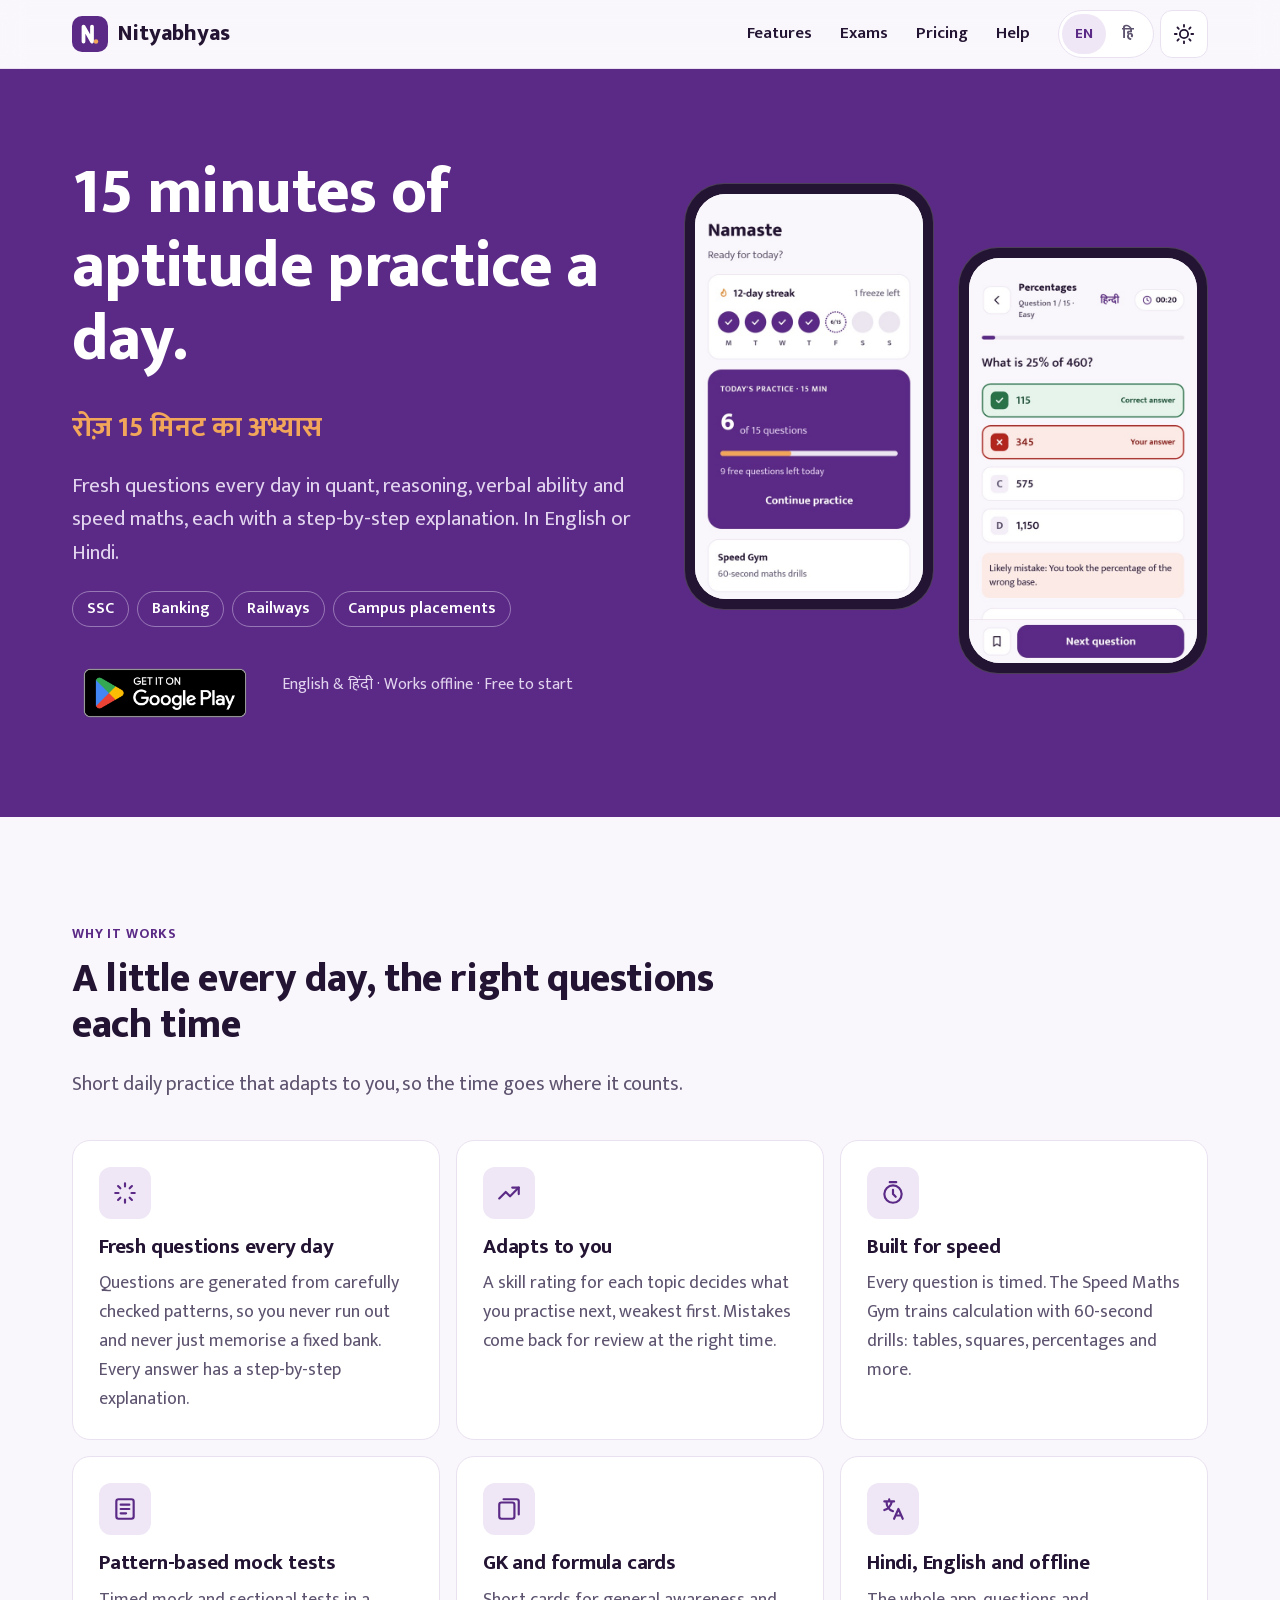
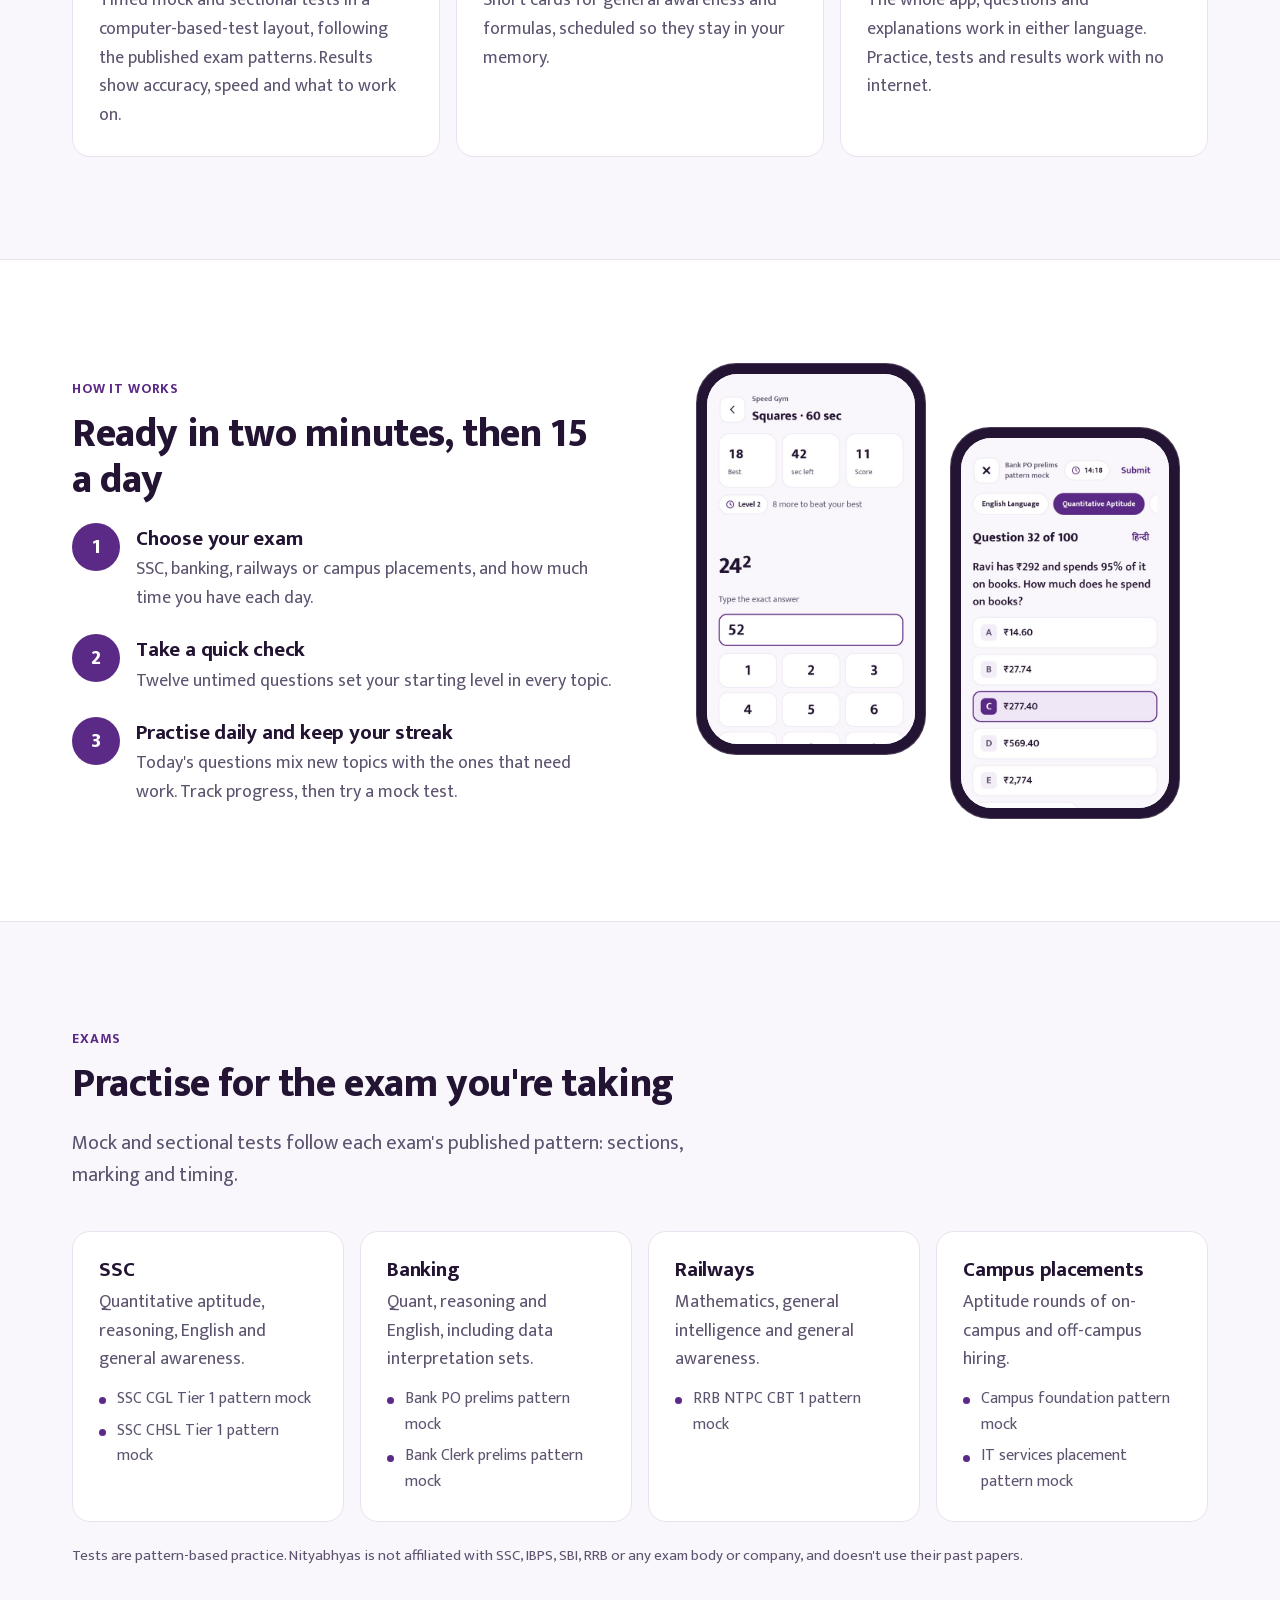
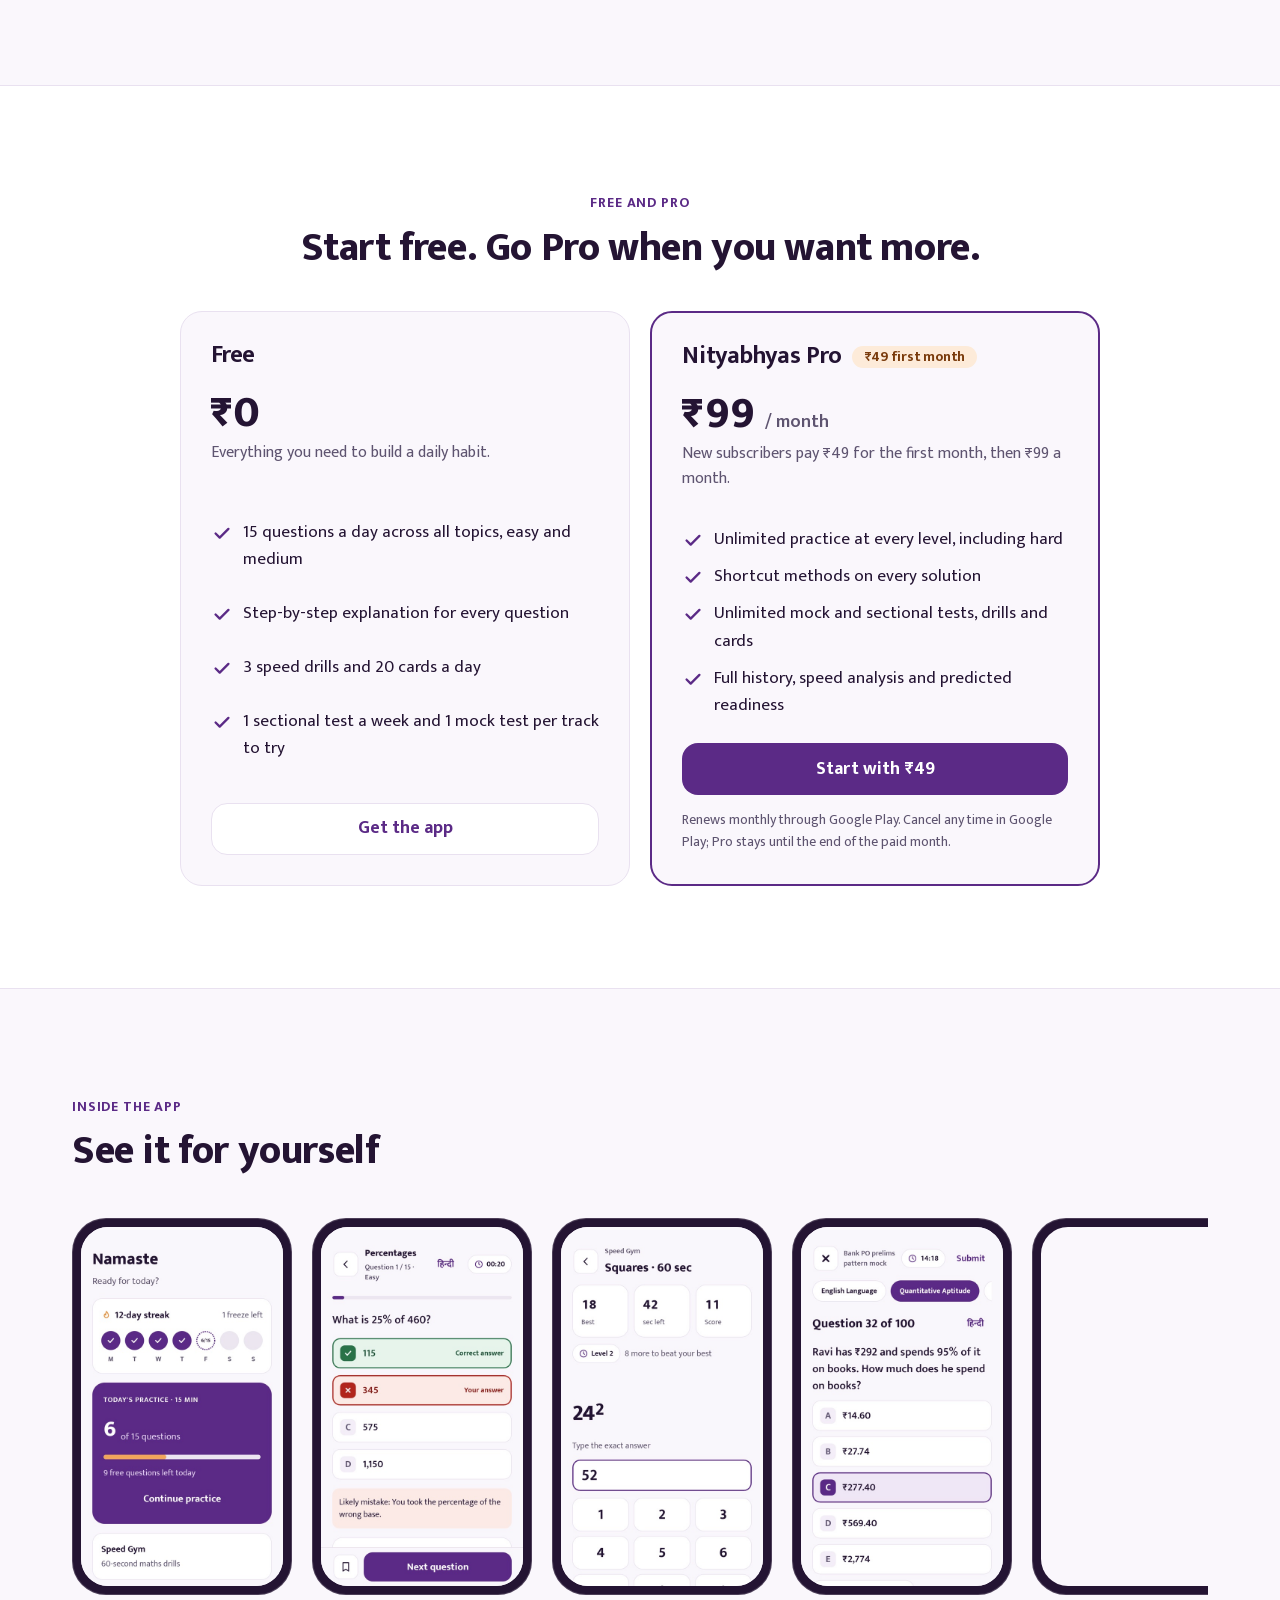
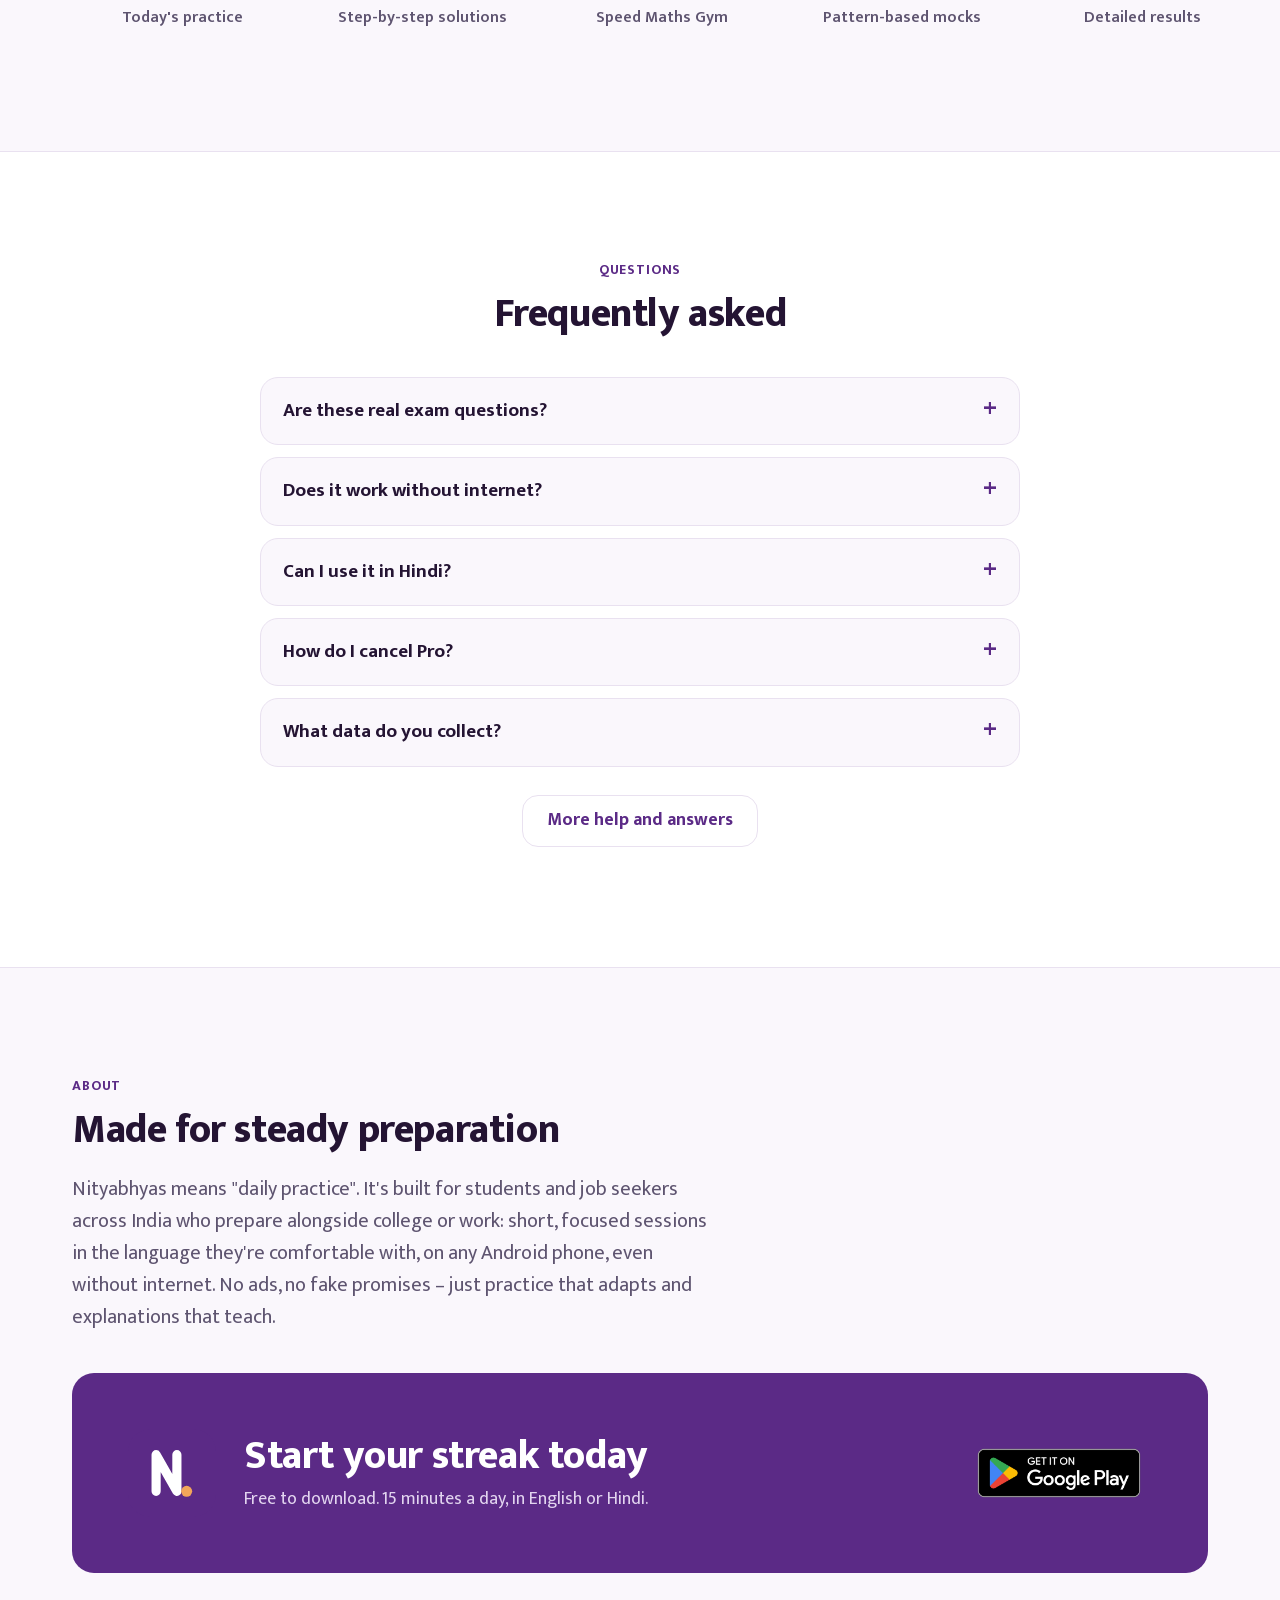
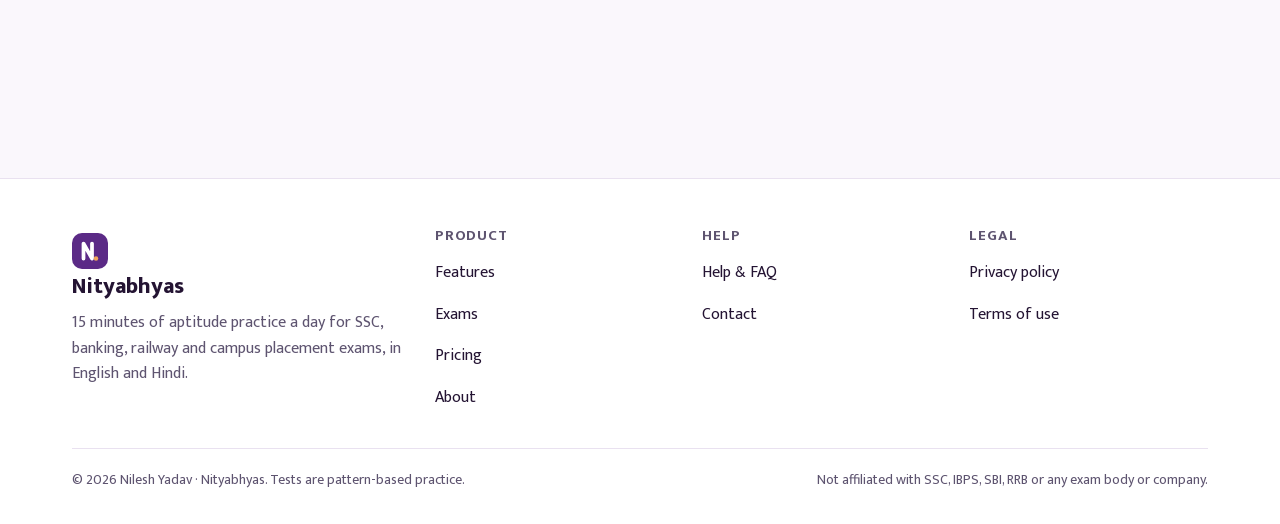
<file: index.html>
<!doctype html>
<html lang="en">
<head>
  <!-- @head -->
  <meta charset="utf-8">
  <meta name="viewport" content="width=device-width, initial-scale=1">
  <meta http-equiv="Content-Security-Policy" content="default-src 'self'; img-src 'self' data:; style-src 'self'; script-src 'self'; font-src 'self'; connect-src 'none'; frame-ancestors 'none'; base-uri 'self'; form-action 'none'">
  <meta name="referrer" content="strict-origin-when-cross-origin">
  <meta name="color-scheme" content="light dark">
  <meta name="theme-color" content="#5B2A86">
  <link rel="canonical" href="https://neal786y.github.io/nityabhyas/">
  <link rel="alternate" hreflang="en" href="https://neal786y.github.io/nityabhyas/">
  <link rel="alternate" hreflang="hi" href="https://neal786y.github.io/nityabhyas/hi/">
  <link rel="alternate" hreflang="x-default" href="https://neal786y.github.io/nityabhyas/">
  <meta property="og:type" content="website">
  <meta property="og:site_name" content="Nityabhyas">
  <meta property="og:url" content="https://neal786y.github.io/nityabhyas/">
  <meta property="og:image" content="https://neal786y.github.io/nityabhyas/images/og.png">
  <meta property="og:image:width" content="1024">
  <meta property="og:image:height" content="500">
  <meta property="og:locale" content="en_IN">
  <meta name="twitter:card" content="summary_large_image">
  <link rel="icon" href="images/app_logo.svg" type="image/svg+xml">
  <link rel="apple-touch-icon" href="images/icon-180.png">
  <link rel="icon" href="images/icon-32.png" sizes="32x32" type="image/png">
  <link rel="manifest" href="site.webmanifest">
  <link rel="preload" href="fonts/mukta-latin-800.woff2" as="font" type="font/woff2" crossorigin>
  <link rel="stylesheet" href="styles.css">
  <script src="theme.js"></script>
  <script src="script.js" defer></script>
  <!-- /@head -->
  <title>Nityabhyas – 15-minute daily aptitude practice for SSC, banking, railway and placement exams</title>
  <meta name="description" content="Fresh aptitude questions every day with step-by-step explanations, a Speed Maths Gym and pattern-based mock tests. English and Hindi. Works offline.">
  <meta property="og:title" content="Nityabhyas – 15 minutes of aptitude practice a day">
  <meta property="og:description" content="Quant, reasoning, verbal ability and speed maths for SSC, banking, railway and campus placement exams. English and Hindi.">
  <script type="application/ld+json">
  {
    "@context": "https://schema.org",
    "@type": "MobileApplication",
    "name": "Nityabhyas",
    "operatingSystem": "Android 8.0 or later",
    "applicationCategory": "EducationalApplication",
    "inLanguage": ["en", "hi"],
    "description": "15-minute daily aptitude practice for SSC, banking, railway and campus placement exams, in English and Hindi.",
    "downloadUrl": "https://play.google.com/store/apps/details?id=com.neal786y.nityabhyas",
    "offers": [
      { "@type": "Offer", "name": "Free", "price": "0", "priceCurrency": "INR" },
      { "@type": "Offer", "name": "Nityabhyas Pro (monthly)", "price": "99", "priceCurrency": "INR" }
    ]
  }
  </script>
</head>
<body>
  <!-- @header -->
  <a class="skip" href="#main">Skip to content</a>
  <header class="site-header">
    <div class="wrap">
      <a class="brand" href="./"><img src="images/app_logo.svg" alt="" width="36" height="36">Nityabhyas</a>
      <nav class="nav" id="site-nav" aria-label="Main">
        <a href="./#features">Features</a>
        <a href="./#exams">Exams</a>
        <a href="./#pricing">Pricing</a>
        <a href="support.html">Help</a>
        <button class="nav-theme theme-toggle" type="button" aria-pressed="false">Dark theme</button>
      </nav>
      <div class="tools">
        <div class="lang-switch" role="group" aria-label="Language">
          <span aria-current="true">EN</span>
          <a href="hi/" hreflang="hi" lang="hi" title="हिन्दी में देखें">हि</a>
        </div>
        <button class="icon-btn theme-toggle theme-toggle--bar" type="button" aria-label="Dark theme" aria-pressed="false">
          <svg class="sun" viewBox="0 0 24 24" fill="none" stroke="currentColor" stroke-width="2" stroke-linecap="round" aria-hidden="true"><circle cx="12" cy="12" r="4.5"/><path d="M12 2v2M12 20v2M4.9 4.9l1.4 1.4M17.7 17.7l1.4 1.4M2 12h2M20 12h2M4.9 19.1l1.4-1.4M17.7 6.3l1.4-1.4"/></svg>
          <svg class="moon" viewBox="0 0 24 24" fill="none" stroke="currentColor" stroke-width="2" stroke-linecap="round" stroke-linejoin="round" aria-hidden="true"><path d="M20 14.5A8.5 8.5 0 0 1 9.5 4a8.5 8.5 0 1 0 10.5 10.5z"/></svg>
        </button>
        <button class="icon-btn menu-btn" type="button" aria-label="Menu" aria-expanded="false" aria-controls="site-nav">
          <svg viewBox="0 0 24 24" fill="none" stroke="currentColor" stroke-width="2" stroke-linecap="round" aria-hidden="true"><path d="M4 7h16M4 12h16M4 17h16"/></svg>
        </button>
      </div>
    </div>
  </header>
  <!-- /@header -->

  <main id="main">
    <section class="hero">
      <div class="wrap">
        <div>
          <h1>15 minutes of aptitude practice a day.</h1>
          <p class="tagline-hi" lang="hi">रोज़ 15 मिनट का अभ्यास</p>
          <p class="lead">Fresh questions every day in quant, reasoning, verbal ability and speed maths, each with a step-by-step explanation. In English or Hindi.</p>
          <ul class="chips" aria-label="Exams">
            <li>SSC</li><li>Banking</li><li>Railways</li><li>Campus placements</li>
          </ul>
          <div class="cta">
            <a class="play-badge" href="https://play.google.com/store/apps/details?id=com.neal786y.nityabhyas"><img src="images/google-play-badge.png" alt="Get it on Google Play" width="646" height="250"></a>
            <p class="cta-note"><span>English &amp; हिंदी</span> · <span>Works offline</span> · <span>Free to start</span></p>
          </div>
        </div>
        <div class="phones">
          <div class="phone"><img src="images/shots/en/home.jpg" alt="Home screen: today's practice, streak and free questions left" width="540" height="960" fetchpriority="high"></div>
          <div class="phone phone--back"><img src="images/shots/en/practice.jpg" alt="A practice question with its step-by-step solution" width="540" height="960"></div>
        </div>
      </div>
    </section>

    <section class="section" id="features" aria-labelledby="features-title">
      <div class="wrap">
        <div class="section-head">
          <span class="eyebrow">Why it works</span>
          <h2 id="features-title">A little every day, the right questions each time</h2>
          <p class="lead">Short daily practice that adapts to you, so the time goes where it counts.</p>
        </div>
        <div class="grid grid--3">
          <article class="card">
            <div class="tile"><svg viewBox="0 0 24 24" fill="none" stroke="currentColor" stroke-width="2" stroke-linecap="round" stroke-linejoin="round" aria-hidden="true"><path d="M12 3v3M12 18v3M3 12h3M18 12h3M5.6 5.6l2.1 2.1M16.3 16.3l2.1 2.1M5.6 18.4l2.1-2.1M16.3 7.7l2.1-2.1"/></svg></div>
            <h3>Fresh questions every day</h3>
            <p>Questions are generated from carefully checked patterns, so you never run out and never just memorise a fixed bank. Every answer has a step-by-step explanation.</p>
          </article>
          <article class="card">
            <div class="tile"><svg viewBox="0 0 24 24" fill="none" stroke="currentColor" stroke-width="2" stroke-linecap="round" stroke-linejoin="round" aria-hidden="true"><path d="M3 17l6-6 4 4 8-8"/><path d="M15 7h6v6"/></svg></div>
            <h3>Adapts to you</h3>
            <p>A skill rating for each topic decides what you practise next, weakest first. Mistakes come back for review at the right time.</p>
          </article>
          <article class="card">
            <div class="tile"><svg viewBox="0 0 24 24" fill="none" stroke="currentColor" stroke-width="2" stroke-linecap="round" stroke-linejoin="round" aria-hidden="true"><circle cx="12" cy="13" r="8"/><path d="M12 9v4l2.5 2.5M9 2h6"/></svg></div>
            <h3>Built for speed</h3>
            <p>Every question is timed. The Speed Maths Gym trains calculation with 60-second drills: tables, squares, percentages and more.</p>
          </article>
          <article class="card">
            <div class="tile"><svg viewBox="0 0 24 24" fill="none" stroke="currentColor" stroke-width="2" stroke-linecap="round" stroke-linejoin="round" aria-hidden="true"><rect x="4" y="3" width="16" height="18" rx="2"/><path d="M8 8h8M8 12h8M8 16h5"/></svg></div>
            <h3>Pattern-based mock tests</h3>
            <p>Timed mock and sectional tests in a computer-based-test layout, following the published exam patterns. Results show accuracy, speed and what to work on.</p>
          </article>
          <article class="card">
            <div class="tile"><svg viewBox="0 0 24 24" fill="none" stroke="currentColor" stroke-width="2" stroke-linecap="round" stroke-linejoin="round" aria-hidden="true"><rect x="3" y="6" width="14" height="15" rx="2"/><path d="M7 3h12a2 2 0 0 1 2 2v12"/></svg></div>
            <h3>GK and formula cards</h3>
            <p>Short cards for general awareness and formulas, scheduled so they stay in your memory.</p>
          </article>
          <article class="card">
            <div class="tile"><svg viewBox="0 0 24 24" fill="none" stroke="currentColor" stroke-width="2" stroke-linecap="round" stroke-linejoin="round" aria-hidden="true"><path d="M4 5h9M8.5 3v2M6 5c0 5 3 8 6 9M11 5c-1 4-4 7-7 8"/><path d="M13 21l4-9 4 9M14.5 18h5"/></svg></div>
            <h3>Hindi, English and offline</h3>
            <p>The whole app, questions and explanations work in either language. Practice, tests and results work with no internet.</p>
          </article>
        </div>
      </div>
    </section>

    <section class="section section--alt" aria-labelledby="how-title">
      <div class="wrap steps">
        <div>
          <span class="eyebrow">How it works</span>
          <h2 id="how-title">Ready in two minutes, then 15 a day</h2>
          <ol>
            <li><div><h3>Choose your exam</h3><p>SSC, banking, railways or campus placements, and how much time you have each day.</p></div></li>
            <li><div><h3>Take a quick check</h3><p>Twelve untimed questions set your starting level in every topic.</p></div></li>
            <li><div><h3>Practise daily and keep your streak</h3><p>Today's questions mix new topics with the ones that need work. Track progress, then try a mock test.</p></div></li>
          </ol>
        </div>
        <div class="phones">
          <div class="phone"><img src="images/shots/en/speed-gym.jpg" alt="Speed Maths Gym: a 60-second drill with level and score" width="540" height="960" loading="lazy"></div>
          <div class="phone phone--back"><img src="images/shots/en/mock-test.jpg" alt="A mock test in a computer-based-test layout with a question palette" width="540" height="960" loading="lazy"></div>
        </div>
      </div>
    </section>

    <section class="section" id="exams" aria-labelledby="exams-title">
      <div class="wrap">
        <div class="section-head">
          <span class="eyebrow">Exams</span>
          <h2 id="exams-title">Practise for the exam you're taking</h2>
          <p class="lead">Mock and sectional tests follow each exam's published pattern: sections, marking and timing.</p>
        </div>
        <div class="grid grid--4">
          <article class="card exam">
            <h3>SSC</h3>
            <p>Quantitative aptitude, reasoning, English and general awareness.</p>
            <ul><li>SSC CGL Tier 1 pattern mock</li><li>SSC CHSL Tier 1 pattern mock</li></ul>
          </article>
          <article class="card exam">
            <h3>Banking</h3>
            <p>Quant, reasoning and English, including data interpretation sets.</p>
            <ul><li>Bank PO prelims pattern mock</li><li>Bank Clerk prelims pattern mock</li></ul>
          </article>
          <article class="card exam">
            <h3>Railways</h3>
            <p>Mathematics, general intelligence and general awareness.</p>
            <ul><li>RRB NTPC CBT 1 pattern mock</li></ul>
          </article>
          <article class="card exam">
            <h3>Campus placements</h3>
            <p>Aptitude rounds of on-campus and off-campus hiring.</p>
            <ul><li>Campus foundation pattern mock</li><li>IT services placement pattern mock</li></ul>
          </article>
        </div>
        <p class="note">Tests are pattern-based practice. Nityabhyas is not affiliated with SSC, IBPS, SBI, RRB or any exam body or company, and doesn't use their past papers.</p>
      </div>
    </section>

    <section class="section section--alt" id="pricing" aria-labelledby="pricing-title">
      <div class="wrap">
        <div class="section-head center">
          <span class="eyebrow">Free and Pro</span>
          <h2 id="pricing-title">Start free. Go Pro when you want more.</h2>
        </div>
        <div class="plans">
          <article class="plan">
            <h3>Free</h3>
            <p class="price tnum">₹0</p>
            <p class="price-note">Everything you need to build a daily habit.</p>
            <ul class="checks">
              <li><svg viewBox="0 0 24 24" fill="none" stroke="currentColor" stroke-width="2.5" stroke-linecap="round" stroke-linejoin="round" aria-hidden="true"><path d="M5 12.5l4.5 4.5L19 7.5"/></svg><span>15 questions a day across all topics, easy and medium</span></li>
              <li><svg viewBox="0 0 24 24" fill="none" stroke="currentColor" stroke-width="2.5" stroke-linecap="round" stroke-linejoin="round" aria-hidden="true"><path d="M5 12.5l4.5 4.5L19 7.5"/></svg><span>Step-by-step explanation for every question</span></li>
              <li><svg viewBox="0 0 24 24" fill="none" stroke="currentColor" stroke-width="2.5" stroke-linecap="round" stroke-linejoin="round" aria-hidden="true"><path d="M5 12.5l4.5 4.5L19 7.5"/></svg><span>3 speed drills and 20 cards a day</span></li>
              <li><svg viewBox="0 0 24 24" fill="none" stroke="currentColor" stroke-width="2.5" stroke-linecap="round" stroke-linejoin="round" aria-hidden="true"><path d="M5 12.5l4.5 4.5L19 7.5"/></svg><span>1 sectional test a week and 1 mock test per track to try</span></li>
            </ul>
            <a class="btn btn--secondary" href="https://play.google.com/store/apps/details?id=com.neal786y.nityabhyas">Get the app</a>
          </article>
          <article class="plan plan--pro">
            <h3>Nityabhyas Pro <span class="reward-pill">₹49 first month</span></h3>
            <p class="price tnum">₹99 <small>/ month</small></p>
            <p class="price-note">New subscribers pay ₹49 for the first month, then ₹99 a month.</p>
            <ul class="checks">
              <li><svg viewBox="0 0 24 24" fill="none" stroke="currentColor" stroke-width="2.5" stroke-linecap="round" stroke-linejoin="round" aria-hidden="true"><path d="M5 12.5l4.5 4.5L19 7.5"/></svg><span>Unlimited practice at every level, including hard</span></li>
              <li><svg viewBox="0 0 24 24" fill="none" stroke="currentColor" stroke-width="2.5" stroke-linecap="round" stroke-linejoin="round" aria-hidden="true"><path d="M5 12.5l4.5 4.5L19 7.5"/></svg><span>Shortcut methods on every solution</span></li>
              <li><svg viewBox="0 0 24 24" fill="none" stroke="currentColor" stroke-width="2.5" stroke-linecap="round" stroke-linejoin="round" aria-hidden="true"><path d="M5 12.5l4.5 4.5L19 7.5"/></svg><span>Unlimited mock and sectional tests, drills and cards</span></li>
              <li><svg viewBox="0 0 24 24" fill="none" stroke="currentColor" stroke-width="2.5" stroke-linecap="round" stroke-linejoin="round" aria-hidden="true"><path d="M5 12.5l4.5 4.5L19 7.5"/></svg><span>Full history, speed analysis and predicted readiness</span></li>
            </ul>
            <a class="btn btn--primary" href="https://play.google.com/store/apps/details?id=com.neal786y.nityabhyas">Start with ₹49</a>
            <p class="fine">Renews monthly through Google Play. Cancel any time in Google Play; Pro stays until the end of the paid month.</p>
          </article>
        </div>
      </div>
    </section>

    <section class="section" aria-labelledby="shots-title">
      <div class="wrap">
        <div class="section-head">
          <span class="eyebrow">Inside the app</span>
          <h2 id="shots-title">See it for yourself</h2>
        </div>
        <div class="shots" tabindex="0" role="region" aria-label="App screenshots, scroll sideways">
          <figure><div class="phone"><img src="images/shots/en/home.jpg" alt="Home with today's practice and streak" width="540" height="960" loading="lazy"></div><figcaption>Today's practice</figcaption></figure>
          <figure><div class="phone"><img src="images/shots/en/practice.jpg" alt="Practice question with explanation" width="540" height="960" loading="lazy"></div><figcaption>Step-by-step solutions</figcaption></figure>
          <figure><div class="phone"><img src="images/shots/en/speed-gym.jpg" alt="Speed Maths Gym drill" width="540" height="960" loading="lazy"></div><figcaption>Speed Maths Gym</figcaption></figure>
          <figure><div class="phone"><img src="images/shots/en/mock-test.jpg" alt="Mock test with question palette" width="540" height="960" loading="lazy"></div><figcaption>Pattern-based mocks</figcaption></figure>
          <figure><div class="phone"><img src="images/shots/en/results.jpg" alt="Test result with marks, accuracy and time" width="540" height="960" loading="lazy"></div><figcaption>Detailed results</figcaption></figure>
          <figure><div class="phone"><img src="images/shots/en/progress.jpg" alt="Progress with streak and topic strength" width="540" height="960" loading="lazy"></div><figcaption>Your progress</figcaption></figure>
        </div>
      </div>
    </section>

    <section class="section section--alt" aria-labelledby="faq-title">
      <div class="wrap">
        <div class="section-head center">
          <span class="eyebrow">Questions</span>
          <h2 id="faq-title">Frequently asked</h2>
        </div>
        <div class="faq">
          <details><summary>Are these real exam questions?</summary><p>No. Questions are created from checked patterns that follow each exam's published syllabus and style, so they are fresh every day. Nityabhyas doesn't use past papers and isn't affiliated with any exam body.</p></details>
          <details><summary>Does it work without internet?</summary><p>Yes. Practice, tests, cards and results all work offline. You need internet only to buy or restore Pro.</p></details>
          <details><summary>Can I use it in Hindi?</summary><p>Yes. The whole app, every question and explanation, works in Hindi and English. You can switch any time, even in the middle of a test.</p></details>
          <details><summary>How do I cancel Pro?</summary><p>Open Google Play → Payments &amp; subscriptions → Subscriptions → Nityabhyas Pro, and tap Cancel. Pro stays until the end of the month you paid for.</p></details>
          <details><summary>What data do you collect?</summary><p>Your practice stays on your phone. The app sends anonymous usage and crash data (no name, email or advertising ID) to improve it; turn it off any time in Settings. Read the <a href="privacy.html">privacy policy</a>.</p></details>
        </div>
        <p class="more"><a class="btn btn--secondary" href="support.html">More help and answers</a></p>
      </div>
    </section>

    <section class="section" id="about" aria-labelledby="about-title">
      <div class="wrap">
        <div class="section-head">
          <span class="eyebrow">About</span>
          <h2 id="about-title">Made for steady preparation</h2>
          <p class="lead">Nityabhyas means "daily practice". It's built for students and job seekers across India who prepare alongside college or work: short, focused sessions in the language they're comfortable with, on any Android phone, even without internet. No ads, no fake promises – just practice that adapts and explanations that teach.</p>
        </div>
        <div class="cta-band">
          <img class="icon" src="images/app_logo.svg" alt="" width="88" height="88">
          <div>
            <h2>Start your streak today</h2>
            <p>Free to download. 15 minutes a day, in English or Hindi.</p>
          </div>
          <a class="play-badge" href="https://play.google.com/store/apps/details?id=com.neal786y.nityabhyas"><img src="images/google-play-badge.png" alt="Get it on Google Play" width="646" height="250" loading="lazy"></a>
        </div>
      </div>
    </section>
  </main>

  <!-- @footer -->
  <footer class="site-footer">
    <div class="wrap">
      <div class="cols">
        <div>
          <a class="brand" href="./"><img src="images/app_logo.svg" alt="" width="36" height="36">Nityabhyas</a>
          <p class="about">15 minutes of aptitude practice a day for SSC, banking, railway and campus placement exams, in English and Hindi.</p>
        </div>
        <div>
          <h2>Product</h2>
          <ul>
            <li><a href="./#features">Features</a></li>
            <li><a href="./#exams">Exams</a></li>
            <li><a href="./#pricing">Pricing</a></li>
            <li><a href="./#about">About</a></li>
          </ul>
        </div>
        <div>
          <h2>Help</h2>
          <ul>
            <li><a href="support.html">Help &amp; FAQ</a></li>
            <li><a href="support.html#contact">Contact</a></li>
          </ul>
        </div>
        <div>
          <h2>Legal</h2>
          <ul>
            <li><a href="privacy.html">Privacy policy</a></li>
            <li><a href="terms.html">Terms of use</a></li>
          </ul>
        </div>
      </div>
      <div class="legal-line">
        <span>© 2026 Nilesh Yadav · Nityabhyas. Tests are pattern-based practice.</span>
        <span>Not affiliated with SSC, IBPS, SBI, RRB or any exam body or company.</span>
      </div>
    </div>
  </footer>
  <!-- /@footer -->
</body>
</html>
</file>
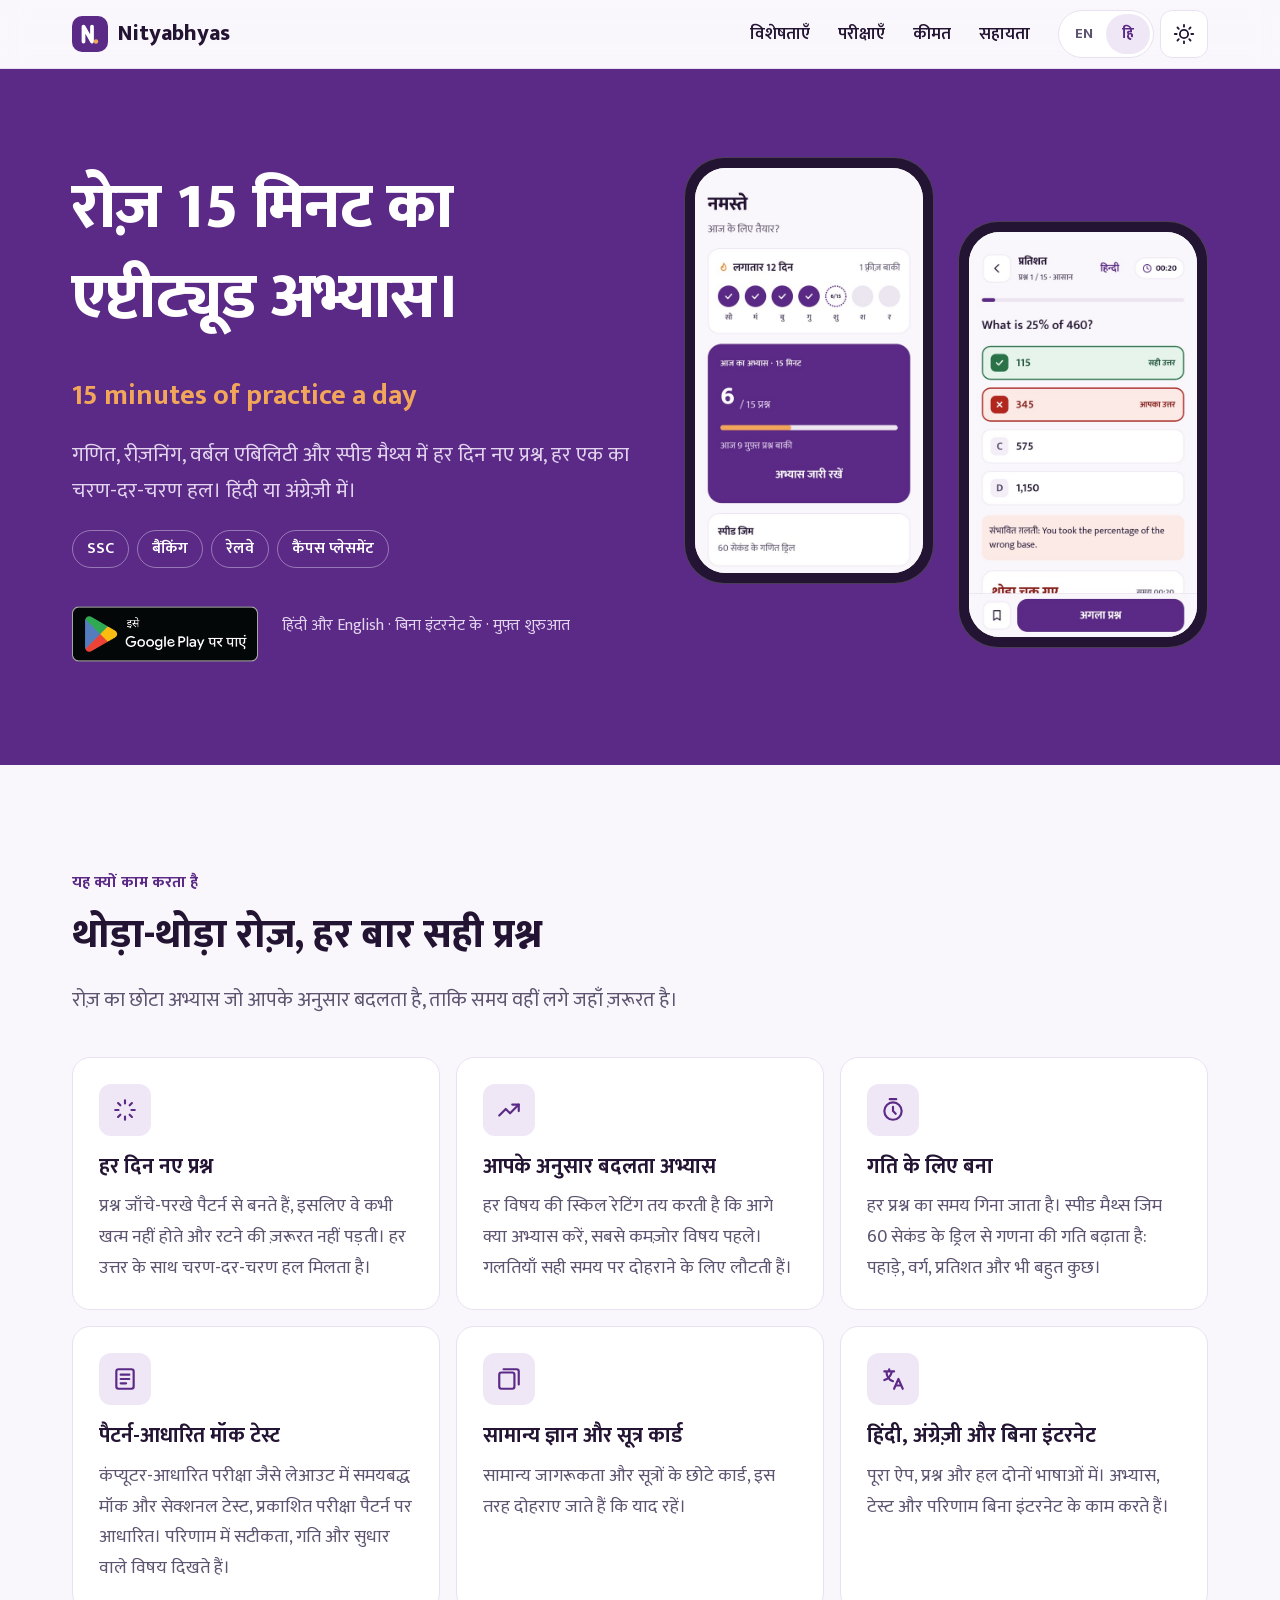
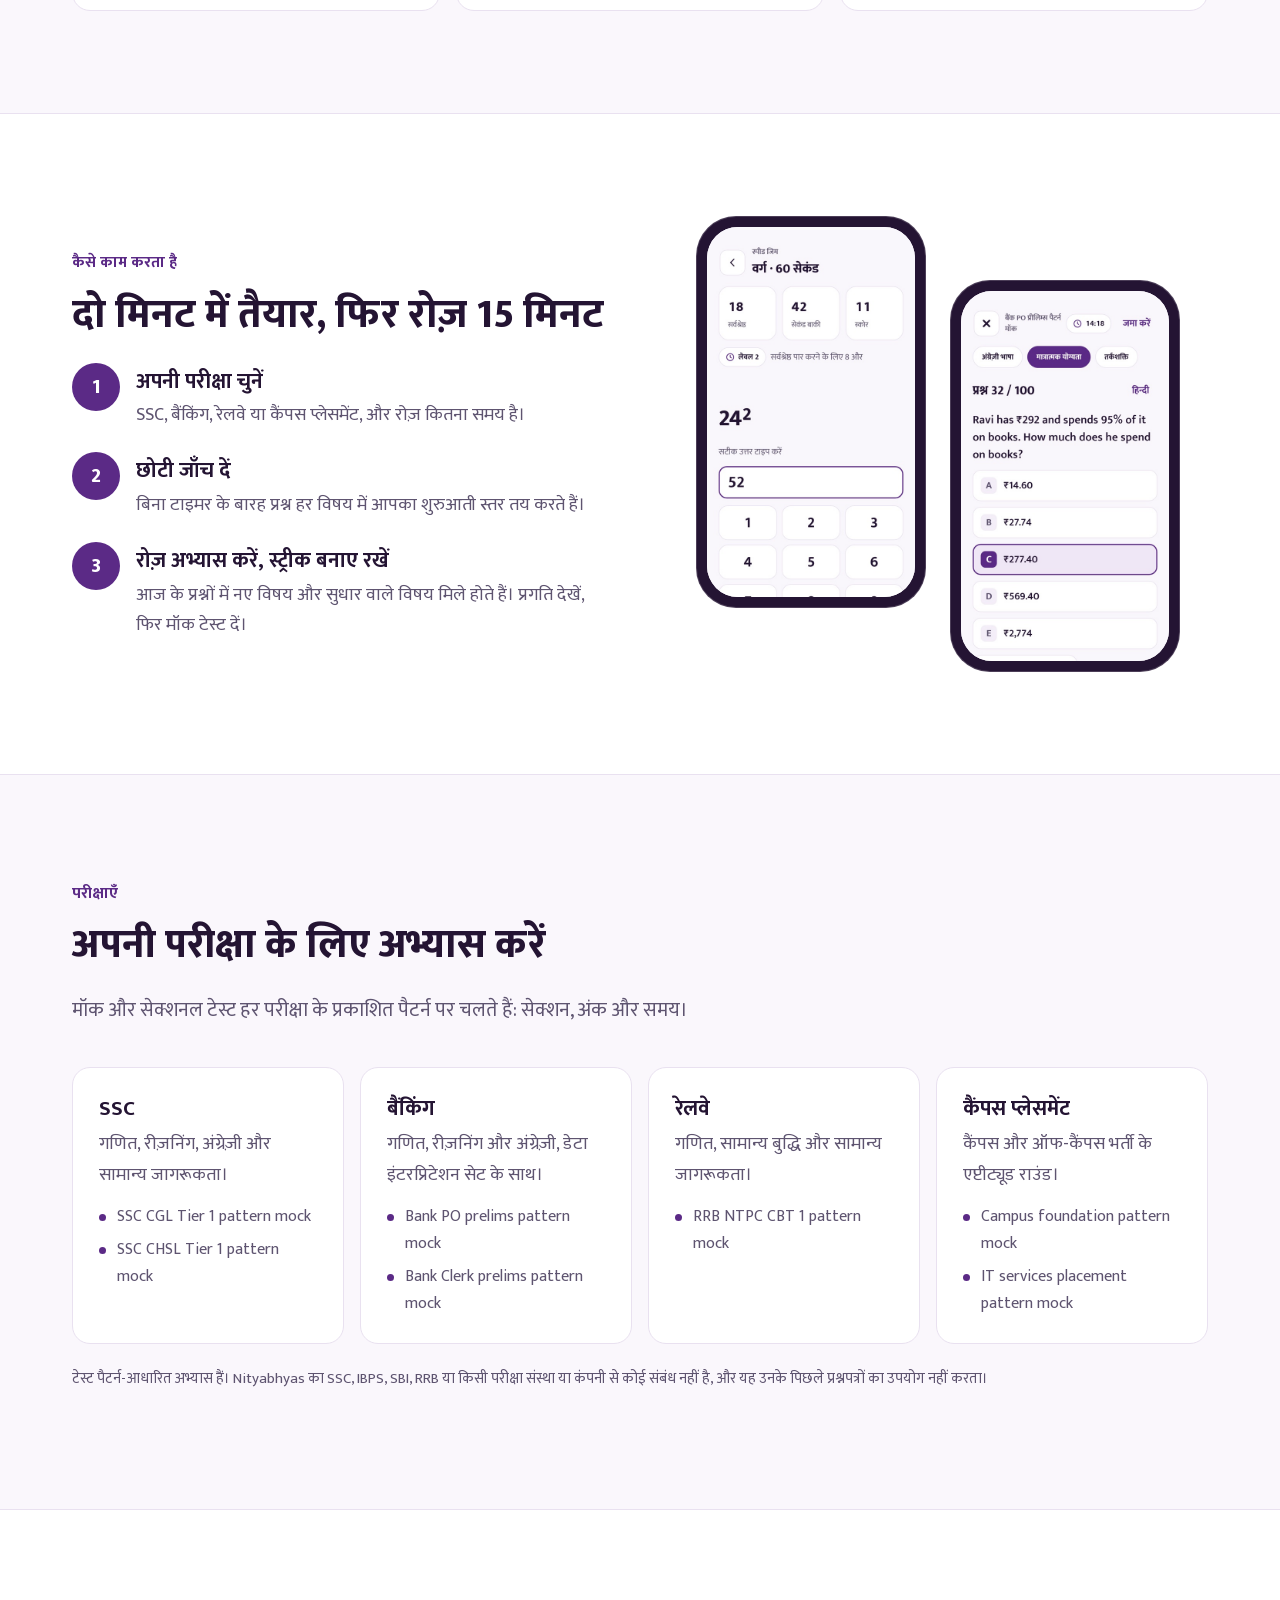
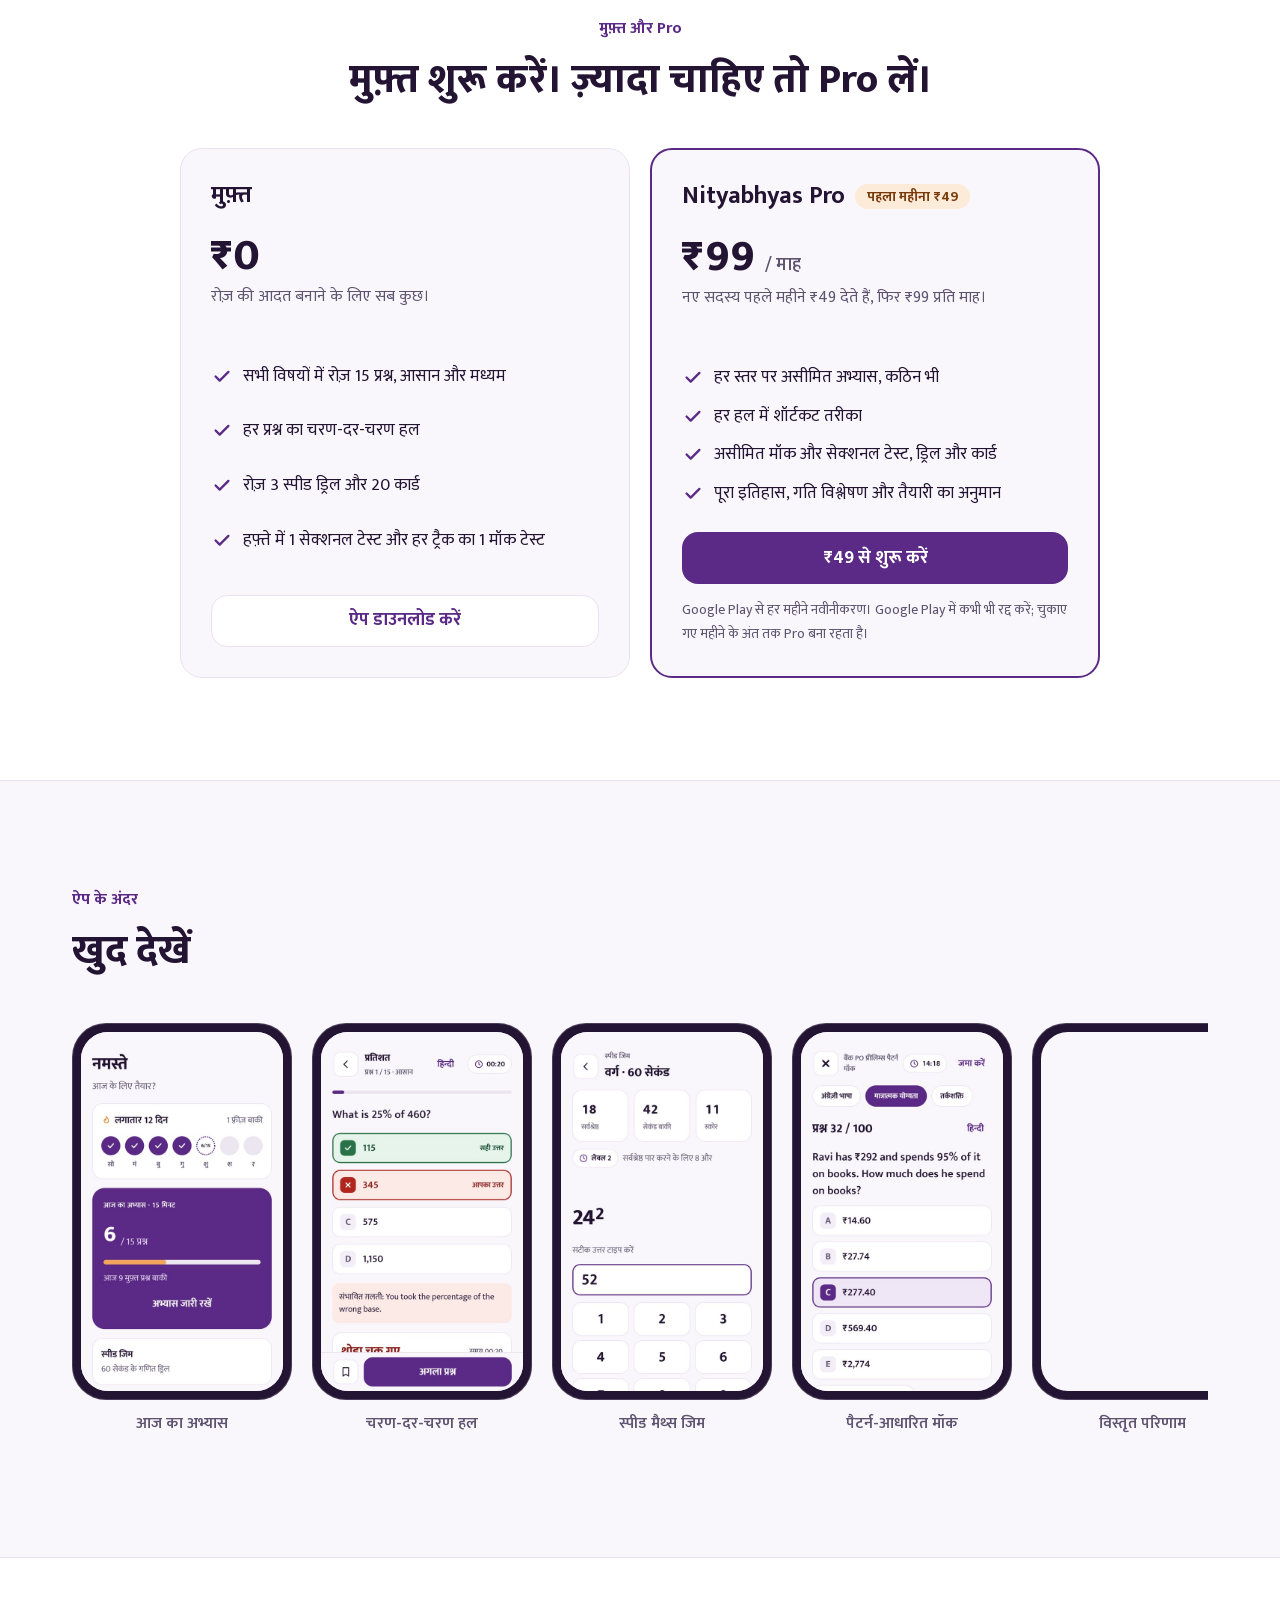
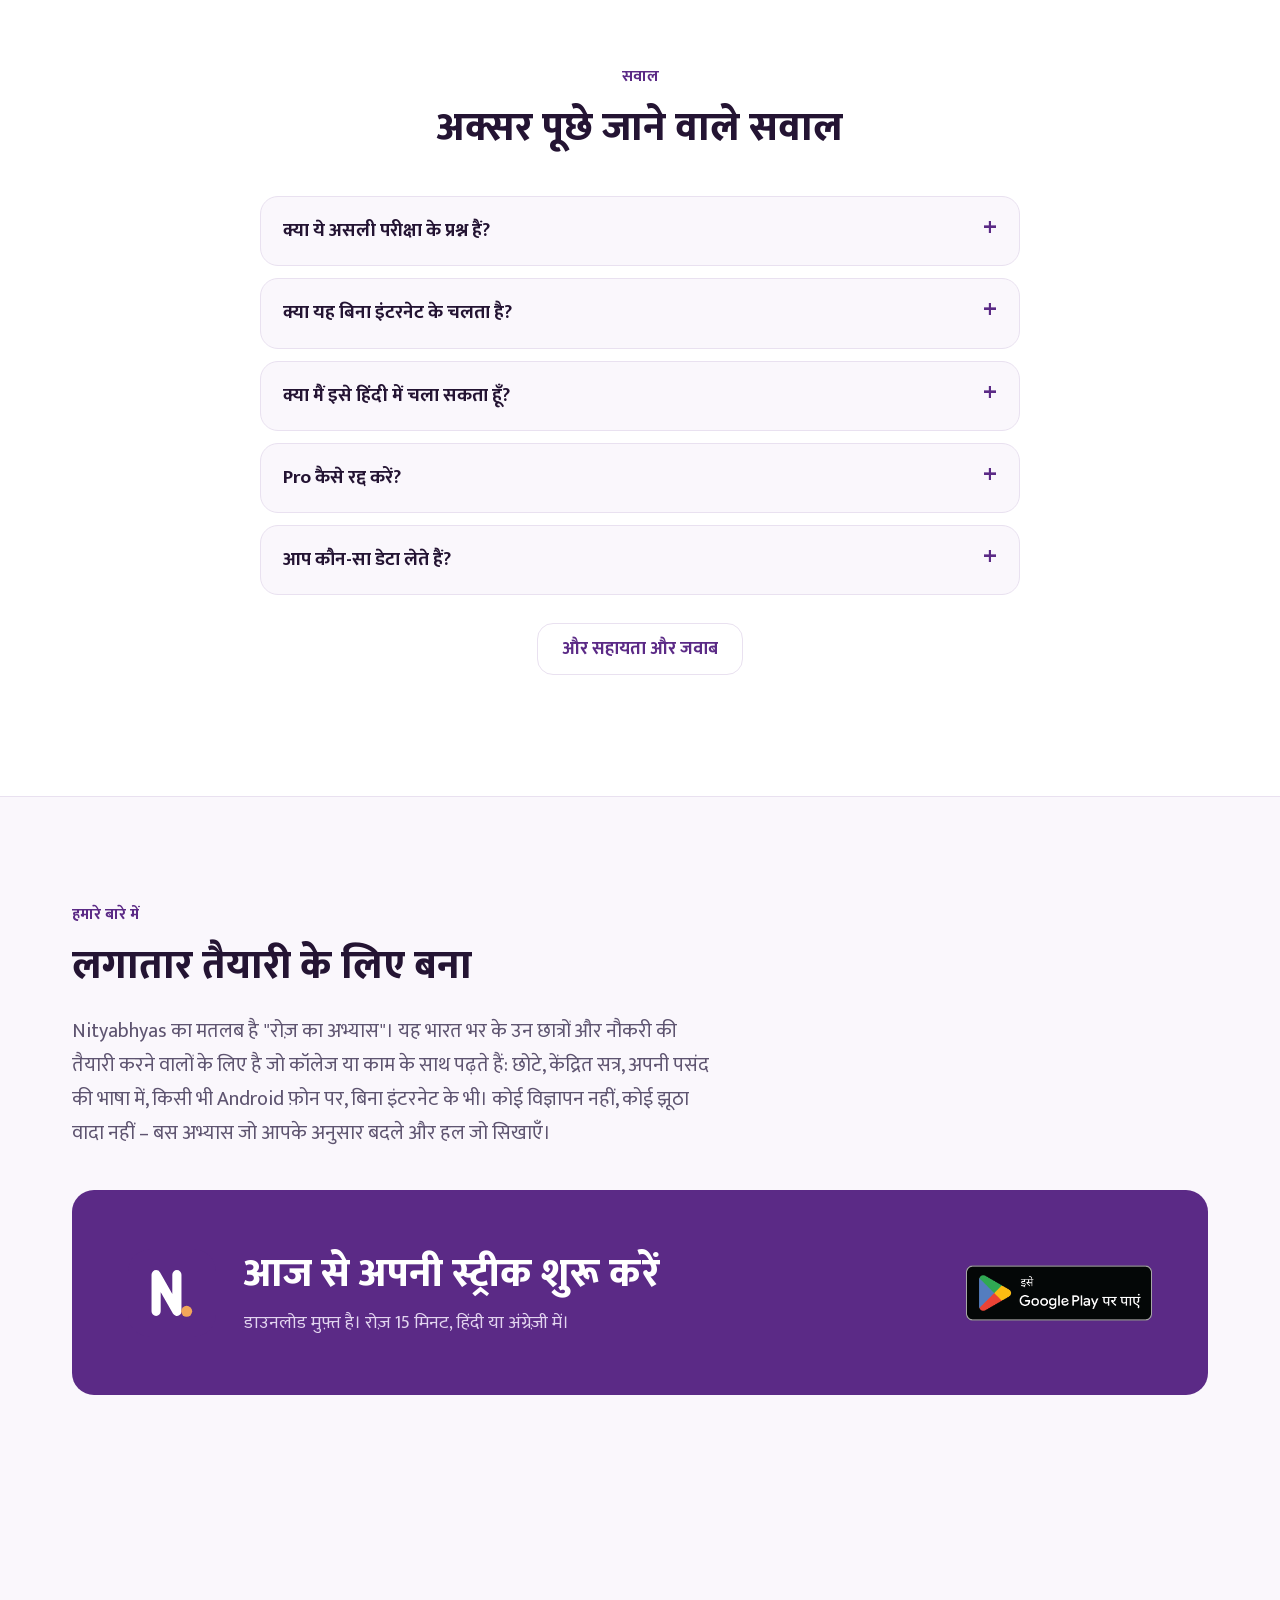
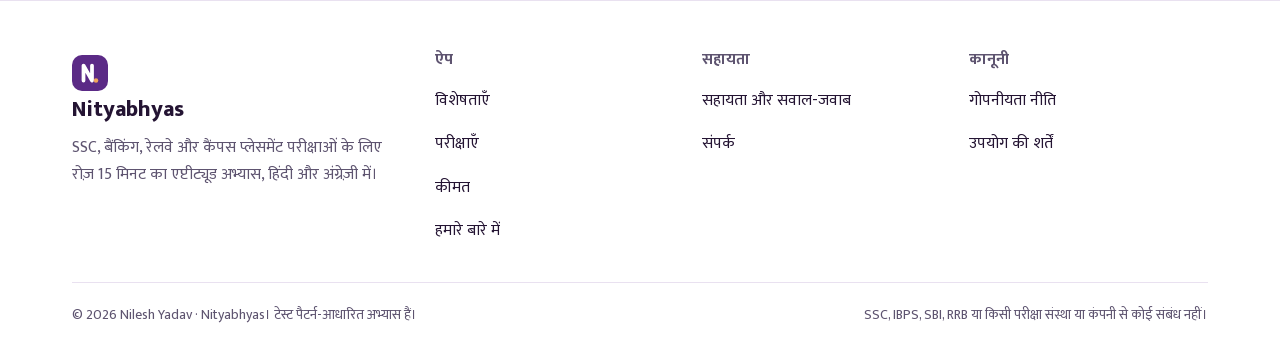
<file: hi/index.html>
<!doctype html>
<html lang="hi">
<head>
  <!-- TODO-HI-REVIEW: whole page -->
  <!-- @head -->
  <meta charset="utf-8">
  <meta name="viewport" content="width=device-width, initial-scale=1">
  <meta http-equiv="Content-Security-Policy" content="default-src 'self'; img-src 'self' data:; style-src 'self'; script-src 'self'; font-src 'self'; connect-src 'none'; frame-ancestors 'none'; base-uri 'self'; form-action 'none'">
  <meta name="referrer" content="strict-origin-when-cross-origin">
  <meta name="color-scheme" content="light dark">
  <meta name="theme-color" content="#5B2A86">
  <link rel="canonical" href="https://neal786y.github.io/nityabhyas/hi/">
  <link rel="alternate" hreflang="en" href="https://neal786y.github.io/nityabhyas/">
  <link rel="alternate" hreflang="hi" href="https://neal786y.github.io/nityabhyas/hi/">
  <link rel="alternate" hreflang="x-default" href="https://neal786y.github.io/nityabhyas/">
  <meta property="og:type" content="website">
  <meta property="og:site_name" content="Nityabhyas">
  <meta property="og:url" content="https://neal786y.github.io/nityabhyas/hi/">
  <meta property="og:image" content="https://neal786y.github.io/nityabhyas/images/og.png">
  <meta property="og:image:width" content="1024">
  <meta property="og:image:height" content="500">
  <meta property="og:locale" content="hi_IN">
  <meta name="twitter:card" content="summary_large_image">
  <link rel="icon" href="../images/app_logo.svg" type="image/svg+xml">
  <link rel="apple-touch-icon" href="../images/icon-180.png">
  <link rel="icon" href="../images/icon-32.png" sizes="32x32" type="image/png">
  <link rel="manifest" href="../site.webmanifest">
  <link rel="preload" href="../fonts/mukta-latin-800.woff2" as="font" type="font/woff2" crossorigin>
  <link rel="stylesheet" href="../styles.css">
  <script src="../theme.js"></script>
  <script src="../script.js" defer></script>
  <!-- /@head -->
  <title>Nityabhyas – SSC, बैंकिंग, रेलवे और प्लेसमेंट परीक्षा के लिए रोज़ 15 मिनट एप्टीट्यूड अभ्यास</title>
  <meta name="description" content="हर दिन नए एप्टीट्यूड प्रश्न, चरण-दर-चरण हल, स्पीड मैथ्स जिम और पैटर्न-आधारित मॉक टेस्ट। हिंदी और अंग्रेज़ी में। बिना इंटरनेट के चलता है।">
  <meta property="og:title" content="Nityabhyas – रोज़ 15 मिनट का एप्टीट्यूड अभ्यास">
  <meta property="og:description" content="SSC, बैंकिंग, रेलवे और कैंपस प्लेसमेंट परीक्षाओं के लिए गणित, रीज़निंग, वर्बल एबिलिटी और स्पीड मैथ्स। हिंदी और अंग्रेज़ी में।">
  <script type="application/ld+json">
  {
    "@context": "https://schema.org",
    "@type": "MobileApplication",
    "name": "Nityabhyas",
    "operatingSystem": "Android 8.0 या नया",
    "applicationCategory": "EducationalApplication",
    "inLanguage": ["hi", "en"],
    "description": "SSC, बैंकिंग, रेलवे और कैंपस प्लेसमेंट परीक्षाओं के लिए रोज़ 15 मिनट का एप्टीट्यूड अभ्यास, हिंदी और अंग्रेज़ी में।",
    "downloadUrl": "https://play.google.com/store/apps/details?id=com.neal786y.nityabhyas&hl=hi",
    "offers": [
      { "@type": "Offer", "name": "मुफ़्त", "price": "0", "priceCurrency": "INR" },
      { "@type": "Offer", "name": "Nityabhyas Pro (मासिक)", "price": "99", "priceCurrency": "INR" }
    ]
  }
  </script>
</head>
<body>
  <!-- @header -->
  <a class="skip" href="#main">सामग्री पर जाएँ</a>
  <header class="site-header">
    <div class="wrap">
      <a class="brand" href="../hi/"><img src="../images/app_logo.svg" alt="" width="36" height="36">Nityabhyas</a>
      <nav class="nav" id="site-nav" aria-label="मुख्य">
        <a href="../hi/#features">विशेषताएँ</a>
        <a href="../hi/#exams">परीक्षाएँ</a>
        <a href="../hi/#pricing">कीमत</a>
        <a href="../hi/support.html">सहायता</a>
        <button class="nav-theme theme-toggle" type="button" aria-pressed="false">डार्क थीम</button>
      </nav>
      <div class="tools">
        <div class="lang-switch" role="group" aria-label="भाषा">
          <a href="../" hreflang="en" lang="en" title="View in English">EN</a>
          <span aria-current="true">हि</span>
        </div>
        <button class="icon-btn theme-toggle theme-toggle--bar" type="button" aria-label="डार्क थीम" aria-pressed="false">
          <svg class="sun" viewBox="0 0 24 24" fill="none" stroke="currentColor" stroke-width="2" stroke-linecap="round" aria-hidden="true"><circle cx="12" cy="12" r="4.5"/><path d="M12 2v2M12 20v2M4.9 4.9l1.4 1.4M17.7 17.7l1.4 1.4M2 12h2M20 12h2M4.9 19.1l1.4-1.4M17.7 6.3l1.4-1.4"/></svg>
          <svg class="moon" viewBox="0 0 24 24" fill="none" stroke="currentColor" stroke-width="2" stroke-linecap="round" stroke-linejoin="round" aria-hidden="true"><path d="M20 14.5A8.5 8.5 0 0 1 9.5 4a8.5 8.5 0 1 0 10.5 10.5z"/></svg>
        </button>
        <button class="icon-btn menu-btn" type="button" aria-label="मेनू" aria-expanded="false" aria-controls="site-nav">
          <svg viewBox="0 0 24 24" fill="none" stroke="currentColor" stroke-width="2" stroke-linecap="round" aria-hidden="true"><path d="M4 7h16M4 12h16M4 17h16"/></svg>
        </button>
      </div>
    </div>
  </header>
  <!-- /@header -->

  <main id="main">
    <section class="hero">
      <div class="wrap">
        <div>
          <h1>रोज़ 15 मिनट का एप्टीट्यूड अभ्यास।</h1>
          <p class="tagline-hi" lang="en">15 minutes of practice a day</p>
          <p class="lead">गणित, रीज़निंग, वर्बल एबिलिटी और स्पीड मैथ्स में हर दिन नए प्रश्न, हर एक का चरण-दर-चरण हल। हिंदी या अंग्रेज़ी में।</p>
          <ul class="chips" aria-label="परीक्षाएँ">
            <li>SSC</li><li>बैंकिंग</li><li>रेलवे</li><li>कैंपस प्लेसमेंट</li>
          </ul>
          <div class="cta">
            <a class="play-badge" href="https://play.google.com/store/apps/details?id=com.neal786y.nityabhyas&amp;hl=hi"><img src="../images/google-play-badge-hi.png" alt="Google Play पर पाएँ" width="646" height="250"></a>
            <p class="cta-note"><span>हिंदी और English</span> · <span>बिना इंटरनेट के</span> · <span>मुफ़्त शुरुआत</span></p>
          </div>
        </div>
        <div class="phones">
          <div class="phone"><img src="../images/shots/hi/home.jpg" alt="होम स्क्रीन: आज का अभ्यास, स्ट्रीक और बचे हुए मुफ़्त प्रश्न" width="540" height="960" fetchpriority="high"></div>
          <div class="phone phone--back"><img src="../images/shots/hi/practice.jpg" alt="चरण-दर-चरण हल के साथ एक अभ्यास प्रश्न" width="540" height="960"></div>
        </div>
      </div>
    </section>

    <section class="section" id="features" aria-labelledby="features-title">
      <div class="wrap">
        <div class="section-head">
          <span class="eyebrow">यह क्यों काम करता है</span>
          <h2 id="features-title">थोड़ा-थोड़ा रोज़, हर बार सही प्रश्न</h2>
          <p class="lead">रोज़ का छोटा अभ्यास जो आपके अनुसार बदलता है, ताकि समय वहीं लगे जहाँ ज़रूरत है।</p>
        </div>
        <div class="grid grid--3">
          <article class="card">
            <div class="tile"><svg viewBox="0 0 24 24" fill="none" stroke="currentColor" stroke-width="2" stroke-linecap="round" stroke-linejoin="round" aria-hidden="true"><path d="M12 3v3M12 18v3M3 12h3M18 12h3M5.6 5.6l2.1 2.1M16.3 16.3l2.1 2.1M5.6 18.4l2.1-2.1M16.3 7.7l2.1-2.1"/></svg></div>
            <h3>हर दिन नए प्रश्न</h3>
            <p>प्रश्न जाँचे-परखे पैटर्न से बनते हैं, इसलिए वे कभी खत्म नहीं होते और रटने की ज़रूरत नहीं पड़ती। हर उत्तर के साथ चरण-दर-चरण हल मिलता है।</p>
          </article>
          <article class="card">
            <div class="tile"><svg viewBox="0 0 24 24" fill="none" stroke="currentColor" stroke-width="2" stroke-linecap="round" stroke-linejoin="round" aria-hidden="true"><path d="M3 17l6-6 4 4 8-8"/><path d="M15 7h6v6"/></svg></div>
            <h3>आपके अनुसार बदलता अभ्यास</h3>
            <p>हर विषय की स्किल रेटिंग तय करती है कि आगे क्या अभ्यास करें, सबसे कमज़ोर विषय पहले। गलतियाँ सही समय पर दोहराने के लिए लौटती हैं।</p>
          </article>
          <article class="card">
            <div class="tile"><svg viewBox="0 0 24 24" fill="none" stroke="currentColor" stroke-width="2" stroke-linecap="round" stroke-linejoin="round" aria-hidden="true"><circle cx="12" cy="13" r="8"/><path d="M12 9v4l2.5 2.5M9 2h6"/></svg></div>
            <h3>गति के लिए बना</h3>
            <p>हर प्रश्न का समय गिना जाता है। स्पीड मैथ्स जिम 60 सेकंड के ड्रिल से गणना की गति बढ़ाता है: पहाड़े, वर्ग, प्रतिशत और भी बहुत कुछ।</p>
          </article>
          <article class="card">
            <div class="tile"><svg viewBox="0 0 24 24" fill="none" stroke="currentColor" stroke-width="2" stroke-linecap="round" stroke-linejoin="round" aria-hidden="true"><rect x="4" y="3" width="16" height="18" rx="2"/><path d="M8 8h8M8 12h8M8 16h5"/></svg></div>
            <h3>पैटर्न-आधारित मॉक टेस्ट</h3>
            <p>कंप्यूटर-आधारित परीक्षा जैसे लेआउट में समयबद्ध मॉक और सेक्शनल टेस्ट, प्रकाशित परीक्षा पैटर्न पर आधारित। परिणाम में सटीकता, गति और सुधार वाले विषय दिखते हैं।</p>
          </article>
          <article class="card">
            <div class="tile"><svg viewBox="0 0 24 24" fill="none" stroke="currentColor" stroke-width="2" stroke-linecap="round" stroke-linejoin="round" aria-hidden="true"><rect x="3" y="6" width="14" height="15" rx="2"/><path d="M7 3h12a2 2 0 0 1 2 2v12"/></svg></div>
            <h3>सामान्य ज्ञान और सूत्र कार्ड</h3>
            <p>सामान्य जागरूकता और सूत्रों के छोटे कार्ड, इस तरह दोहराए जाते हैं कि याद रहें।</p>
          </article>
          <article class="card">
            <div class="tile"><svg viewBox="0 0 24 24" fill="none" stroke="currentColor" stroke-width="2" stroke-linecap="round" stroke-linejoin="round" aria-hidden="true"><path d="M4 5h9M8.5 3v2M6 5c0 5 3 8 6 9M11 5c-1 4-4 7-7 8"/><path d="M13 21l4-9 4 9M14.5 18h5"/></svg></div>
            <h3>हिंदी, अंग्रेज़ी और बिना इंटरनेट</h3>
            <p>पूरा ऐप, प्रश्न और हल दोनों भाषाओं में। अभ्यास, टेस्ट और परिणाम बिना इंटरनेट के काम करते हैं।</p>
          </article>
        </div>
      </div>
    </section>

    <section class="section section--alt" aria-labelledby="how-title">
      <div class="wrap steps">
        <div>
          <span class="eyebrow">कैसे काम करता है</span>
          <h2 id="how-title">दो मिनट में तैयार, फिर रोज़ 15 मिनट</h2>
          <ol>
            <li><div><h3>अपनी परीक्षा चुनें</h3><p>SSC, बैंकिंग, रेलवे या कैंपस प्लेसमेंट, और रोज़ कितना समय है।</p></div></li>
            <li><div><h3>छोटी जाँच दें</h3><p>बिना टाइमर के बारह प्रश्न हर विषय में आपका शुरुआती स्तर तय करते हैं।</p></div></li>
            <li><div><h3>रोज़ अभ्यास करें, स्ट्रीक बनाए रखें</h3><p>आज के प्रश्नों में नए विषय और सुधार वाले विषय मिले होते हैं। प्रगति देखें, फिर मॉक टेस्ट दें।</p></div></li>
          </ol>
        </div>
        <div class="phones">
          <div class="phone"><img src="../images/shots/hi/speed-gym.jpg" alt="स्पीड मैथ्स जिम: स्तर और स्कोर के साथ 60 सेकंड का ड्रिल" width="540" height="960" loading="lazy"></div>
          <div class="phone phone--back"><img src="../images/shots/hi/mock-test.jpg" alt="प्रश्न पैलेट के साथ कंप्यूटर-आधारित लेआउट में मॉक टेस्ट" width="540" height="960" loading="lazy"></div>
        </div>
      </div>
    </section>

    <section class="section" id="exams" aria-labelledby="exams-title">
      <div class="wrap">
        <div class="section-head">
          <span class="eyebrow">परीक्षाएँ</span>
          <h2 id="exams-title">अपनी परीक्षा के लिए अभ्यास करें</h2>
          <p class="lead">मॉक और सेक्शनल टेस्ट हर परीक्षा के प्रकाशित पैटर्न पर चलते हैं: सेक्शन, अंक और समय।</p>
        </div>
        <div class="grid grid--4">
          <article class="card exam">
            <h3>SSC</h3>
            <p>गणित, रीज़निंग, अंग्रेज़ी और सामान्य जागरूकता।</p>
            <ul><li lang="en">SSC CGL Tier 1 pattern mock</li><li lang="en">SSC CHSL Tier 1 pattern mock</li></ul>
          </article>
          <article class="card exam">
            <h3>बैंकिंग</h3>
            <p>गणित, रीज़निंग और अंग्रेज़ी, डेटा इंटरप्रिटेशन सेट के साथ।</p>
            <ul><li lang="en">Bank PO prelims pattern mock</li><li lang="en">Bank Clerk prelims pattern mock</li></ul>
          </article>
          <article class="card exam">
            <h3>रेलवे</h3>
            <p>गणित, सामान्य बुद्धि और सामान्य जागरूकता।</p>
            <ul><li lang="en">RRB NTPC CBT 1 pattern mock</li></ul>
          </article>
          <article class="card exam">
            <h3>कैंपस प्लेसमेंट</h3>
            <p>कैंपस और ऑफ-कैंपस भर्ती के एप्टीट्यूड राउंड।</p>
            <ul><li lang="en">Campus foundation pattern mock</li><li lang="en">IT services placement pattern mock</li></ul>
          </article>
        </div>
        <p class="note">टेस्ट पैटर्न-आधारित अभ्यास हैं। Nityabhyas का SSC, IBPS, SBI, RRB या किसी परीक्षा संस्था या कंपनी से कोई संबंध नहीं है, और यह उनके पिछले प्रश्नपत्रों का उपयोग नहीं करता।</p>
      </div>
    </section>

    <section class="section section--alt" id="pricing" aria-labelledby="pricing-title">
      <div class="wrap">
        <div class="section-head center">
          <span class="eyebrow">मुफ़्त और Pro</span>
          <h2 id="pricing-title">मुफ़्त शुरू करें। ज़्यादा चाहिए तो Pro लें।</h2>
        </div>
        <div class="plans">
          <article class="plan">
            <h3>मुफ़्त</h3>
            <p class="price tnum">₹0</p>
            <p class="price-note">रोज़ की आदत बनाने के लिए सब कुछ।</p>
            <ul class="checks">
              <li><svg viewBox="0 0 24 24" fill="none" stroke="currentColor" stroke-width="2.5" stroke-linecap="round" stroke-linejoin="round" aria-hidden="true"><path d="M5 12.5l4.5 4.5L19 7.5"/></svg><span>सभी विषयों में रोज़ 15 प्रश्न, आसान और मध्यम</span></li>
              <li><svg viewBox="0 0 24 24" fill="none" stroke="currentColor" stroke-width="2.5" stroke-linecap="round" stroke-linejoin="round" aria-hidden="true"><path d="M5 12.5l4.5 4.5L19 7.5"/></svg><span>हर प्रश्न का चरण-दर-चरण हल</span></li>
              <li><svg viewBox="0 0 24 24" fill="none" stroke="currentColor" stroke-width="2.5" stroke-linecap="round" stroke-linejoin="round" aria-hidden="true"><path d="M5 12.5l4.5 4.5L19 7.5"/></svg><span>रोज़ 3 स्पीड ड्रिल और 20 कार्ड</span></li>
              <li><svg viewBox="0 0 24 24" fill="none" stroke="currentColor" stroke-width="2.5" stroke-linecap="round" stroke-linejoin="round" aria-hidden="true"><path d="M5 12.5l4.5 4.5L19 7.5"/></svg><span>हफ़्ते में 1 सेक्शनल टेस्ट और हर ट्रैक का 1 मॉक टेस्ट</span></li>
            </ul>
            <a class="btn btn--secondary" href="https://play.google.com/store/apps/details?id=com.neal786y.nityabhyas&amp;hl=hi">ऐप डाउनलोड करें</a>
          </article>
          <article class="plan plan--pro">
            <h3>Nityabhyas Pro <span class="reward-pill">पहला महीना ₹49</span></h3>
            <p class="price tnum">₹99 <small>/ माह</small></p>
            <p class="price-note">नए सदस्य पहले महीने ₹49 देते हैं, फिर ₹99 प्रति माह।</p>
            <ul class="checks">
              <li><svg viewBox="0 0 24 24" fill="none" stroke="currentColor" stroke-width="2.5" stroke-linecap="round" stroke-linejoin="round" aria-hidden="true"><path d="M5 12.5l4.5 4.5L19 7.5"/></svg><span>हर स्तर पर असीमित अभ्यास, कठिन भी</span></li>
              <li><svg viewBox="0 0 24 24" fill="none" stroke="currentColor" stroke-width="2.5" stroke-linecap="round" stroke-linejoin="round" aria-hidden="true"><path d="M5 12.5l4.5 4.5L19 7.5"/></svg><span>हर हल में शॉर्टकट तरीका</span></li>
              <li><svg viewBox="0 0 24 24" fill="none" stroke="currentColor" stroke-width="2.5" stroke-linecap="round" stroke-linejoin="round" aria-hidden="true"><path d="M5 12.5l4.5 4.5L19 7.5"/></svg><span>असीमित मॉक और सेक्शनल टेस्ट, ड्रिल और कार्ड</span></li>
              <li><svg viewBox="0 0 24 24" fill="none" stroke="currentColor" stroke-width="2.5" stroke-linecap="round" stroke-linejoin="round" aria-hidden="true"><path d="M5 12.5l4.5 4.5L19 7.5"/></svg><span>पूरा इतिहास, गति विश्लेषण और तैयारी का अनुमान</span></li>
            </ul>
            <a class="btn btn--primary" href="https://play.google.com/store/apps/details?id=com.neal786y.nityabhyas&amp;hl=hi">₹49 से शुरू करें</a>
            <p class="fine">Google Play से हर महीने नवीनीकरण। Google Play में कभी भी रद्द करें; चुकाए गए महीने के अंत तक Pro बना रहता है।</p>
          </article>
        </div>
      </div>
    </section>

    <section class="section" aria-labelledby="shots-title">
      <div class="wrap">
        <div class="section-head">
          <span class="eyebrow">ऐप के अंदर</span>
          <h2 id="shots-title">खुद देखें</h2>
        </div>
        <div class="shots" tabindex="0" role="region" aria-label="ऐप के स्क्रीनशॉट, बगल में स्क्रॉल करें">
          <figure><div class="phone"><img src="../images/shots/hi/home.jpg" alt="आज का अभ्यास और स्ट्रीक" width="540" height="960" loading="lazy"></div><figcaption>आज का अभ्यास</figcaption></figure>
          <figure><div class="phone"><img src="../images/shots/hi/practice.jpg" alt="हल के साथ अभ्यास प्रश्न" width="540" height="960" loading="lazy"></div><figcaption>चरण-दर-चरण हल</figcaption></figure>
          <figure><div class="phone"><img src="../images/shots/hi/speed-gym.jpg" alt="स्पीड मैथ्स जिम ड्रिल" width="540" height="960" loading="lazy"></div><figcaption>स्पीड मैथ्स जिम</figcaption></figure>
          <figure><div class="phone"><img src="../images/shots/hi/mock-test.jpg" alt="प्रश्न पैलेट के साथ मॉक टेस्ट" width="540" height="960" loading="lazy"></div><figcaption>पैटर्न-आधारित मॉक</figcaption></figure>
          <figure><div class="phone"><img src="../images/shots/hi/results.jpg" alt="अंक, सटीकता और समय के साथ टेस्ट परिणाम" width="540" height="960" loading="lazy"></div><figcaption>विस्तृत परिणाम</figcaption></figure>
          <figure><div class="phone"><img src="../images/shots/hi/progress.jpg" alt="स्ट्रीक और विषयवार मज़बूती के साथ प्रगति" width="540" height="960" loading="lazy"></div><figcaption>आपकी प्रगति</figcaption></figure>
        </div>
      </div>
    </section>

    <section class="section section--alt" aria-labelledby="faq-title">
      <div class="wrap">
        <div class="section-head center">
          <span class="eyebrow">सवाल</span>
          <h2 id="faq-title">अक्सर पूछे जाने वाले सवाल</h2>
        </div>
        <div class="faq">
          <details><summary>क्या ये असली परीक्षा के प्रश्न हैं?</summary><p>नहीं। प्रश्न जाँचे-परखे पैटर्न से बनते हैं जो हर परीक्षा के प्रकाशित पाठ्यक्रम और शैली पर चलते हैं, इसलिए हर दिन नए होते हैं। Nityabhyas पिछले प्रश्नपत्रों का उपयोग नहीं करता और किसी परीक्षा संस्था से जुड़ा नहीं है।</p></details>
          <details><summary>क्या यह बिना इंटरनेट के चलता है?</summary><p>हाँ। अभ्यास, टेस्ट, कार्ड और परिणाम सब बिना इंटरनेट के चलते हैं। इंटरनेट सिर्फ़ Pro खरीदने या वापस लाने के लिए चाहिए।</p></details>
          <details><summary>क्या मैं इसे हिंदी में चला सकता हूँ?</summary><p>हाँ। पूरा ऐप, हर प्रश्न और हल, हिंदी और अंग्रेज़ी दोनों में है। आप कभी भी भाषा बदल सकते हैं, टेस्ट के बीच में भी।</p></details>
          <details><summary>Pro कैसे रद्द करें?</summary><p>Google Play → भुगतान और सदस्यताएँ → सदस्यताएँ → Nityabhyas Pro खोलें और रद्द करें दबाएँ। जिस महीने का भुगतान किया है, उसके अंत तक Pro बना रहता है।</p></details>
          <details><summary>आप कौन-सा डेटा लेते हैं?</summary><p>आपका अभ्यास आपके फ़ोन पर ही रहता है। ऐप सुधार के लिए गुमनाम उपयोग और क्रैश डेटा भेजता है (नाम, ईमेल या विज्ञापन आईडी नहीं); इसे सेटिंग में कभी भी बंद करें। <a href="../hi/privacy.html">गोपनीयता नीति</a> पढ़ें।</p></details>
        </div>
        <p class="more"><a class="btn btn--secondary" href="../hi/support.html">और सहायता और जवाब</a></p>
      </div>
    </section>

    <section class="section" id="about" aria-labelledby="about-title">
      <div class="wrap">
        <div class="section-head">
          <span class="eyebrow">हमारे बारे में</span>
          <h2 id="about-title">लगातार तैयारी के लिए बना</h2>
          <p class="lead">Nityabhyas का मतलब है "रोज़ का अभ्यास"। यह भारत भर के उन छात्रों और नौकरी की तैयारी करने वालों के लिए है जो कॉलेज या काम के साथ पढ़ते हैं: छोटे, केंद्रित सत्र, अपनी पसंद की भाषा में, किसी भी Android फ़ोन पर, बिना इंटरनेट के भी। कोई विज्ञापन नहीं, कोई झूठा वादा नहीं – बस अभ्यास जो आपके अनुसार बदले और हल जो सिखाएँ।</p>
        </div>
        <div class="cta-band">
          <img class="icon" src="../images/app_logo.svg" alt="" width="88" height="88">
          <div>
            <h2>आज से अपनी स्ट्रीक शुरू करें</h2>
            <p>डाउनलोड मुफ़्त है। रोज़ 15 मिनट, हिंदी या अंग्रेज़ी में।</p>
          </div>
          <a class="play-badge" href="https://play.google.com/store/apps/details?id=com.neal786y.nityabhyas&amp;hl=hi"><img src="../images/google-play-badge-hi.png" alt="Google Play पर पाएँ" width="646" height="250" loading="lazy"></a>
        </div>
      </div>
    </section>
  </main>

  <!-- @footer -->
  <footer class="site-footer">
    <div class="wrap">
      <div class="cols">
        <div>
          <a class="brand" href="../hi/"><img src="../images/app_logo.svg" alt="" width="36" height="36">Nityabhyas</a>
          <p class="about">SSC, बैंकिंग, रेलवे और कैंपस प्लेसमेंट परीक्षाओं के लिए रोज़ 15 मिनट का एप्टीट्यूड अभ्यास, हिंदी और अंग्रेज़ी में।</p>
        </div>
        <div>
          <h2>ऐप</h2>
          <ul>
            <li><a href="../hi/#features">विशेषताएँ</a></li>
            <li><a href="../hi/#exams">परीक्षाएँ</a></li>
            <li><a href="../hi/#pricing">कीमत</a></li>
            <li><a href="../hi/#about">हमारे बारे में</a></li>
          </ul>
        </div>
        <div>
          <h2>सहायता</h2>
          <ul>
            <li><a href="../hi/support.html">सहायता और सवाल-जवाब</a></li>
            <li><a href="../hi/support.html#contact">संपर्क</a></li>
          </ul>
        </div>
        <div>
          <h2>कानूनी</h2>
          <ul>
            <li><a href="../hi/privacy.html">गोपनीयता नीति</a></li>
            <li><a href="../hi/terms.html">उपयोग की शर्तें</a></li>
          </ul>
        </div>
      </div>
      <div class="legal-line">
        <span>© 2026 Nilesh Yadav · Nityabhyas। टेस्ट पैटर्न-आधारित अभ्यास हैं।</span>
        <span>SSC, IBPS, SBI, RRB या किसी परीक्षा संस्था या कंपनी से कोई संबंध नहीं।</span>
      </div>
    </div>
  </footer>
  <!-- /@footer -->
</body>
</html>
</file>
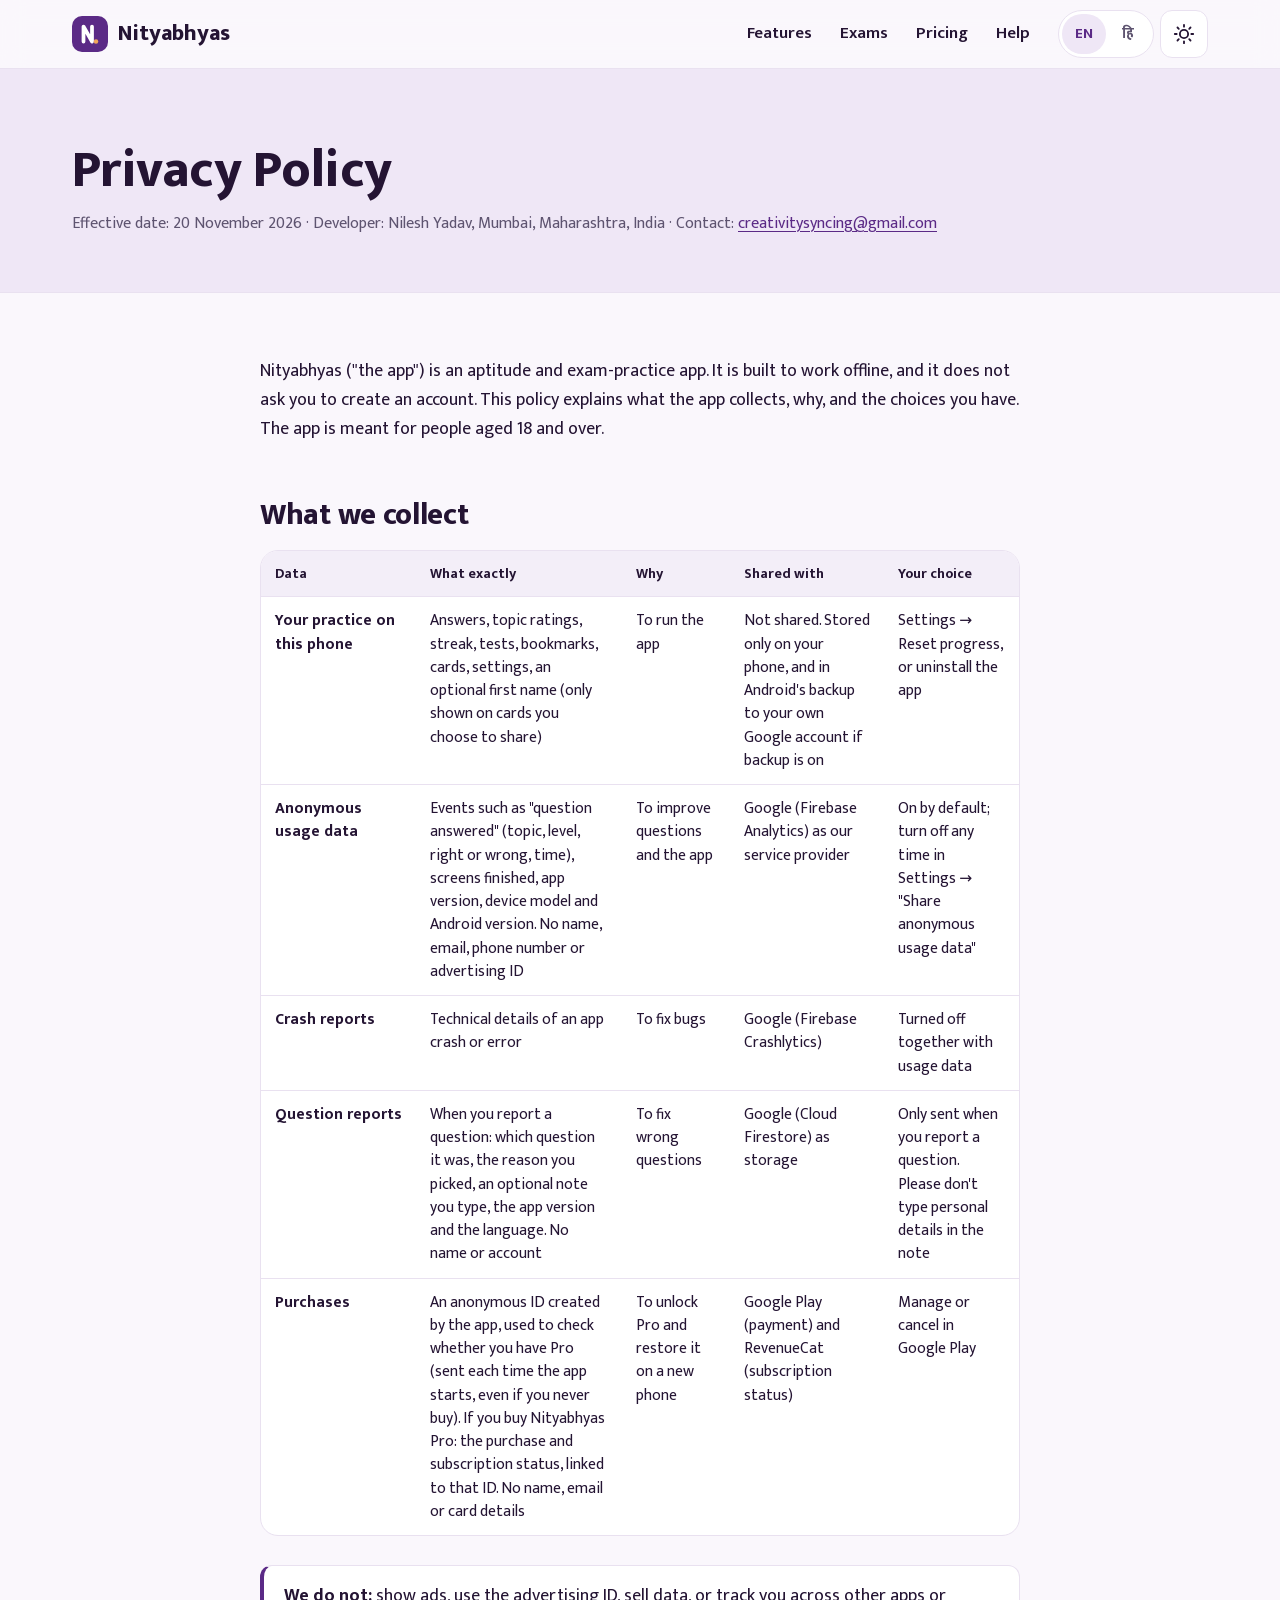
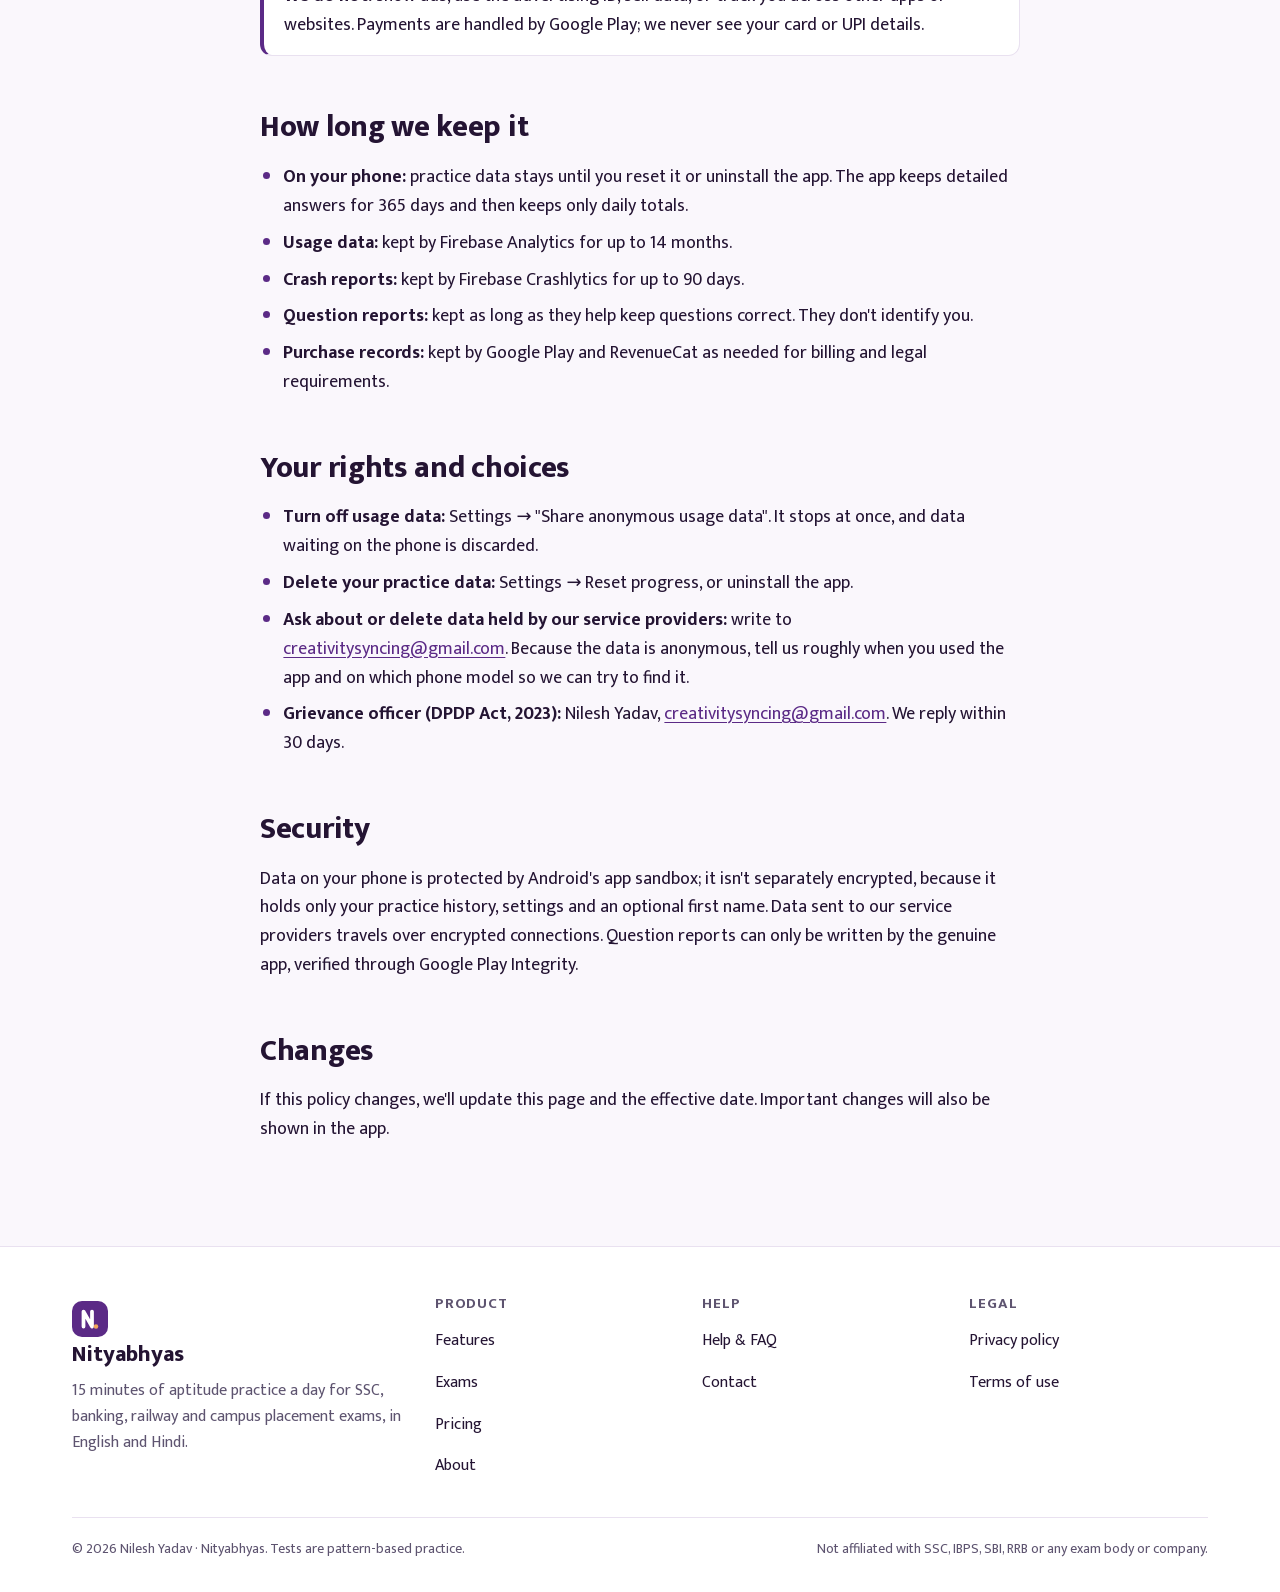
<file: privacy.html>
<!doctype html>
<html lang="en">
<head>
  <!-- @head -->
  <meta charset="utf-8">
  <meta name="viewport" content="width=device-width, initial-scale=1">
  <meta http-equiv="Content-Security-Policy" content="default-src 'self'; img-src 'self' data:; style-src 'self'; script-src 'self'; font-src 'self'; connect-src 'none'; frame-ancestors 'none'; base-uri 'self'; form-action 'none'">
  <meta name="referrer" content="strict-origin-when-cross-origin">
  <meta name="color-scheme" content="light dark">
  <meta name="theme-color" content="#5B2A86">
  <link rel="canonical" href="https://neal786y.github.io/nityabhyas/privacy">
  <link rel="alternate" hreflang="en" href="https://neal786y.github.io/nityabhyas/privacy">
  <link rel="alternate" hreflang="hi" href="https://neal786y.github.io/nityabhyas/hi/privacy">
  <link rel="alternate" hreflang="x-default" href="https://neal786y.github.io/nityabhyas/privacy">
  <meta property="og:type" content="website">
  <meta property="og:site_name" content="Nityabhyas">
  <meta property="og:url" content="https://neal786y.github.io/nityabhyas/privacy">
  <meta property="og:image" content="https://neal786y.github.io/nityabhyas/images/og.png">
  <meta property="og:image:width" content="1024">
  <meta property="og:image:height" content="500">
  <meta property="og:locale" content="en_IN">
  <meta name="twitter:card" content="summary_large_image">
  <link rel="icon" href="images/app_logo.svg" type="image/svg+xml">
  <link rel="apple-touch-icon" href="images/icon-180.png">
  <link rel="icon" href="images/icon-32.png" sizes="32x32" type="image/png">
  <link rel="manifest" href="site.webmanifest">
  <link rel="preload" href="fonts/mukta-latin-800.woff2" as="font" type="font/woff2" crossorigin>
  <link rel="stylesheet" href="styles.css">
  <script src="theme.js"></script>
  <script src="script.js" defer></script>
  <!-- /@head -->
  <title>Privacy Policy – Nityabhyas</title>
  <meta name="description" content="What Nityabhyas collects, why, who it's shared with and your choices. No ads, no advertising ID, no selling data.">
  <meta property="og:title" content="Privacy Policy – Nityabhyas">
  <meta property="og:description" content="What Nityabhyas collects, why, who it's shared with and your choices. No ads, no advertising ID, no selling data.">
</head>
<body>
  <!-- @header -->
  <a class="skip" href="#main">Skip to content</a>
  <header class="site-header">
    <div class="wrap">
      <a class="brand" href="./"><img src="images/app_logo.svg" alt="" width="36" height="36">Nityabhyas</a>
      <nav class="nav" id="site-nav" aria-label="Main">
        <a href="./#features">Features</a>
        <a href="./#exams">Exams</a>
        <a href="./#pricing">Pricing</a>
        <a href="support.html">Help</a>
        <button class="nav-theme theme-toggle" type="button" aria-pressed="false">Dark theme</button>
      </nav>
      <div class="tools">
        <div class="lang-switch" role="group" aria-label="Language">
          <span aria-current="true">EN</span>
          <a href="hi/privacy.html" hreflang="hi" lang="hi" title="हिन्दी में देखें">हि</a>
        </div>
        <button class="icon-btn theme-toggle theme-toggle--bar" type="button" aria-label="Dark theme" aria-pressed="false">
          <svg class="sun" viewBox="0 0 24 24" fill="none" stroke="currentColor" stroke-width="2" stroke-linecap="round" aria-hidden="true"><circle cx="12" cy="12" r="4.5"/><path d="M12 2v2M12 20v2M4.9 4.9l1.4 1.4M17.7 17.7l1.4 1.4M2 12h2M20 12h2M4.9 19.1l1.4-1.4M17.7 6.3l1.4-1.4"/></svg>
          <svg class="moon" viewBox="0 0 24 24" fill="none" stroke="currentColor" stroke-width="2" stroke-linecap="round" stroke-linejoin="round" aria-hidden="true"><path d="M20 14.5A8.5 8.5 0 0 1 9.5 4a8.5 8.5 0 1 0 10.5 10.5z"/></svg>
        </button>
        <button class="icon-btn menu-btn" type="button" aria-label="Menu" aria-expanded="false" aria-controls="site-nav">
          <svg viewBox="0 0 24 24" fill="none" stroke="currentColor" stroke-width="2" stroke-linecap="round" aria-hidden="true"><path d="M4 7h16M4 12h16M4 17h16"/></svg>
        </button>
      </div>
    </div>
  </header>
  <!-- /@header -->

  <main id="main">
    <section class="page-head">
      <div class="wrap">
        <h1>Privacy Policy</h1>
        <p class="meta">Effective date: 20 November 2026 · Developer: Nilesh Yadav, Mumbai, Maharashtra, India · Contact: <a href="mailto:creativitysyncing@gmail.com">creativitysyncing@gmail.com</a></p>
      </div>
    </section>
    <div class="wrap">
      <article class="prose">
        <p>Nityabhyas ("the app") is an aptitude and exam-practice app. It is built to work offline, and it does not ask you to create an account. This policy explains what the app collects, why, and the choices you have. The app is meant for people aged 18 and over.</p>
        <h2 id="what-we-collect">What we collect</h2>
        <div class="table-wrap" tabindex="0" role="region" aria-label="Data"><table>
        <thead><tr><th scope="col">Data</th><th scope="col">What exactly</th><th scope="col">Why</th><th scope="col">Shared with</th><th scope="col">Your choice</th></tr></thead><tbody>
        <tr><td><strong>Your practice on this phone</strong></td><td>Answers, topic ratings, streak, tests, bookmarks, cards, settings, an optional first name (only shown on cards you choose to share)</td><td>To run the app</td><td>Not shared. Stored only on your phone, and in Android's backup to your own Google account if backup is on</td><td>Settings → Reset progress, or uninstall the app</td></tr>
        <tr><td><strong>Anonymous usage data</strong></td><td>Events such as "question answered" (topic, level, right or wrong, time), screens finished, app version, device model and Android version. No name, email, phone number or advertising ID</td><td>To improve questions and the app</td><td>Google (Firebase Analytics) as our service provider</td><td>On by default; turn off any time in Settings → "Share anonymous usage data"</td></tr>
        <tr><td><strong>Crash reports</strong></td><td>Technical details of an app crash or error</td><td>To fix bugs</td><td>Google (Firebase Crashlytics)</td><td>Turned off together with usage data</td></tr>
        <tr><td><strong>Question reports</strong></td><td>When you report a question: which question it was, the reason you picked, an optional note you type, the app version and the language. No name or account</td><td>To fix wrong questions</td><td>Google (Cloud Firestore) as storage</td><td>Only sent when you report a question. Please don't type personal details in the note</td></tr>
        <tr><td><strong>Purchases</strong></td><td>An anonymous ID created by the app, used to check whether you have Pro (sent each time the app starts, even if you never buy). If you buy Nityabhyas Pro: the purchase and subscription status, linked to that ID. No name, email or card details</td><td>To unlock Pro and restore it on a new phone</td><td>Google Play (payment) and RevenueCat (subscription status)</td><td>Manage or cancel in Google Play</td></tr>
        </tbody></table></div>
        <p class="callout"><strong>We do not:</strong> show ads, use the advertising ID, sell data, or track you across other apps or websites. Payments are handled by Google Play; we never see your card or UPI details.</p>
        <h2 id="how-long-we-keep-it">How long we keep it</h2>
        <ul><li><strong>On your phone:</strong> practice data stays until you reset it or uninstall the app. The app keeps detailed answers for 365 days and then keeps only daily totals.</li><li><strong>Usage data:</strong> kept by Firebase Analytics for up to 14 months.</li><li><strong>Crash reports:</strong> kept by Firebase Crashlytics for up to 90 days.</li><li><strong>Question reports:</strong> kept as long as they help keep questions correct. They don't identify you.</li><li><strong>Purchase records:</strong> kept by Google Play and RevenueCat as needed for billing and legal requirements.</li></ul>
        <h2 id="your-rights-and-choices">Your rights and choices</h2>
        <ul><li><strong>Turn off usage data:</strong> Settings → "Share anonymous usage data". It stops at once, and data waiting on the phone is discarded.</li><li><strong>Delete your practice data:</strong> Settings → Reset progress, or uninstall the app.</li><li><strong>Ask about or delete data held by our service providers:</strong> write to <a href="mailto:creativitysyncing@gmail.com">creativitysyncing@gmail.com</a>. Because the data is anonymous, tell us roughly when you used the app and on which phone model so we can try to find it.</li><li><strong>Grievance officer (DPDP Act, 2023):</strong> Nilesh Yadav, <a href="mailto:creativitysyncing@gmail.com">creativitysyncing@gmail.com</a>. We reply within 30 days.</li></ul>
        <h2 id="security">Security</h2>
        <p>Data on your phone is protected by Android's app sandbox; it isn't separately encrypted, because it holds only your practice history, settings and an optional first name. Data sent to our service providers travels over encrypted connections. Question reports can only be written by the genuine app, verified through Google Play Integrity.</p>
        <h2 id="changes">Changes</h2>
        <p>If this policy changes, we'll update this page and the effective date. Important changes will also be shown in the app.</p>
      </article>
    </div>
  </main>

  <!-- @footer -->
  <footer class="site-footer">
    <div class="wrap">
      <div class="cols">
        <div>
          <a class="brand" href="./"><img src="images/app_logo.svg" alt="" width="36" height="36">Nityabhyas</a>
          <p class="about">15 minutes of aptitude practice a day for SSC, banking, railway and campus placement exams, in English and Hindi.</p>
        </div>
        <div>
          <h2>Product</h2>
          <ul>
            <li><a href="./#features">Features</a></li>
            <li><a href="./#exams">Exams</a></li>
            <li><a href="./#pricing">Pricing</a></li>
            <li><a href="./#about">About</a></li>
          </ul>
        </div>
        <div>
          <h2>Help</h2>
          <ul>
            <li><a href="support.html">Help &amp; FAQ</a></li>
            <li><a href="support.html#contact">Contact</a></li>
          </ul>
        </div>
        <div>
          <h2>Legal</h2>
          <ul>
            <li><a href="privacy.html">Privacy policy</a></li>
            <li><a href="terms.html">Terms of use</a></li>
          </ul>
        </div>
      </div>
      <div class="legal-line">
        <span>© 2026 Nilesh Yadav · Nityabhyas. Tests are pattern-based practice.</span>
        <span>Not affiliated with SSC, IBPS, SBI, RRB or any exam body or company.</span>
      </div>
    </div>
  </footer>
  <!-- /@footer -->
</body>
</html>
</file>
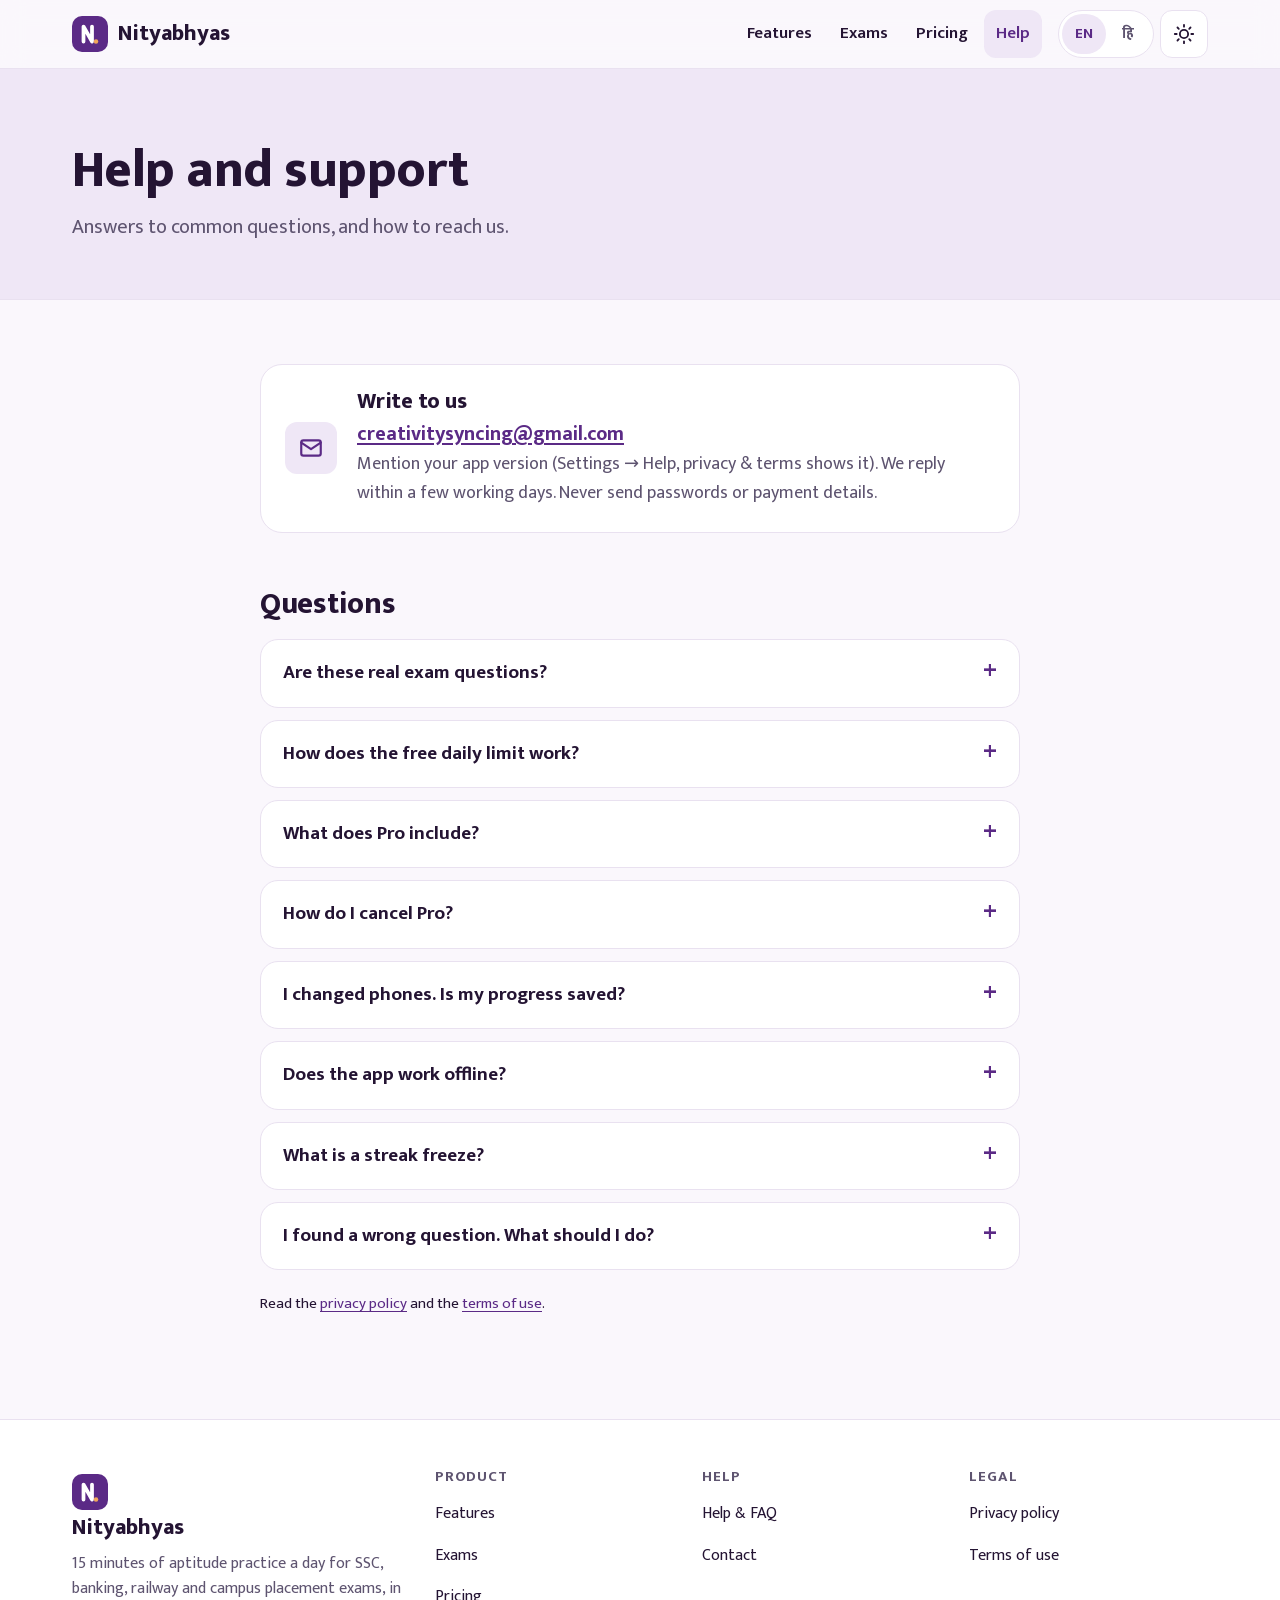
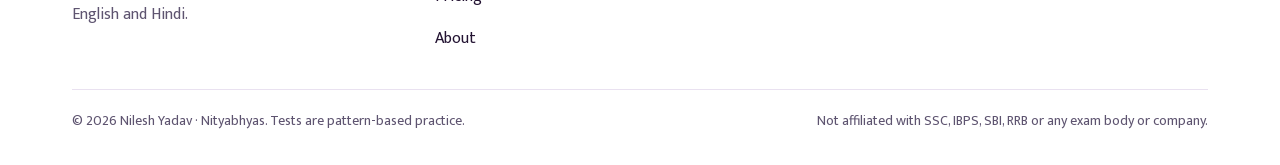
<file: support.html>
<!doctype html>
<html lang="en">
<head>
  <!-- @head -->
  <meta charset="utf-8">
  <meta name="viewport" content="width=device-width, initial-scale=1">
  <meta http-equiv="Content-Security-Policy" content="default-src 'self'; img-src 'self' data:; style-src 'self'; script-src 'self'; font-src 'self'; connect-src 'none'; frame-ancestors 'none'; base-uri 'self'; form-action 'none'">
  <meta name="referrer" content="strict-origin-when-cross-origin">
  <meta name="color-scheme" content="light dark">
  <meta name="theme-color" content="#5B2A86">
  <link rel="canonical" href="https://neal786y.github.io/nityabhyas/support">
  <link rel="alternate" hreflang="en" href="https://neal786y.github.io/nityabhyas/support">
  <link rel="alternate" hreflang="hi" href="https://neal786y.github.io/nityabhyas/hi/support">
  <link rel="alternate" hreflang="x-default" href="https://neal786y.github.io/nityabhyas/support">
  <meta property="og:type" content="website">
  <meta property="og:site_name" content="Nityabhyas">
  <meta property="og:url" content="https://neal786y.github.io/nityabhyas/support">
  <meta property="og:image" content="https://neal786y.github.io/nityabhyas/images/og.png">
  <meta property="og:image:width" content="1024">
  <meta property="og:image:height" content="500">
  <meta property="og:locale" content="en_IN">
  <meta name="twitter:card" content="summary_large_image">
  <link rel="icon" href="images/app_logo.svg" type="image/svg+xml">
  <link rel="apple-touch-icon" href="images/icon-180.png">
  <link rel="icon" href="images/icon-32.png" sizes="32x32" type="image/png">
  <link rel="manifest" href="site.webmanifest">
  <link rel="preload" href="fonts/mukta-latin-800.woff2" as="font" type="font/woff2" crossorigin>
  <link rel="stylesheet" href="styles.css">
  <script src="theme.js"></script>
  <script src="script.js" defer></script>
  <!-- /@head -->
  <title>Help and support – Nityabhyas</title>
  <meta name="description" content="Help for Nityabhyas: free limits, Pro, cancelling, changing phones, offline use, streak freezes and reporting a question.">
  <meta property="og:title" content="Help and support – Nityabhyas">
  <meta property="og:description" content="Help for Nityabhyas: free limits, Pro, cancelling, changing phones, offline use, streak freezes and reporting a question.">
</head>
<body>
  <!-- @header -->
  <a class="skip" href="#main">Skip to content</a>
  <header class="site-header">
    <div class="wrap">
      <a class="brand" href="./"><img src="images/app_logo.svg" alt="" width="36" height="36">Nityabhyas</a>
      <nav class="nav" id="site-nav" aria-label="Main">
        <a href="./#features">Features</a>
        <a href="./#exams">Exams</a>
        <a href="./#pricing">Pricing</a>
        <a href="support.html" aria-current="page">Help</a>
        <button class="nav-theme theme-toggle" type="button" aria-pressed="false">Dark theme</button>
      </nav>
      <div class="tools">
        <div class="lang-switch" role="group" aria-label="Language">
          <span aria-current="true">EN</span>
          <a href="hi/support.html" hreflang="hi" lang="hi" title="हिन्दी में देखें">हि</a>
        </div>
        <button class="icon-btn theme-toggle theme-toggle--bar" type="button" aria-label="Dark theme" aria-pressed="false">
          <svg class="sun" viewBox="0 0 24 24" fill="none" stroke="currentColor" stroke-width="2" stroke-linecap="round" aria-hidden="true"><circle cx="12" cy="12" r="4.5"/><path d="M12 2v2M12 20v2M4.9 4.9l1.4 1.4M17.7 17.7l1.4 1.4M2 12h2M20 12h2M4.9 19.1l1.4-1.4M17.7 6.3l1.4-1.4"/></svg>
          <svg class="moon" viewBox="0 0 24 24" fill="none" stroke="currentColor" stroke-width="2" stroke-linecap="round" stroke-linejoin="round" aria-hidden="true"><path d="M20 14.5A8.5 8.5 0 0 1 9.5 4a8.5 8.5 0 1 0 10.5 10.5z"/></svg>
        </button>
        <button class="icon-btn menu-btn" type="button" aria-label="Menu" aria-expanded="false" aria-controls="site-nav">
          <svg viewBox="0 0 24 24" fill="none" stroke="currentColor" stroke-width="2" stroke-linecap="round" aria-hidden="true"><path d="M4 7h16M4 12h16M4 17h16"/></svg>
        </button>
      </div>
    </div>
  </header>
  <!-- /@header -->

  <main id="main">
    <section class="page-head">
      <div class="wrap">
        <h1>Help and support</h1>
        <p class="lead">Answers to common questions, and how to reach us.</p>
      </div>
    </section>
    <div class="wrap">
      <article class="prose">
        <div class="contact-card" id="contact">
          <div class="tile"><svg viewBox="0 0 24 24" fill="none" stroke="currentColor" stroke-width="2" stroke-linecap="round" stroke-linejoin="round" aria-hidden="true"><rect x="3" y="5" width="18" height="14" rx="2"/><path d="M3 7l9 6 9-6"/></svg></div>
          <div>
            <h2>Write to us</h2>
            <p><a class="email" href="mailto:creativitysyncing@gmail.com">creativitysyncing@gmail.com</a></p>
            <p>Mention your app version (Settings → Help, privacy &amp; terms shows it). We reply within a few working days. Never send passwords or payment details.</p>
          </div>
        </div>
        <h2 id="questions">Questions</h2>
        <div class="faq">
        <details><summary>Are these real exam questions?</summary><p>No. Every question is original and follows the pattern of the exam you chose. They aren't official or past papers.</p></details>
        <details><summary>How does the free daily limit work?</summary><p>Free practice is 15 questions a day at Easy and Medium levels, plus 3 Speed Gym drills and 20 GK cards. It resets at midnight on your phone.</p></details>
        <details><summary>What does Pro include?</summary><p>Unlimited practice at every level, shortcut methods, unlimited mock and sectional tests, unlimited Speed Gym and cards, full history and your readiness score.</p></details>
        <details><summary>How do I cancel Pro?</summary><p>Open Google Play → Payments &amp; subscriptions → Subscriptions → Nityabhyas Pro → Cancel. Pro stays until the end of the month you paid for.</p></details>
        <details><summary>I changed phones. Is my progress saved?</summary><p>Android's backup restores your progress when you sign in with the same Google account. Pro comes back with Settings → Restore purchase.</p></details>
        <details><summary>Does the app work offline?</summary><p>Yes. Practice, tests, cards and progress all work offline. Only buying or restoring Pro needs the internet.</p></details>
        <details><summary>What is a streak freeze?</summary><p>If you miss a day, a freeze keeps your streak going. You get 1 freeze a week (2 with Pro), and it's used automatically.</p></details>
        <details><summary>I found a wrong question. What should I do?</summary><p>Tap the flag on the question and choose what is wrong. We check every report and fix or withdraw the question.</p></details>
        </div>
        <p class="note">Read the <a href="privacy.html">privacy policy</a> and the <a href="terms.html">terms of use</a>.</p>
      </article>
    </div>
  </main>

  <!-- @footer -->
  <footer class="site-footer">
    <div class="wrap">
      <div class="cols">
        <div>
          <a class="brand" href="./"><img src="images/app_logo.svg" alt="" width="36" height="36">Nityabhyas</a>
          <p class="about">15 minutes of aptitude practice a day for SSC, banking, railway and campus placement exams, in English and Hindi.</p>
        </div>
        <div>
          <h2>Product</h2>
          <ul>
            <li><a href="./#features">Features</a></li>
            <li><a href="./#exams">Exams</a></li>
            <li><a href="./#pricing">Pricing</a></li>
            <li><a href="./#about">About</a></li>
          </ul>
        </div>
        <div>
          <h2>Help</h2>
          <ul>
            <li><a href="support.html">Help &amp; FAQ</a></li>
            <li><a href="support.html#contact">Contact</a></li>
          </ul>
        </div>
        <div>
          <h2>Legal</h2>
          <ul>
            <li><a href="privacy.html">Privacy policy</a></li>
            <li><a href="terms.html">Terms of use</a></li>
          </ul>
        </div>
      </div>
      <div class="legal-line">
        <span>© 2026 Nilesh Yadav · Nityabhyas. Tests are pattern-based practice.</span>
        <span>Not affiliated with SSC, IBPS, SBI, RRB or any exam body or company.</span>
      </div>
    </div>
  </footer>
  <!-- /@footer -->
</body>
</html>
</file>
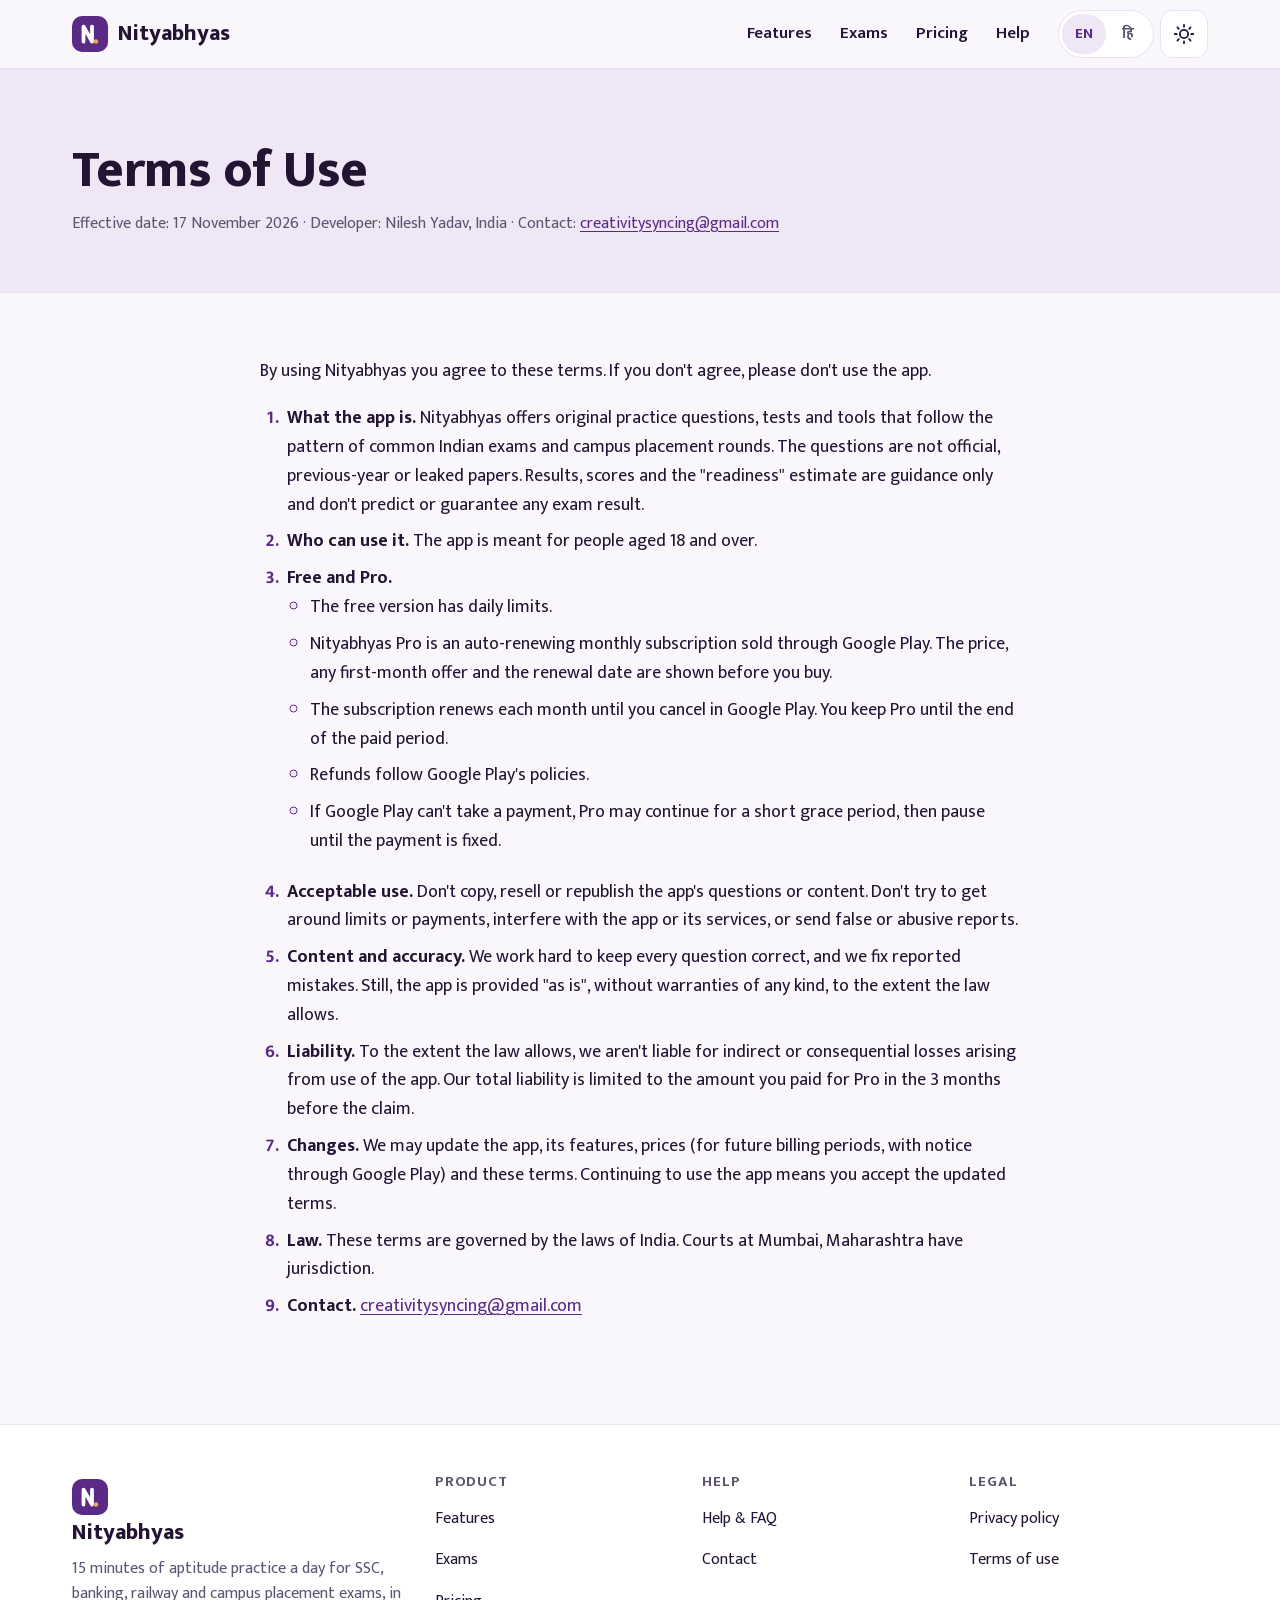
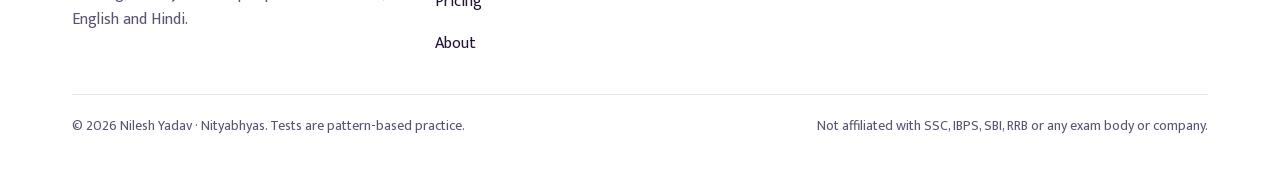
<file: terms.html>
<!doctype html>
<html lang="en">
<head>
  <!-- @head -->
  <meta charset="utf-8">
  <meta name="viewport" content="width=device-width, initial-scale=1">
  <meta http-equiv="Content-Security-Policy" content="default-src 'self'; img-src 'self' data:; style-src 'self'; script-src 'self'; font-src 'self'; connect-src 'none'; frame-ancestors 'none'; base-uri 'self'; form-action 'none'">
  <meta name="referrer" content="strict-origin-when-cross-origin">
  <meta name="color-scheme" content="light dark">
  <meta name="theme-color" content="#5B2A86">
  <link rel="canonical" href="https://neal786y.github.io/nityabhyas/terms">
  <link rel="alternate" hreflang="en" href="https://neal786y.github.io/nityabhyas/terms">
  <link rel="alternate" hreflang="hi" href="https://neal786y.github.io/nityabhyas/hi/terms">
  <link rel="alternate" hreflang="x-default" href="https://neal786y.github.io/nityabhyas/terms">
  <meta property="og:type" content="website">
  <meta property="og:site_name" content="Nityabhyas">
  <meta property="og:url" content="https://neal786y.github.io/nityabhyas/terms">
  <meta property="og:image" content="https://neal786y.github.io/nityabhyas/images/og.png">
  <meta property="og:image:width" content="1024">
  <meta property="og:image:height" content="500">
  <meta property="og:locale" content="en_IN">
  <meta name="twitter:card" content="summary_large_image">
  <link rel="icon" href="images/app_logo.svg" type="image/svg+xml">
  <link rel="apple-touch-icon" href="images/icon-180.png">
  <link rel="icon" href="images/icon-32.png" sizes="32x32" type="image/png">
  <link rel="manifest" href="site.webmanifest">
  <link rel="preload" href="fonts/mukta-latin-800.woff2" as="font" type="font/woff2" crossorigin>
  <link rel="stylesheet" href="styles.css">
  <script src="theme.js"></script>
  <script src="script.js" defer></script>
  <!-- /@head -->
  <title>Terms of Use – Nityabhyas</title>
  <meta name="description" content="The terms for using Nityabhyas, including Pro subscriptions through Google Play.">
  <meta property="og:title" content="Terms of Use – Nityabhyas">
  <meta property="og:description" content="The terms for using Nityabhyas, including Pro subscriptions through Google Play.">
</head>
<body>
  <!-- @header -->
  <a class="skip" href="#main">Skip to content</a>
  <header class="site-header">
    <div class="wrap">
      <a class="brand" href="./"><img src="images/app_logo.svg" alt="" width="36" height="36">Nityabhyas</a>
      <nav class="nav" id="site-nav" aria-label="Main">
        <a href="./#features">Features</a>
        <a href="./#exams">Exams</a>
        <a href="./#pricing">Pricing</a>
        <a href="support.html">Help</a>
        <button class="nav-theme theme-toggle" type="button" aria-pressed="false">Dark theme</button>
      </nav>
      <div class="tools">
        <div class="lang-switch" role="group" aria-label="Language">
          <span aria-current="true">EN</span>
          <a href="hi/terms.html" hreflang="hi" lang="hi" title="हिन्दी में देखें">हि</a>
        </div>
        <button class="icon-btn theme-toggle theme-toggle--bar" type="button" aria-label="Dark theme" aria-pressed="false">
          <svg class="sun" viewBox="0 0 24 24" fill="none" stroke="currentColor" stroke-width="2" stroke-linecap="round" aria-hidden="true"><circle cx="12" cy="12" r="4.5"/><path d="M12 2v2M12 20v2M4.9 4.9l1.4 1.4M17.7 17.7l1.4 1.4M2 12h2M20 12h2M4.9 19.1l1.4-1.4M17.7 6.3l1.4-1.4"/></svg>
          <svg class="moon" viewBox="0 0 24 24" fill="none" stroke="currentColor" stroke-width="2" stroke-linecap="round" stroke-linejoin="round" aria-hidden="true"><path d="M20 14.5A8.5 8.5 0 0 1 9.5 4a8.5 8.5 0 1 0 10.5 10.5z"/></svg>
        </button>
        <button class="icon-btn menu-btn" type="button" aria-label="Menu" aria-expanded="false" aria-controls="site-nav">
          <svg viewBox="0 0 24 24" fill="none" stroke="currentColor" stroke-width="2" stroke-linecap="round" aria-hidden="true"><path d="M4 7h16M4 12h16M4 17h16"/></svg>
        </button>
      </div>
    </div>
  </header>
  <!-- /@header -->

  <main id="main">
    <section class="page-head">
      <div class="wrap">
        <h1>Terms of Use</h1>
        <p class="meta">Effective date: 17 November 2026 · Developer: Nilesh Yadav, India · Contact: <a href="mailto:creativitysyncing@gmail.com">creativitysyncing@gmail.com</a></p>
      </div>
    </section>
    <div class="wrap">
      <article class="prose">
        <p>By using Nityabhyas you agree to these terms. If you don't agree, please don't use the app.</p>
        <ol><li><strong>What the app is.</strong> Nityabhyas offers original practice questions, tests and tools that follow the pattern of common Indian exams and campus placement rounds. The questions are not official, previous-year or leaked papers. Results, scores and the "readiness" estimate are guidance only and don't predict or guarantee any exam result.</li><li><strong>Who can use it.</strong> The app is meant for people aged 18 and over.</li><li><strong>Free and Pro.</strong><ul><li>The free version has daily limits.</li><li>Nityabhyas Pro is an auto-renewing monthly subscription sold through Google Play. The price, any first-month offer and the renewal date are shown before you buy.</li><li>The subscription renews each month until you cancel in Google Play. You keep Pro until the end of the paid period.</li><li>Refunds follow Google Play's policies.</li><li>If Google Play can't take a payment, Pro may continue for a short grace period, then pause until the payment is fixed.</li></ul></li><li><strong>Acceptable use.</strong> Don't copy, resell or republish the app's questions or content. Don't try to get around limits or payments, interfere with the app or its services, or send false or abusive reports.</li><li><strong>Content and accuracy.</strong> We work hard to keep every question correct, and we fix reported mistakes. Still, the app is provided "as is", without warranties of any kind, to the extent the law allows.</li><li><strong>Liability.</strong> To the extent the law allows, we aren't liable for indirect or consequential losses arising from use of the app. Our total liability is limited to the amount you paid for Pro in the 3 months before the claim.</li><li><strong>Changes.</strong> We may update the app, its features, prices (for future billing periods, with notice through Google Play) and these terms. Continuing to use the app means you accept the updated terms.</li><li><strong>Law.</strong> These terms are governed by the laws of India. Courts at Mumbai, Maharashtra have jurisdiction.</li><li><strong>Contact.</strong> <a href="mailto:creativitysyncing@gmail.com">creativitysyncing@gmail.com</a></li></ol>
      </article>
    </div>
  </main>

  <!-- @footer -->
  <footer class="site-footer">
    <div class="wrap">
      <div class="cols">
        <div>
          <a class="brand" href="./"><img src="images/app_logo.svg" alt="" width="36" height="36">Nityabhyas</a>
          <p class="about">15 minutes of aptitude practice a day for SSC, banking, railway and campus placement exams, in English and Hindi.</p>
        </div>
        <div>
          <h2>Product</h2>
          <ul>
            <li><a href="./#features">Features</a></li>
            <li><a href="./#exams">Exams</a></li>
            <li><a href="./#pricing">Pricing</a></li>
            <li><a href="./#about">About</a></li>
          </ul>
        </div>
        <div>
          <h2>Help</h2>
          <ul>
            <li><a href="support.html">Help &amp; FAQ</a></li>
            <li><a href="support.html#contact">Contact</a></li>
          </ul>
        </div>
        <div>
          <h2>Legal</h2>
          <ul>
            <li><a href="privacy.html">Privacy policy</a></li>
            <li><a href="terms.html">Terms of use</a></li>
          </ul>
        </div>
      </div>
      <div class="legal-line">
        <span>© 2026 Nilesh Yadav · Nityabhyas. Tests are pattern-based practice.</span>
        <span>Not affiliated with SSC, IBPS, SBI, RRB or any exam body or company.</span>
      </div>
    </div>
  </footer>
  <!-- /@footer -->
</body>
</html>
</file>
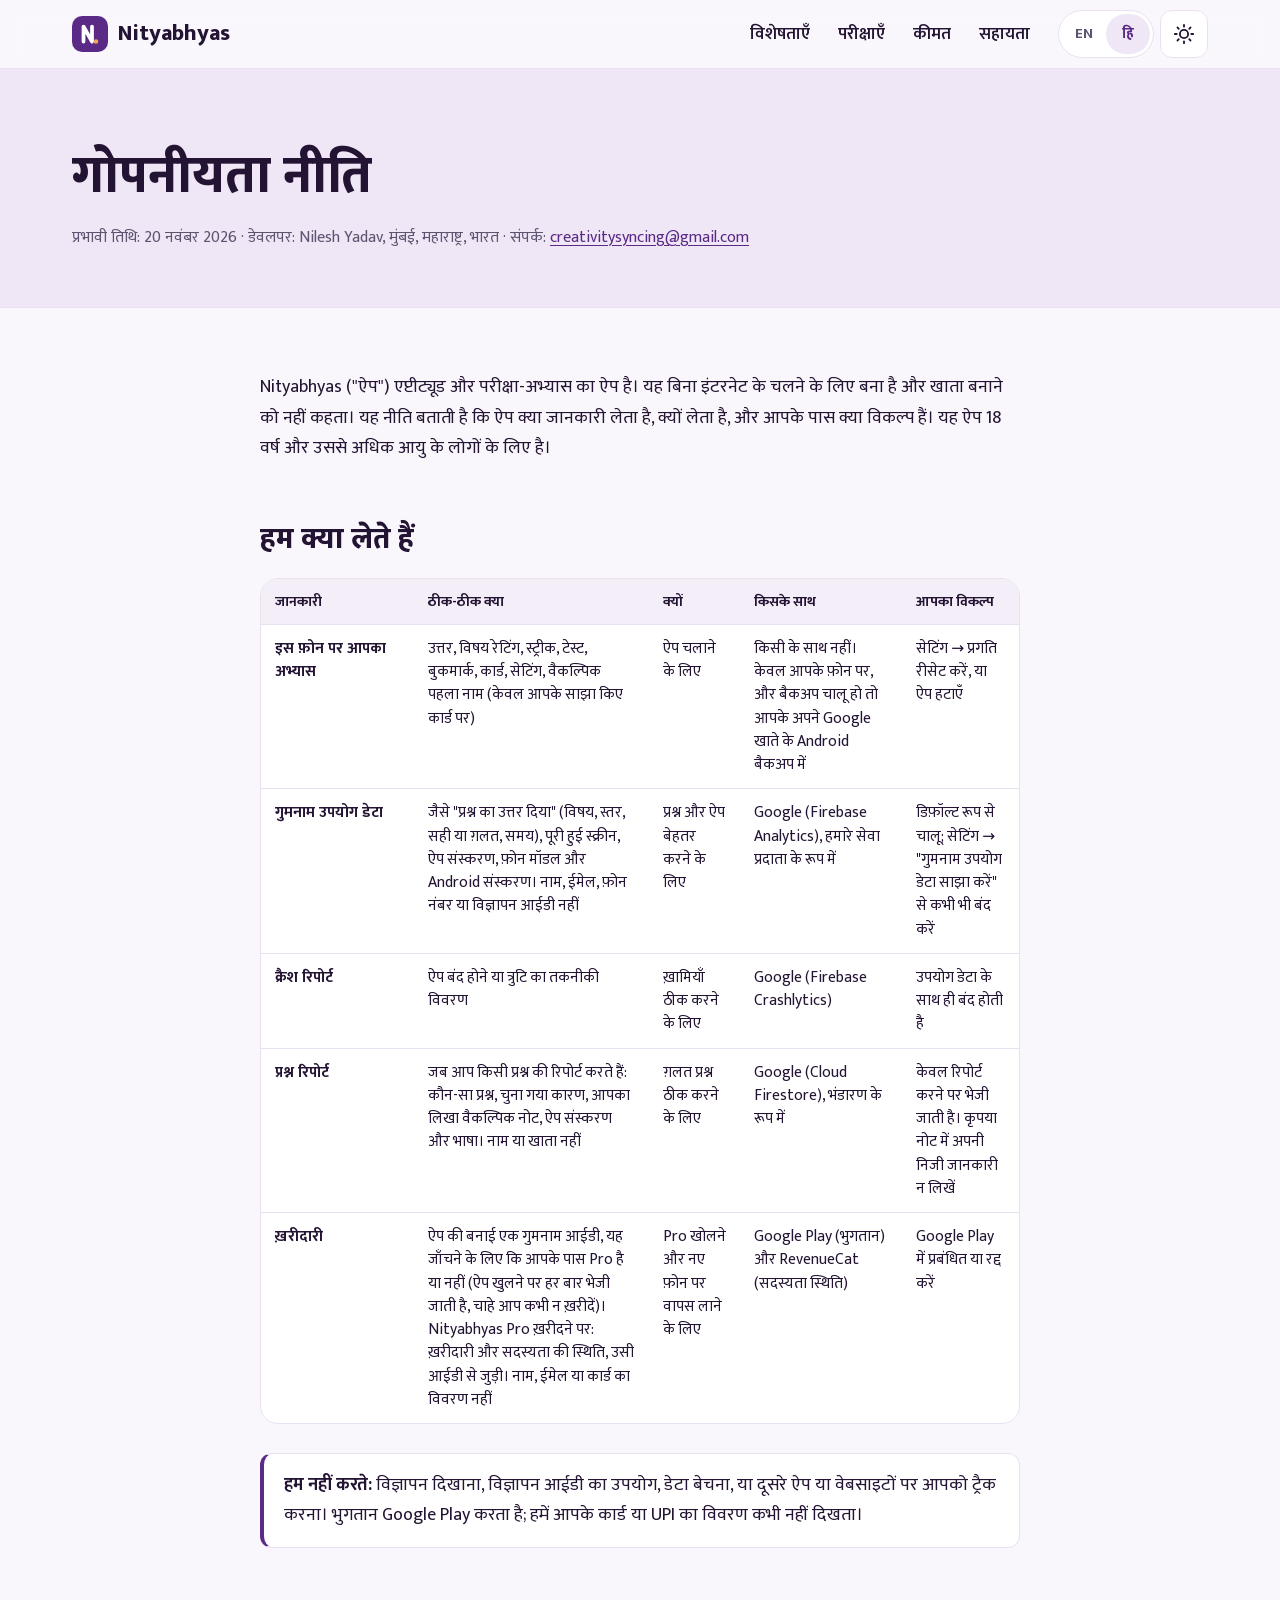
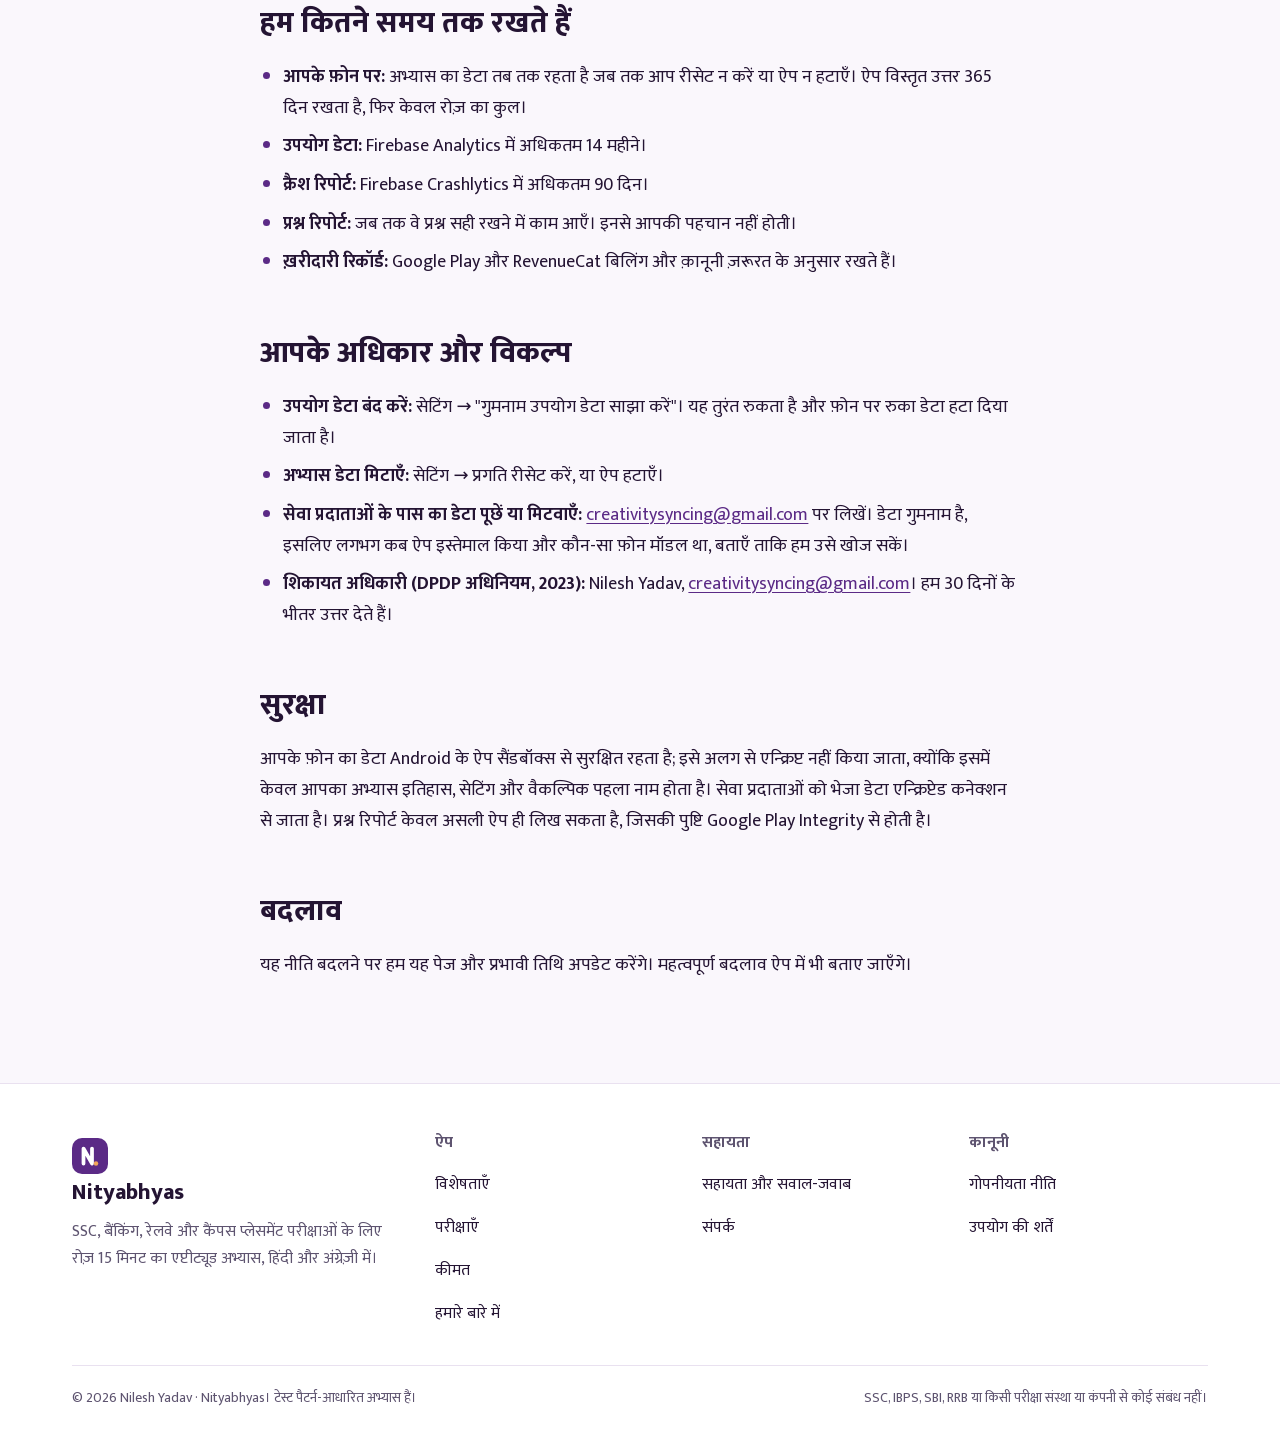
<file: hi/privacy.html>
<!doctype html>
<html lang="hi">
<head>
  <!-- TODO-HI-REVIEW: whole page -->
  <!-- @head -->
  <meta charset="utf-8">
  <meta name="viewport" content="width=device-width, initial-scale=1">
  <meta http-equiv="Content-Security-Policy" content="default-src 'self'; img-src 'self' data:; style-src 'self'; script-src 'self'; font-src 'self'; connect-src 'none'; frame-ancestors 'none'; base-uri 'self'; form-action 'none'">
  <meta name="referrer" content="strict-origin-when-cross-origin">
  <meta name="color-scheme" content="light dark">
  <meta name="theme-color" content="#5B2A86">
  <link rel="canonical" href="https://neal786y.github.io/nityabhyas/hi/privacy">
  <link rel="alternate" hreflang="en" href="https://neal786y.github.io/nityabhyas/privacy">
  <link rel="alternate" hreflang="hi" href="https://neal786y.github.io/nityabhyas/hi/privacy">
  <link rel="alternate" hreflang="x-default" href="https://neal786y.github.io/nityabhyas/privacy">
  <meta property="og:type" content="website">
  <meta property="og:site_name" content="Nityabhyas">
  <meta property="og:url" content="https://neal786y.github.io/nityabhyas/hi/privacy">
  <meta property="og:image" content="https://neal786y.github.io/nityabhyas/images/og.png">
  <meta property="og:image:width" content="1024">
  <meta property="og:image:height" content="500">
  <meta property="og:locale" content="hi_IN">
  <meta name="twitter:card" content="summary_large_image">
  <link rel="icon" href="../images/app_logo.svg" type="image/svg+xml">
  <link rel="apple-touch-icon" href="../images/icon-180.png">
  <link rel="icon" href="../images/icon-32.png" sizes="32x32" type="image/png">
  <link rel="manifest" href="../site.webmanifest">
  <link rel="preload" href="../fonts/mukta-latin-800.woff2" as="font" type="font/woff2" crossorigin>
  <link rel="stylesheet" href="../styles.css">
  <script src="../theme.js"></script>
  <script src="../script.js" defer></script>
  <!-- /@head -->
  <title>गोपनीयता नीति – Nityabhyas</title>
  <meta name="description" content="Nityabhyas क्या जानकारी लेता है, क्यों, किसके साथ साझा होती है और आपके विकल्प। कोई विज्ञापन नहीं, विज्ञापन आईडी नहीं, डेटा की बिक्री नहीं।">
  <meta property="og:title" content="गोपनीयता नीति – Nityabhyas">
  <meta property="og:description" content="Nityabhyas क्या जानकारी लेता है, क्यों, किसके साथ साझा होती है और आपके विकल्प। कोई विज्ञापन नहीं, विज्ञापन आईडी नहीं, डेटा की बिक्री नहीं।">
</head>
<body>
  <!-- @header -->
  <a class="skip" href="#main">सामग्री पर जाएँ</a>
  <header class="site-header">
    <div class="wrap">
      <a class="brand" href="../hi/"><img src="../images/app_logo.svg" alt="" width="36" height="36">Nityabhyas</a>
      <nav class="nav" id="site-nav" aria-label="मुख्य">
        <a href="../hi/#features">विशेषताएँ</a>
        <a href="../hi/#exams">परीक्षाएँ</a>
        <a href="../hi/#pricing">कीमत</a>
        <a href="../hi/support.html">सहायता</a>
        <button class="nav-theme theme-toggle" type="button" aria-pressed="false">डार्क थीम</button>
      </nav>
      <div class="tools">
        <div class="lang-switch" role="group" aria-label="भाषा">
          <a href="../privacy.html" hreflang="en" lang="en" title="View in English">EN</a>
          <span aria-current="true">हि</span>
        </div>
        <button class="icon-btn theme-toggle theme-toggle--bar" type="button" aria-label="डार्क थीम" aria-pressed="false">
          <svg class="sun" viewBox="0 0 24 24" fill="none" stroke="currentColor" stroke-width="2" stroke-linecap="round" aria-hidden="true"><circle cx="12" cy="12" r="4.5"/><path d="M12 2v2M12 20v2M4.9 4.9l1.4 1.4M17.7 17.7l1.4 1.4M2 12h2M20 12h2M4.9 19.1l1.4-1.4M17.7 6.3l1.4-1.4"/></svg>
          <svg class="moon" viewBox="0 0 24 24" fill="none" stroke="currentColor" stroke-width="2" stroke-linecap="round" stroke-linejoin="round" aria-hidden="true"><path d="M20 14.5A8.5 8.5 0 0 1 9.5 4a8.5 8.5 0 1 0 10.5 10.5z"/></svg>
        </button>
        <button class="icon-btn menu-btn" type="button" aria-label="मेनू" aria-expanded="false" aria-controls="site-nav">
          <svg viewBox="0 0 24 24" fill="none" stroke="currentColor" stroke-width="2" stroke-linecap="round" aria-hidden="true"><path d="M4 7h16M4 12h16M4 17h16"/></svg>
        </button>
      </div>
    </div>
  </header>
  <!-- /@header -->

  <main id="main">
    <section class="page-head">
      <div class="wrap">
        <h1>गोपनीयता नीति</h1>
        <p class="meta">प्रभावी तिथि: 20 नवंबर 2026 · डेवलपर: Nilesh Yadav, मुंबई, महाराष्ट्र, भारत · संपर्क: <a href="mailto:creativitysyncing@gmail.com">creativitysyncing@gmail.com</a></p>
      </div>
    </section>
    <div class="wrap">
      <article class="prose">
        <p>Nityabhyas ("ऐप") एप्टीट्यूड और परीक्षा-अभ्यास का ऐप है। यह बिना इंटरनेट के चलने के लिए बना है और खाता बनाने को नहीं कहता। यह नीति बताती है कि ऐप क्या जानकारी लेता है, क्यों लेता है, और आपके पास क्या विकल्प हैं। यह ऐप 18 वर्ष और उससे अधिक आयु के लोगों के लिए है।</p>
        <h2 id="हम-कय-लत-ह">हम क्या लेते हैं</h2>
        <div class="table-wrap" tabindex="0" role="region" aria-label="जानकारी"><table>
        <thead><tr><th scope="col">जानकारी</th><th scope="col">ठीक-ठीक क्या</th><th scope="col">क्यों</th><th scope="col">किसके साथ</th><th scope="col">आपका विकल्प</th></tr></thead><tbody>
        <tr><td><strong>इस फ़ोन पर आपका अभ्यास</strong></td><td>उत्तर, विषय रेटिंग, स्ट्रीक, टेस्ट, बुकमार्क, कार्ड, सेटिंग, वैकल्पिक पहला नाम (केवल आपके साझा किए कार्ड पर)</td><td>ऐप चलाने के लिए</td><td>किसी के साथ नहीं। केवल आपके फ़ोन पर, और बैकअप चालू हो तो आपके अपने Google खाते के Android बैकअप में</td><td>सेटिंग → प्रगति रीसेट करें, या ऐप हटाएँ</td></tr>
        <tr><td><strong>गुमनाम उपयोग डेटा</strong></td><td>जैसे "प्रश्न का उत्तर दिया" (विषय, स्तर, सही या ग़लत, समय), पूरी हुई स्क्रीन, ऐप संस्करण, फ़ोन मॉडल और Android संस्करण। नाम, ईमेल, फ़ोन नंबर या विज्ञापन आईडी नहीं</td><td>प्रश्न और ऐप बेहतर करने के लिए</td><td>Google (Firebase Analytics), हमारे सेवा प्रदाता के रूप में</td><td>डिफ़ॉल्ट रूप से चालू; सेटिंग → "गुमनाम उपयोग डेटा साझा करें" से कभी भी बंद करें</td></tr>
        <tr><td><strong>क्रैश रिपोर्ट</strong></td><td>ऐप बंद होने या त्रुटि का तकनीकी विवरण</td><td>ख़ामियाँ ठीक करने के लिए</td><td>Google (Firebase Crashlytics)</td><td>उपयोग डेटा के साथ ही बंद होती है</td></tr>
        <tr><td><strong>प्रश्न रिपोर्ट</strong></td><td>जब आप किसी प्रश्न की रिपोर्ट करते हैं: कौन-सा प्रश्न, चुना गया कारण, आपका लिखा वैकल्पिक नोट, ऐप संस्करण और भाषा। नाम या खाता नहीं</td><td>ग़लत प्रश्न ठीक करने के लिए</td><td>Google (Cloud Firestore), भंडारण के रूप में</td><td>केवल रिपोर्ट करने पर भेजी जाती है। कृपया नोट में अपनी निजी जानकारी न लिखें</td></tr>
        <tr><td><strong>ख़रीदारी</strong></td><td>ऐप की बनाई एक गुमनाम आईडी, यह जाँचने के लिए कि आपके पास Pro है या नहीं (ऐप खुलने पर हर बार भेजी जाती है, चाहे आप कभी न ख़रीदें)। Nityabhyas Pro ख़रीदने पर: ख़रीदारी और सदस्यता की स्थिति, उसी आईडी से जुड़ी। नाम, ईमेल या कार्ड का विवरण नहीं</td><td>Pro खोलने और नए फ़ोन पर वापस लाने के लिए</td><td>Google Play (भुगतान) और RevenueCat (सदस्यता स्थिति)</td><td>Google Play में प्रबंधित या रद्द करें</td></tr>
        </tbody></table></div>
        <p class="callout"><strong>हम नहीं करते:</strong> विज्ञापन दिखाना, विज्ञापन आईडी का उपयोग, डेटा बेचना, या दूसरे ऐप या वेबसाइटों पर आपको ट्रैक करना। भुगतान Google Play करता है; हमें आपके कार्ड या UPI का विवरण कभी नहीं दिखता।</p>
        <h2 id="हम-कतन-समय-तक-रखत-ह">हम कितने समय तक रखते हैं</h2>
        <ul><li><strong>आपके फ़ोन पर:</strong> अभ्यास का डेटा तब तक रहता है जब तक आप रीसेट न करें या ऐप न हटाएँ। ऐप विस्तृत उत्तर 365 दिन रखता है, फिर केवल रोज़ का कुल।</li><li><strong>उपयोग डेटा:</strong> Firebase Analytics में अधिकतम 14 महीने।</li><li><strong>क्रैश रिपोर्ट:</strong> Firebase Crashlytics में अधिकतम 90 दिन।</li><li><strong>प्रश्न रिपोर्ट:</strong> जब तक वे प्रश्न सही रखने में काम आएँ। इनसे आपकी पहचान नहीं होती।</li><li><strong>ख़रीदारी रिकॉर्ड:</strong> Google Play और RevenueCat बिलिंग और क़ानूनी ज़रूरत के अनुसार रखते हैं।</li></ul>
        <h2 id="आपक-अधकर-और-वकलप">आपके अधिकार और विकल्प</h2>
        <ul><li><strong>उपयोग डेटा बंद करें:</strong> सेटिंग → "गुमनाम उपयोग डेटा साझा करें"। यह तुरंत रुकता है और फ़ोन पर रुका डेटा हटा दिया जाता है।</li><li><strong>अभ्यास डेटा मिटाएँ:</strong> सेटिंग → प्रगति रीसेट करें, या ऐप हटाएँ।</li><li><strong>सेवा प्रदाताओं के पास का डेटा पूछें या मिटवाएँ:</strong> <a href="mailto:creativitysyncing@gmail.com">creativitysyncing@gmail.com</a> पर लिखें। डेटा गुमनाम है, इसलिए लगभग कब ऐप इस्तेमाल किया और कौन-सा फ़ोन मॉडल था, बताएँ ताकि हम उसे खोज सकें।</li><li><strong>शिकायत अधिकारी (DPDP अधिनियम, 2023):</strong> Nilesh Yadav, <a href="mailto:creativitysyncing@gmail.com">creativitysyncing@gmail.com</a>। हम 30 दिनों के भीतर उत्तर देते हैं।</li></ul>
        <h2 id="सरकष">सुरक्षा</h2>
        <p>आपके फ़ोन का डेटा Android के ऐप सैंडबॉक्स से सुरक्षित रहता है; इसे अलग से एन्क्रिप्ट नहीं किया जाता, क्योंकि इसमें केवल आपका अभ्यास इतिहास, सेटिंग और वैकल्पिक पहला नाम होता है। सेवा प्रदाताओं को भेजा डेटा एन्क्रिप्टेड कनेक्शन से जाता है। प्रश्न रिपोर्ट केवल असली ऐप ही लिख सकता है, जिसकी पुष्टि Google Play Integrity से होती है।</p>
        <h2 id="बदलव">बदलाव</h2>
        <p>यह नीति बदलने पर हम यह पेज और प्रभावी तिथि अपडेट करेंगे। महत्वपूर्ण बदलाव ऐप में भी बताए जाएँगे।</p>
      </article>
    </div>
  </main>

  <!-- @footer -->
  <footer class="site-footer">
    <div class="wrap">
      <div class="cols">
        <div>
          <a class="brand" href="../hi/"><img src="../images/app_logo.svg" alt="" width="36" height="36">Nityabhyas</a>
          <p class="about">SSC, बैंकिंग, रेलवे और कैंपस प्लेसमेंट परीक्षाओं के लिए रोज़ 15 मिनट का एप्टीट्यूड अभ्यास, हिंदी और अंग्रेज़ी में।</p>
        </div>
        <div>
          <h2>ऐप</h2>
          <ul>
            <li><a href="../hi/#features">विशेषताएँ</a></li>
            <li><a href="../hi/#exams">परीक्षाएँ</a></li>
            <li><a href="../hi/#pricing">कीमत</a></li>
            <li><a href="../hi/#about">हमारे बारे में</a></li>
          </ul>
        </div>
        <div>
          <h2>सहायता</h2>
          <ul>
            <li><a href="../hi/support.html">सहायता और सवाल-जवाब</a></li>
            <li><a href="../hi/support.html#contact">संपर्क</a></li>
          </ul>
        </div>
        <div>
          <h2>कानूनी</h2>
          <ul>
            <li><a href="../hi/privacy.html">गोपनीयता नीति</a></li>
            <li><a href="../hi/terms.html">उपयोग की शर्तें</a></li>
          </ul>
        </div>
      </div>
      <div class="legal-line">
        <span>© 2026 Nilesh Yadav · Nityabhyas। टेस्ट पैटर्न-आधारित अभ्यास हैं।</span>
        <span>SSC, IBPS, SBI, RRB या किसी परीक्षा संस्था या कंपनी से कोई संबंध नहीं।</span>
      </div>
    </div>
  </footer>
  <!-- /@footer -->
</body>
</html>
</file>
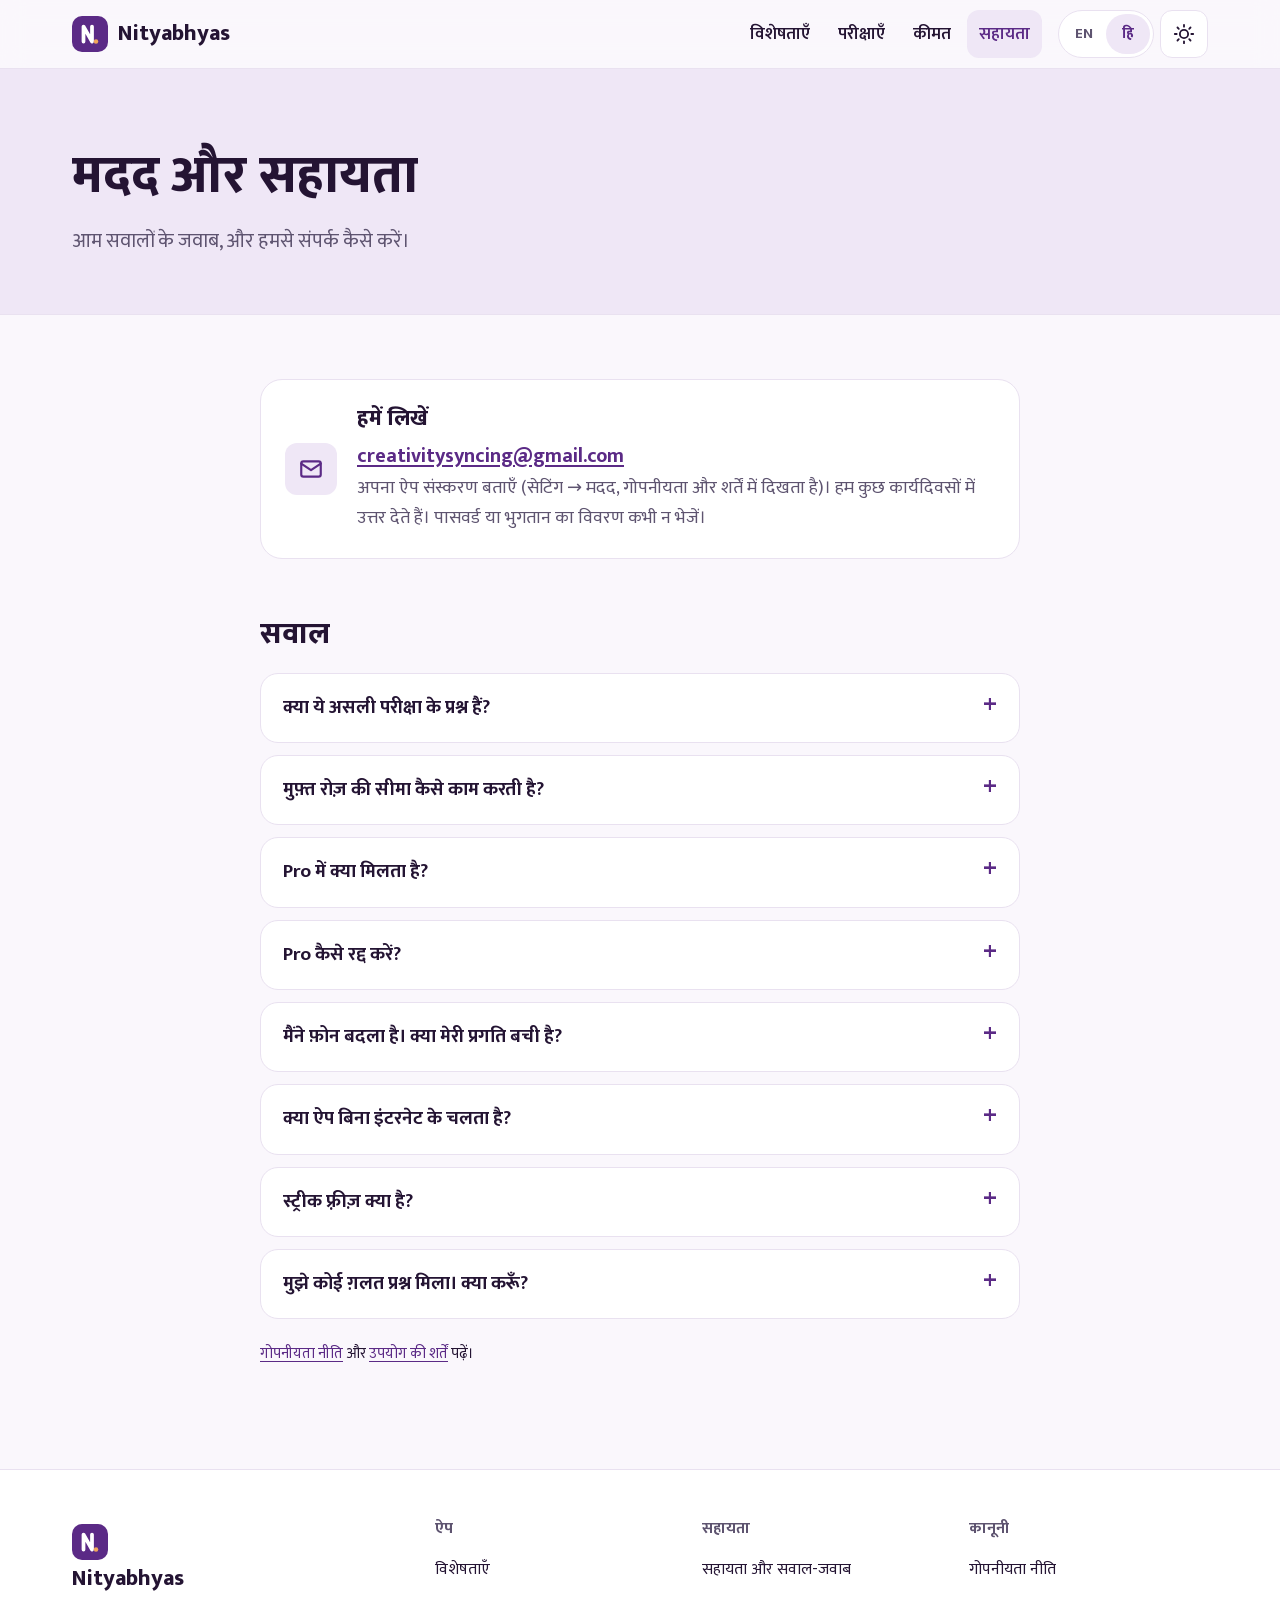
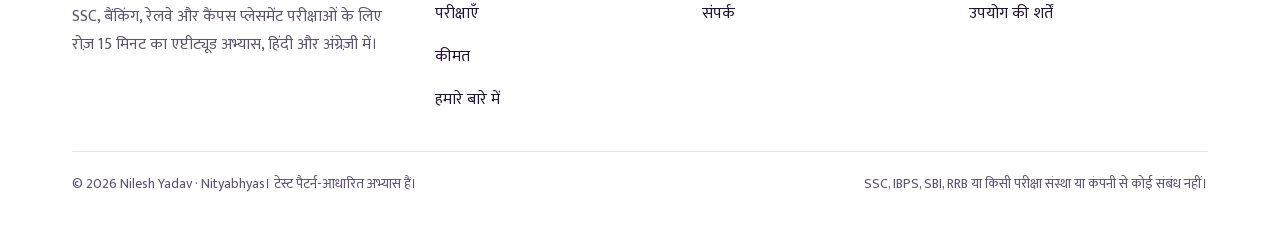
<file: hi/support.html>
<!doctype html>
<html lang="hi">
<head>
  <!-- TODO-HI-REVIEW: whole page -->
  <!-- @head -->
  <meta charset="utf-8">
  <meta name="viewport" content="width=device-width, initial-scale=1">
  <meta http-equiv="Content-Security-Policy" content="default-src 'self'; img-src 'self' data:; style-src 'self'; script-src 'self'; font-src 'self'; connect-src 'none'; frame-ancestors 'none'; base-uri 'self'; form-action 'none'">
  <meta name="referrer" content="strict-origin-when-cross-origin">
  <meta name="color-scheme" content="light dark">
  <meta name="theme-color" content="#5B2A86">
  <link rel="canonical" href="https://neal786y.github.io/nityabhyas/hi/support">
  <link rel="alternate" hreflang="en" href="https://neal786y.github.io/nityabhyas/support">
  <link rel="alternate" hreflang="hi" href="https://neal786y.github.io/nityabhyas/hi/support">
  <link rel="alternate" hreflang="x-default" href="https://neal786y.github.io/nityabhyas/support">
  <meta property="og:type" content="website">
  <meta property="og:site_name" content="Nityabhyas">
  <meta property="og:url" content="https://neal786y.github.io/nityabhyas/hi/support">
  <meta property="og:image" content="https://neal786y.github.io/nityabhyas/images/og.png">
  <meta property="og:image:width" content="1024">
  <meta property="og:image:height" content="500">
  <meta property="og:locale" content="hi_IN">
  <meta name="twitter:card" content="summary_large_image">
  <link rel="icon" href="../images/app_logo.svg" type="image/svg+xml">
  <link rel="apple-touch-icon" href="../images/icon-180.png">
  <link rel="icon" href="../images/icon-32.png" sizes="32x32" type="image/png">
  <link rel="manifest" href="../site.webmanifest">
  <link rel="preload" href="../fonts/mukta-latin-800.woff2" as="font" type="font/woff2" crossorigin>
  <link rel="stylesheet" href="../styles.css">
  <script src="../theme.js"></script>
  <script src="../script.js" defer></script>
  <!-- /@head -->
  <title>मदद और सहायता – Nityabhyas</title>
  <meta name="description" content="Nityabhyas की मदद: मुफ़्त सीमा, Pro, रद्द करना, फ़ोन बदलना, बिना इंटरनेट उपयोग, स्ट्रीक फ़्रीज़ और प्रश्न की रिपोर्ट।">
  <meta property="og:title" content="मदद और सहायता – Nityabhyas">
  <meta property="og:description" content="Nityabhyas की मदद: मुफ़्त सीमा, Pro, रद्द करना, फ़ोन बदलना, बिना इंटरनेट उपयोग, स्ट्रीक फ़्रीज़ और प्रश्न की रिपोर्ट।">
</head>
<body>
  <!-- @header -->
  <a class="skip" href="#main">सामग्री पर जाएँ</a>
  <header class="site-header">
    <div class="wrap">
      <a class="brand" href="../hi/"><img src="../images/app_logo.svg" alt="" width="36" height="36">Nityabhyas</a>
      <nav class="nav" id="site-nav" aria-label="मुख्य">
        <a href="../hi/#features">विशेषताएँ</a>
        <a href="../hi/#exams">परीक्षाएँ</a>
        <a href="../hi/#pricing">कीमत</a>
        <a href="../hi/support.html" aria-current="page">सहायता</a>
        <button class="nav-theme theme-toggle" type="button" aria-pressed="false">डार्क थीम</button>
      </nav>
      <div class="tools">
        <div class="lang-switch" role="group" aria-label="भाषा">
          <a href="../support.html" hreflang="en" lang="en" title="View in English">EN</a>
          <span aria-current="true">हि</span>
        </div>
        <button class="icon-btn theme-toggle theme-toggle--bar" type="button" aria-label="डार्क थीम" aria-pressed="false">
          <svg class="sun" viewBox="0 0 24 24" fill="none" stroke="currentColor" stroke-width="2" stroke-linecap="round" aria-hidden="true"><circle cx="12" cy="12" r="4.5"/><path d="M12 2v2M12 20v2M4.9 4.9l1.4 1.4M17.7 17.7l1.4 1.4M2 12h2M20 12h2M4.9 19.1l1.4-1.4M17.7 6.3l1.4-1.4"/></svg>
          <svg class="moon" viewBox="0 0 24 24" fill="none" stroke="currentColor" stroke-width="2" stroke-linecap="round" stroke-linejoin="round" aria-hidden="true"><path d="M20 14.5A8.5 8.5 0 0 1 9.5 4a8.5 8.5 0 1 0 10.5 10.5z"/></svg>
        </button>
        <button class="icon-btn menu-btn" type="button" aria-label="मेनू" aria-expanded="false" aria-controls="site-nav">
          <svg viewBox="0 0 24 24" fill="none" stroke="currentColor" stroke-width="2" stroke-linecap="round" aria-hidden="true"><path d="M4 7h16M4 12h16M4 17h16"/></svg>
        </button>
      </div>
    </div>
  </header>
  <!-- /@header -->

  <main id="main">
    <section class="page-head">
      <div class="wrap">
        <h1>मदद और सहायता</h1>
        <p class="lead">आम सवालों के जवाब, और हमसे संपर्क कैसे करें।</p>
      </div>
    </section>
    <div class="wrap">
      <article class="prose">
        <div class="contact-card" id="contact">
          <div class="tile"><svg viewBox="0 0 24 24" fill="none" stroke="currentColor" stroke-width="2" stroke-linecap="round" stroke-linejoin="round" aria-hidden="true"><rect x="3" y="5" width="18" height="14" rx="2"/><path d="M3 7l9 6 9-6"/></svg></div>
          <div>
            <h2>हमें लिखें</h2>
            <p><a class="email" href="mailto:creativitysyncing@gmail.com">creativitysyncing@gmail.com</a></p>
            <p>अपना ऐप संस्करण बताएँ (सेटिंग → मदद, गोपनीयता और शर्तें में दिखता है)। हम कुछ कार्यदिवसों में उत्तर देते हैं। पासवर्ड या भुगतान का विवरण कभी न भेजें।</p>
          </div>
        </div>
        <h2 id="questions">सवाल</h2>
        <div class="faq">
        <details><summary>क्या ये असली परीक्षा के प्रश्न हैं?</summary><p>नहीं। हर प्रश्न मौलिक है और आपकी चुनी परीक्षा के पैटर्न पर बना है। ये आधिकारिक या पिछले वर्षों के प्रश्नपत्र नहीं हैं।</p></details>
        <details><summary>मुफ़्त रोज़ की सीमा कैसे काम करती है?</summary><p>मुफ़्त में रोज़ आसान और मध्यम स्तर के 15 प्रश्न, 3 स्पीड जिम ड्रिल और 20 GK कार्ड मिलते हैं। यह आपके फ़ोन पर आधी रात को फिर से शुरू होता है।</p></details>
        <details><summary>Pro में क्या मिलता है?</summary><p>हर स्तर पर असीमित अभ्यास, शॉर्टकट तरीके, असीमित मॉक और सेक्शनल टेस्ट, असीमित स्पीड जिम और कार्ड, पूरा इतिहास और तैयारी स्कोर।</p></details>
        <details><summary>Pro कैसे रद्द करें?</summary><p>Google Play खोलें → भुगतान और सदस्यताएँ → सदस्यताएँ → Nityabhyas Pro → रद्द करें। भुगतान किए महीने के अंत तक Pro रहेगा।</p></details>
        <details><summary>मैंने फ़ोन बदला है। क्या मेरी प्रगति बची है?</summary><p>उसी Google खाते से साइन इन करने पर Android का बैकअप आपकी प्रगति वापस लाता है। Pro, सेटिंग → ख़रीदारी वापस लाएँ से वापस आता है।</p></details>
        <details><summary>क्या ऐप बिना इंटरनेट के चलता है?</summary><p>हाँ। अभ्यास, टेस्ट, कार्ड और प्रगति सब बिना इंटरनेट के चलते हैं। केवल Pro ख़रीदने या वापस लाने के लिए इंटरनेट चाहिए।</p></details>
        <details><summary>स्ट्रीक फ़्रीज़ क्या है?</summary><p>अगर आप एक दिन चूक जाएँ, तो फ़्रीज़ आपकी स्ट्रीक बचाता है। हर सप्ताह 1 फ़्रीज़ मिलता है (Pro में 2), और यह अपने आप इस्तेमाल होता है।</p></details>
        <details><summary>मुझे कोई ग़लत प्रश्न मिला। क्या करूँ?</summary><p>प्रश्न पर झंडे का निशान दबाएँ और बताएँ क्या ग़लत है। हम हर रिपोर्ट जाँचकर प्रश्न सुधारते या हटाते हैं।</p></details>
        </div>
        <p class="note"><a href="../hi/privacy.html">गोपनीयता नीति</a> और <a href="../hi/terms.html">उपयोग की शर्तें</a> पढ़ें।</p>
      </article>
    </div>
  </main>

  <!-- @footer -->
  <footer class="site-footer">
    <div class="wrap">
      <div class="cols">
        <div>
          <a class="brand" href="../hi/"><img src="../images/app_logo.svg" alt="" width="36" height="36">Nityabhyas</a>
          <p class="about">SSC, बैंकिंग, रेलवे और कैंपस प्लेसमेंट परीक्षाओं के लिए रोज़ 15 मिनट का एप्टीट्यूड अभ्यास, हिंदी और अंग्रेज़ी में।</p>
        </div>
        <div>
          <h2>ऐप</h2>
          <ul>
            <li><a href="../hi/#features">विशेषताएँ</a></li>
            <li><a href="../hi/#exams">परीक्षाएँ</a></li>
            <li><a href="../hi/#pricing">कीमत</a></li>
            <li><a href="../hi/#about">हमारे बारे में</a></li>
          </ul>
        </div>
        <div>
          <h2>सहायता</h2>
          <ul>
            <li><a href="../hi/support.html">सहायता और सवाल-जवाब</a></li>
            <li><a href="../hi/support.html#contact">संपर्क</a></li>
          </ul>
        </div>
        <div>
          <h2>कानूनी</h2>
          <ul>
            <li><a href="../hi/privacy.html">गोपनीयता नीति</a></li>
            <li><a href="../hi/terms.html">उपयोग की शर्तें</a></li>
          </ul>
        </div>
      </div>
      <div class="legal-line">
        <span>© 2026 Nilesh Yadav · Nityabhyas। टेस्ट पैटर्न-आधारित अभ्यास हैं।</span>
        <span>SSC, IBPS, SBI, RRB या किसी परीक्षा संस्था या कंपनी से कोई संबंध नहीं।</span>
      </div>
    </div>
  </footer>
  <!-- /@footer -->
</body>
</html>
</file>
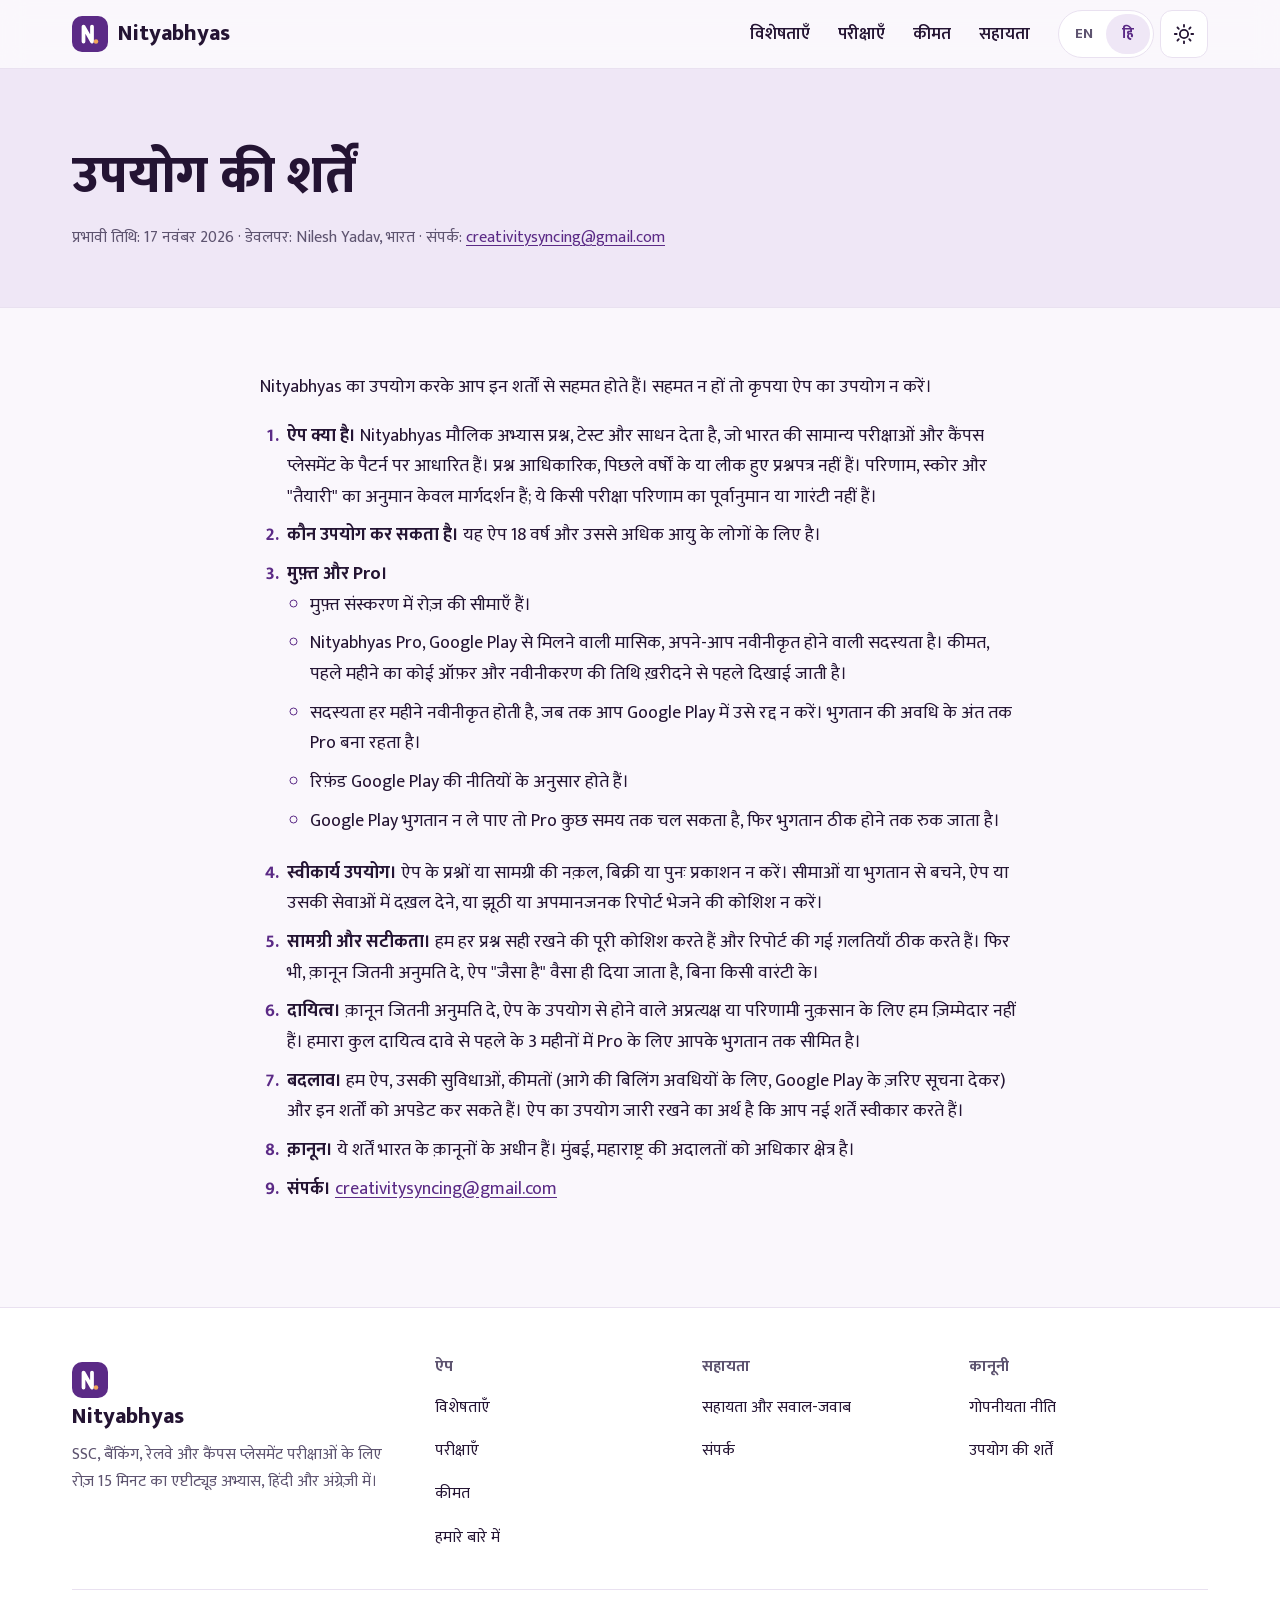
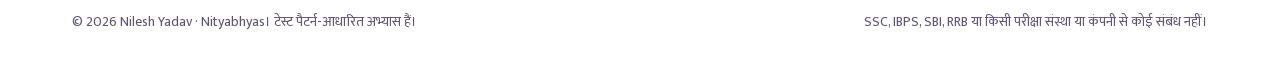
<file: hi/terms.html>
<!doctype html>
<html lang="hi">
<head>
  <!-- TODO-HI-REVIEW: whole page -->
  <!-- @head -->
  <meta charset="utf-8">
  <meta name="viewport" content="width=device-width, initial-scale=1">
  <meta http-equiv="Content-Security-Policy" content="default-src 'self'; img-src 'self' data:; style-src 'self'; script-src 'self'; font-src 'self'; connect-src 'none'; frame-ancestors 'none'; base-uri 'self'; form-action 'none'">
  <meta name="referrer" content="strict-origin-when-cross-origin">
  <meta name="color-scheme" content="light dark">
  <meta name="theme-color" content="#5B2A86">
  <link rel="canonical" href="https://neal786y.github.io/nityabhyas/hi/terms">
  <link rel="alternate" hreflang="en" href="https://neal786y.github.io/nityabhyas/terms">
  <link rel="alternate" hreflang="hi" href="https://neal786y.github.io/nityabhyas/hi/terms">
  <link rel="alternate" hreflang="x-default" href="https://neal786y.github.io/nityabhyas/terms">
  <meta property="og:type" content="website">
  <meta property="og:site_name" content="Nityabhyas">
  <meta property="og:url" content="https://neal786y.github.io/nityabhyas/hi/terms">
  <meta property="og:image" content="https://neal786y.github.io/nityabhyas/images/og.png">
  <meta property="og:image:width" content="1024">
  <meta property="og:image:height" content="500">
  <meta property="og:locale" content="hi_IN">
  <meta name="twitter:card" content="summary_large_image">
  <link rel="icon" href="../images/app_logo.svg" type="image/svg+xml">
  <link rel="apple-touch-icon" href="../images/icon-180.png">
  <link rel="icon" href="../images/icon-32.png" sizes="32x32" type="image/png">
  <link rel="manifest" href="../site.webmanifest">
  <link rel="preload" href="../fonts/mukta-latin-800.woff2" as="font" type="font/woff2" crossorigin>
  <link rel="stylesheet" href="../styles.css">
  <script src="../theme.js"></script>
  <script src="../script.js" defer></script>
  <!-- /@head -->
  <title>उपयोग की शर्तें – Nityabhyas</title>
  <meta name="description" content="Nityabhyas के उपयोग की शर्तें, Google Play से Pro सदस्यता सहित।">
  <meta property="og:title" content="उपयोग की शर्तें – Nityabhyas">
  <meta property="og:description" content="Nityabhyas के उपयोग की शर्तें, Google Play से Pro सदस्यता सहित।">
</head>
<body>
  <!-- @header -->
  <a class="skip" href="#main">सामग्री पर जाएँ</a>
  <header class="site-header">
    <div class="wrap">
      <a class="brand" href="../hi/"><img src="../images/app_logo.svg" alt="" width="36" height="36">Nityabhyas</a>
      <nav class="nav" id="site-nav" aria-label="मुख्य">
        <a href="../hi/#features">विशेषताएँ</a>
        <a href="../hi/#exams">परीक्षाएँ</a>
        <a href="../hi/#pricing">कीमत</a>
        <a href="../hi/support.html">सहायता</a>
        <button class="nav-theme theme-toggle" type="button" aria-pressed="false">डार्क थीम</button>
      </nav>
      <div class="tools">
        <div class="lang-switch" role="group" aria-label="भाषा">
          <a href="../terms.html" hreflang="en" lang="en" title="View in English">EN</a>
          <span aria-current="true">हि</span>
        </div>
        <button class="icon-btn theme-toggle theme-toggle--bar" type="button" aria-label="डार्क थीम" aria-pressed="false">
          <svg class="sun" viewBox="0 0 24 24" fill="none" stroke="currentColor" stroke-width="2" stroke-linecap="round" aria-hidden="true"><circle cx="12" cy="12" r="4.5"/><path d="M12 2v2M12 20v2M4.9 4.9l1.4 1.4M17.7 17.7l1.4 1.4M2 12h2M20 12h2M4.9 19.1l1.4-1.4M17.7 6.3l1.4-1.4"/></svg>
          <svg class="moon" viewBox="0 0 24 24" fill="none" stroke="currentColor" stroke-width="2" stroke-linecap="round" stroke-linejoin="round" aria-hidden="true"><path d="M20 14.5A8.5 8.5 0 0 1 9.5 4a8.5 8.5 0 1 0 10.5 10.5z"/></svg>
        </button>
        <button class="icon-btn menu-btn" type="button" aria-label="मेनू" aria-expanded="false" aria-controls="site-nav">
          <svg viewBox="0 0 24 24" fill="none" stroke="currentColor" stroke-width="2" stroke-linecap="round" aria-hidden="true"><path d="M4 7h16M4 12h16M4 17h16"/></svg>
        </button>
      </div>
    </div>
  </header>
  <!-- /@header -->

  <main id="main">
    <section class="page-head">
      <div class="wrap">
        <h1>उपयोग की शर्तें</h1>
        <p class="meta">प्रभावी तिथि: 17 नवंबर 2026 · डेवलपर: Nilesh Yadav, भारत · संपर्क: <a href="mailto:creativitysyncing@gmail.com">creativitysyncing@gmail.com</a></p>
      </div>
    </section>
    <div class="wrap">
      <article class="prose">
        <p>Nityabhyas का उपयोग करके आप इन शर्तों से सहमत होते हैं। सहमत न हों तो कृपया ऐप का उपयोग न करें।</p>
        <ol><li><strong>ऐप क्या है।</strong> Nityabhyas मौलिक अभ्यास प्रश्न, टेस्ट और साधन देता है, जो भारत की सामान्य परीक्षाओं और कैंपस प्लेसमेंट के पैटर्न पर आधारित हैं। प्रश्न आधिकारिक, पिछले वर्षों के या लीक हुए प्रश्नपत्र नहीं हैं। परिणाम, स्कोर और "तैयारी" का अनुमान केवल मार्गदर्शन हैं; ये किसी परीक्षा परिणाम का पूर्वानुमान या गारंटी नहीं हैं।</li><li><strong>कौन उपयोग कर सकता है।</strong> यह ऐप 18 वर्ष और उससे अधिक आयु के लोगों के लिए है।</li><li><strong>मुफ़्त और Pro।</strong><ul><li>मुफ़्त संस्करण में रोज़ की सीमाएँ हैं।</li><li>Nityabhyas Pro, Google Play से मिलने वाली मासिक, अपने-आप नवीनीकृत होने वाली सदस्यता है। कीमत, पहले महीने का कोई ऑफ़र और नवीनीकरण की तिथि ख़रीदने से पहले दिखाई जाती है।</li><li>सदस्यता हर महीने नवीनीकृत होती है, जब तक आप Google Play में उसे रद्द न करें। भुगतान की अवधि के अंत तक Pro बना रहता है।</li><li>रिफ़ंड Google Play की नीतियों के अनुसार होते हैं।</li><li>Google Play भुगतान न ले पाए तो Pro कुछ समय तक चल सकता है, फिर भुगतान ठीक होने तक रुक जाता है।</li></ul></li><li><strong>स्वीकार्य उपयोग।</strong> ऐप के प्रश्नों या सामग्री की नक़ल, बिक्री या पुनः प्रकाशन न करें। सीमाओं या भुगतान से बचने, ऐप या उसकी सेवाओं में दख़ल देने, या झूठी या अपमानजनक रिपोर्ट भेजने की कोशिश न करें।</li><li><strong>सामग्री और सटीकता।</strong> हम हर प्रश्न सही रखने की पूरी कोशिश करते हैं और रिपोर्ट की गई ग़लतियाँ ठीक करते हैं। फिर भी, क़ानून जितनी अनुमति दे, ऐप "जैसा है" वैसा ही दिया जाता है, बिना किसी वारंटी के।</li><li><strong>दायित्व।</strong> क़ानून जितनी अनुमति दे, ऐप के उपयोग से होने वाले अप्रत्यक्ष या परिणामी नुक़सान के लिए हम ज़िम्मेदार नहीं हैं। हमारा कुल दायित्व दावे से पहले के 3 महीनों में Pro के लिए आपके भुगतान तक सीमित है।</li><li><strong>बदलाव।</strong> हम ऐप, उसकी सुविधाओं, कीमतों (आगे की बिलिंग अवधियों के लिए, Google Play के ज़रिए सूचना देकर) और इन शर्तों को अपडेट कर सकते हैं। ऐप का उपयोग जारी रखने का अर्थ है कि आप नई शर्तें स्वीकार करते हैं।</li><li><strong>क़ानून।</strong> ये शर्तें भारत के क़ानूनों के अधीन हैं। मुंबई, महाराष्ट्र की अदालतों को अधिकार क्षेत्र है।</li><li><strong>संपर्क।</strong> <a href="mailto:creativitysyncing@gmail.com">creativitysyncing@gmail.com</a></li></ol>
      </article>
    </div>
  </main>

  <!-- @footer -->
  <footer class="site-footer">
    <div class="wrap">
      <div class="cols">
        <div>
          <a class="brand" href="../hi/"><img src="../images/app_logo.svg" alt="" width="36" height="36">Nityabhyas</a>
          <p class="about">SSC, बैंकिंग, रेलवे और कैंपस प्लेसमेंट परीक्षाओं के लिए रोज़ 15 मिनट का एप्टीट्यूड अभ्यास, हिंदी और अंग्रेज़ी में।</p>
        </div>
        <div>
          <h2>ऐप</h2>
          <ul>
            <li><a href="../hi/#features">विशेषताएँ</a></li>
            <li><a href="../hi/#exams">परीक्षाएँ</a></li>
            <li><a href="../hi/#pricing">कीमत</a></li>
            <li><a href="../hi/#about">हमारे बारे में</a></li>
          </ul>
        </div>
        <div>
          <h2>सहायता</h2>
          <ul>
            <li><a href="../hi/support.html">सहायता और सवाल-जवाब</a></li>
            <li><a href="../hi/support.html#contact">संपर्क</a></li>
          </ul>
        </div>
        <div>
          <h2>कानूनी</h2>
          <ul>
            <li><a href="../hi/privacy.html">गोपनीयता नीति</a></li>
            <li><a href="../hi/terms.html">उपयोग की शर्तें</a></li>
          </ul>
        </div>
      </div>
      <div class="legal-line">
        <span>© 2026 Nilesh Yadav · Nityabhyas। टेस्ट पैटर्न-आधारित अभ्यास हैं।</span>
        <span>SSC, IBPS, SBI, RRB या किसी परीक्षा संस्था या कंपनी से कोई संबंध नहीं।</span>
      </div>
    </div>
  </footer>
  <!-- /@footer -->
</body>
</html>
</file>
<file: styles.css>
/*
 * Nityabhyas website – one stylesheet.
 * Colours, type and shapes follow the app's design system (Rozabhyas docs/DESIGN.md, "Jamun" palette).
 * Rules carried over from the app: purple for action, apricot only for rewards, green/red never decorative,
 * flat surfaces with 1px borders (no shadows), designed dark mode (not inverted).
 */
@import url("fonts.css");

/* ---------- Tokens ---------- */
:root {
  color-scheme: light;
  --bg: #FAF7FC;
  --surface: #FFFFFF;
  --surface2: #F3EEF8;
  --border: #E9E1F0;
  --ink: #241433;
  --muted: #5E5470;
  --primary: #5B2A86;
  --on-primary: #FFFFFF;
  --btn-bg: #5B2A86;
  --btn-text: #FFFFFF;
  --link: #5B2A86;
  --tint: #EFE7F6;
  --hero-bg: #5B2A86;
  --on-hero: #FFFFFF;
  --on-hero-sub: #E2D4EF;
  --progress: #F2A65A;
  --reward: #E8892F;
  --on-reward: #2A1606;
  --reward-bg: #FDEBD9;
  --reward-ink: #7A3B0C;
  --phone-frame: #241433;

  --font: "Mukta", system-ui, -apple-system, "Segoe UI", Roboto, "Noto Sans Devanagari", sans-serif;
  --radius-chip: 8px;
  --radius-tile: 12px;
  --radius-btn: 16px;
  --radius-card: 18px;
  --radius-hero: 22px;
  --radius-pill: 999px;
  --max: 1200px;
  --read: 760px;
  --gutter: clamp(16px, 4vw, 32px);
  --section: clamp(56px, 8vw, 104px);
}

/* Dark: the designed dark token set (DESIGN §2), following the system unless the visitor picked light. */
@media (prefers-color-scheme: dark) {
  :root:not([data-theme="light"]) {
    color-scheme: dark;
    --bg: #141019; --surface: #1E1826; --surface2: #282032; --border: #3A3047;
    --ink: #F1ECF7; --muted: #B8AECA; --primary: #C9A7F0; --on-primary: #1E0F33;
    --btn-bg: #C9A7F0; --btn-text: #1E0F33; --link: #D4B8F5; --tint: #2E2340;
    --hero-bg: #4A2775; --on-hero-sub: #E3D5F5; --progress: #F7B57A;
    --reward: #F7B57A; --reward-bg: #3A2614; --reward-ink: #FFC999; --phone-frame: #0B080F;
  }
}
:root[data-theme="dark"] {
  color-scheme: dark;
  --bg: #141019; --surface: #1E1826; --surface2: #282032; --border: #3A3047;
  --ink: #F1ECF7; --muted: #B8AECA; --primary: #C9A7F0; --on-primary: #1E0F33;
  --btn-bg: #C9A7F0; --btn-text: #1E0F33; --link: #D4B8F5; --tint: #2E2340;
  --hero-bg: #4A2775; --on-hero-sub: #E3D5F5; --progress: #F7B57A;
  --reward: #F7B57A; --reward-bg: #3A2614; --reward-ink: #FFC999; --phone-frame: #0B080F;
}

/* ---------- Base ---------- */
*, *::before, *::after { box-sizing: border-box; }
html { -webkit-text-size-adjust: 100%; scroll-behavior: smooth; }
@media (prefers-reduced-motion: reduce) { html { scroll-behavior: auto; } *, *::before, *::after { transition: none !important; animation: none !important; } }
body {
  margin: 0;
  background: var(--bg);
  color: var(--ink);
  font-family: var(--font);
  font-size: 18px;
  line-height: 1.6;
  text-rendering: optimizeLegibility;
}
:lang(hi) body, body:lang(hi) { line-height: 1.7; }
img, svg { display: block; max-width: 100%; height: auto; }
a { color: var(--link); text-underline-offset: 3px; }
a:hover { text-decoration-thickness: 2px; }
h1, h2, h3 { line-height: 1.15; margin: 0 0 .5em; letter-spacing: -0.01em; }
:lang(hi) h1, :lang(hi) h2, :lang(hi) h3 { line-height: 1.4; letter-spacing: 0; }
h1 { font-size: clamp(40px, 6vw, 64px); font-weight: 800; }
h2 { font-size: clamp(30px, 4vw, 40px); font-weight: 800; }
h3 { font-size: 21px; font-weight: 700; }
p { margin: 0 0 1em; }
:focus-visible { outline: 3px solid var(--progress); outline-offset: 3px; border-radius: 6px; }
.skip { position: absolute; left: 12px; top: -60px; z-index: 100; background: var(--btn-bg); color: var(--btn-text); padding: 10px 16px; border-radius: var(--radius-btn); font-weight: 700; }
.skip:focus { top: 12px; }
.visually-hidden { position: absolute !important; width: 1px; height: 1px; overflow: hidden; clip: rect(0 0 0 0); white-space: nowrap; }
.wrap { width: 100%; max-width: var(--max); margin: 0 auto; padding: 0 var(--gutter); }
.section { padding: var(--section) 0; }
.section--alt { background: var(--surface); border-block: 1px solid var(--border); }
.eyebrow { display: inline-block; font-size: 14px; font-weight: 700; letter-spacing: .06em; text-transform: uppercase; color: var(--link); margin-bottom: 10px; }
:lang(hi) .eyebrow { letter-spacing: 0; text-transform: none; font-size: 16px; }
.lead { font-size: 20px; color: var(--muted); max-width: 640px; }
.section-head { max-width: 720px; margin-bottom: 40px; }
.center { text-align: center; margin-inline: auto; }
.center .lead { margin-inline: auto; }
.tnum { font-variant-numeric: tabular-nums; }

/* ---------- Header ---------- */
.site-header { position: sticky; top: 0; z-index: 50; background: color-mix(in srgb, var(--bg) 88%, transparent); backdrop-filter: saturate(1.4) blur(12px); -webkit-backdrop-filter: saturate(1.4) blur(12px); border-bottom: 1px solid var(--border); }
.site-header .wrap { display: flex; align-items: center; gap: 16px; min-height: 68px; }
.brand { display: inline-flex; align-items: center; gap: 10px; text-decoration: none; color: var(--ink); font-weight: 800; font-size: 22px; }
.brand img { width: 36px; height: 36px; border-radius: 10px; }
.nav { margin-left: auto; display: flex; align-items: center; gap: 4px; }
.nav a { color: var(--ink); text-decoration: none; font-weight: 600; font-size: 17px; padding: 10px 12px; border-radius: var(--radius-tile); min-height: 48px; display: inline-flex; align-items: center; }
.nav a:hover, .nav a[aria-current="page"] { background: var(--tint); color: var(--link); }
.tools { display: flex; align-items: center; gap: 6px; }
.lang-switch { display: inline-flex; border: 1px solid var(--border); border-radius: var(--radius-pill); padding: 3px; background: var(--surface); }
.lang-switch a, .lang-switch span { min-width: 44px; min-height: 40px; display: inline-flex; align-items: center; justify-content: center; border-radius: var(--radius-pill); text-decoration: none; font-weight: 700; font-size: 15px; color: var(--muted); padding: 0 10px; }
.lang-switch [aria-current="true"] { background: var(--tint); color: var(--link); }
.icon-btn { width: 48px; height: 48px; display: inline-grid; place-items: center; border-radius: var(--radius-tile); border: 1px solid var(--border); background: var(--surface); color: var(--ink); cursor: pointer; }
.icon-btn:hover { background: var(--tint); }
.icon-btn svg { width: 22px; height: 22px; }
.theme-toggle .moon { display: none; }
:root[data-theme="dark"] .theme-toggle .sun { display: none; }
:root[data-theme="dark"] .theme-toggle .moon { display: block; }
@media (prefers-color-scheme: dark) { :root:not([data-theme]) .theme-toggle .sun { display: none; } :root:not([data-theme]) .theme-toggle .moon { display: block; } }
.menu-btn { display: none; }
.nav-theme { display: none; }
@media (max-width: 880px) {
  .menu-btn { display: inline-grid; }
  .nav { position: absolute; left: 0; right: 0; top: 100%; display: none; flex-direction: column; align-items: stretch; gap: 0; padding: 8px var(--gutter) 16px; background: var(--bg); border-bottom: 1px solid var(--border); }
  .nav.open { display: flex; }
  .nav a { padding: 12px; }
  .tools { margin-left: auto; }
}
@media (max-width: 480px) {
  .theme-toggle--bar { display: none; }
  .nav-theme { display: flex; align-items: center; min-height: 48px; padding: 12px; margin-top: 4px; border: 1px solid var(--border); border-radius: var(--radius-tile); background: var(--surface); color: var(--ink); font: inherit; font-weight: 600; font-size: 17px; text-align: left; cursor: pointer; }
}

/* ---------- Buttons ---------- */
.btn { display: inline-flex; align-items: center; justify-content: center; gap: 10px; min-height: 52px; padding: 0 24px; border-radius: var(--radius-btn); font-weight: 700; font-size: 18px; text-decoration: none; border: 1px solid transparent; }
.btn--primary { background: var(--btn-bg); color: var(--btn-text); }
.btn--secondary { background: var(--surface); color: var(--link); border-color: var(--border); }
.btn--secondary:hover { background: var(--tint); }
.play-badge { display: inline-block; line-height: 0; border-radius: 12px; }
.play-badge img { height: 72px; width: auto; } /* Google's official badge; its transparent padding is part of the artwork */

/* ---------- Hero ---------- */
.hero { background: var(--hero-bg); color: var(--on-hero); overflow: hidden; }
.hero .wrap { display: grid; grid-template-columns: 1.05fr .95fr; gap: 48px; align-items: center; padding-top: clamp(48px, 7vw, 88px); padding-bottom: clamp(48px, 7vw, 88px); }
.hero h1 { color: var(--on-hero); }
.hero .tagline-hi { color: var(--progress); font-size: clamp(22px, 2.6vw, 28px); font-weight: 700; margin: -4px 0 18px; }
.hero .lead { color: var(--on-hero-sub); font-size: 21px; }
.hero .chips { display: flex; flex-wrap: wrap; gap: 8px; margin: 22px 0 30px; padding: 0; list-style: none; }
.hero .chips li { border: 1px solid color-mix(in srgb, var(--on-hero-sub) 45%, transparent); color: var(--on-hero); border-radius: var(--radius-pill); padding: 4px 14px; font-weight: 600; font-size: 16px; }
.hero .cta { display: flex; flex-wrap: wrap; align-items: center; gap: 18px 24px; }
.hero .cta-note { color: var(--on-hero-sub); font-size: 16px; }
.hero .cta-note span { white-space: nowrap; }
.phones { position: relative; display: flex; justify-content: center; align-items: flex-start; gap: 24px; min-height: 520px; }
.phone { width: 250px; flex: none; border-radius: 40px; padding: 10px; background: var(--phone-frame); border: 1px solid color-mix(in srgb, var(--on-hero) 18%, transparent); }
.phone img { border-radius: 31px; width: 100%; aspect-ratio: 9 / 16; object-fit: cover; object-position: top; background: #FAF7FC; }
.phone--back { margin-top: 64px; }
@media (max-width: 980px) {
  .hero .wrap { grid-template-columns: 1fr; }
  .phones { min-height: 0; }
  .phone--back { display: none; }
}

/* ---------- Cards & grids ---------- */
.grid { display: grid; gap: 16px; }
.grid--3 { grid-template-columns: repeat(3, 1fr); }
.grid--4 { grid-template-columns: repeat(4, 1fr); }
@media (max-width: 980px) { .grid--3, .grid--4 { grid-template-columns: repeat(2, 1fr); } }
@media (max-width: 620px) { .grid--3, .grid--4 { grid-template-columns: 1fr; } }
.card { background: var(--surface); border: 1px solid var(--border); border-radius: var(--radius-card); padding: 26px; }
.section--alt .card { background: var(--bg); }
.card p { color: var(--muted); margin: 0; }
.tile { width: 52px; height: 52px; border-radius: var(--radius-tile); background: var(--tint); color: var(--link); display: grid; place-items: center; margin-bottom: 16px; }
.tile svg { width: 26px; height: 26px; }

/* ---------- Steps ---------- */
.steps { display: grid; grid-template-columns: 1fr 1fr; gap: 56px; align-items: center; }
.steps ol { list-style: none; padding: 0; margin: 0; display: grid; gap: 22px; counter-reset: step; }
.steps li { display: grid; grid-template-columns: 48px 1fr; gap: 16px; align-items: start; }
.steps li::before { counter-increment: step; content: counter(step); width: 48px; height: 48px; border-radius: var(--radius-pill); background: var(--btn-bg); color: var(--btn-text); display: grid; place-items: center; font-weight: 800; font-size: 20px; }
.steps li h3 { margin: 4px 0 4px; }
.steps li p { color: var(--muted); margin: 0; }
.steps .phones { min-height: 0; }
.steps .phone { width: 230px; }
@media (max-width: 880px) { .steps { grid-template-columns: 1fr; } }

/* ---------- Exams ---------- */
.exam h3 { margin-bottom: 6px; }
.exam ul { margin: 12px 0 0; padding: 0; list-style: none; display: grid; gap: 6px; }
.exam li { color: var(--muted); font-size: 16px; padding-left: 18px; position: relative; }
.exam li::before { content: ""; position: absolute; left: 0; top: .7em; width: 7px; height: 7px; border-radius: 50%; background: var(--primary); }
.note { font-size: 15px; color: var(--muted); margin-top: 22px; }

/* ---------- Pricing ---------- */
.plans { display: grid; grid-template-columns: 1fr 1fr; gap: 20px; max-width: 920px; margin: 0 auto; }
@media (max-width: 760px) { .plans { grid-template-columns: 1fr; } }
.plan { background: var(--surface); border: 1px solid var(--border); border-radius: var(--radius-hero); padding: 30px; display: flex; flex-direction: column; }
.section--alt .plan { background: var(--bg); }
.plan--pro { border: 2px solid var(--primary); }
.plan h3 { font-size: 24px; display: flex; align-items: center; gap: 10px; flex-wrap: wrap; }
.price { font-size: 44px; font-weight: 800; line-height: 1.1; margin: 8px 0 2px; }
.price small { font-size: 18px; font-weight: 600; color: var(--muted); }
.price-note { color: var(--muted); font-size: 16px; min-height: 2.8em; }
.reward-pill { background: var(--reward-bg); color: var(--reward-ink); border-radius: var(--radius-pill); font-size: 14px; font-weight: 700; padding: 3px 12px; }
.checks { list-style: none; padding: 0; margin: 18px 0 24px; display: grid; gap: 10px; flex: 1; }
.checks li { display: grid; grid-template-columns: 22px 1fr; gap: 10px; align-items: start; font-size: 17px; }
.checks svg { width: 22px; height: 22px; color: var(--primary); margin-top: 3px; }
.plan .fine { font-size: 14px; color: var(--muted); margin: 14px 0 0; }

/* ---------- Screenshots ---------- */
.shots { display: grid; grid-auto-flow: column; grid-auto-columns: 220px; gap: 20px; overflow-x: auto; scroll-snap-type: x mandatory; padding: 4px 4px 18px; scrollbar-width: thin; }
.shots figure { margin: 0; scroll-snap-align: start; }
.shots .phone { width: 220px; padding: 8px; border-radius: 34px; }
.shots .phone img { border-radius: 27px; }
.shots figcaption { text-align: center; color: var(--muted); font-size: 16px; font-weight: 600; margin-top: 10px; }

/* ---------- FAQ ---------- */
.faq { max-width: var(--read); margin: 0 auto; display: grid; gap: 12px; }
.faq details { background: var(--surface); border: 1px solid var(--border); border-radius: var(--radius-card); }
.section--alt .faq details { background: var(--bg); }
.faq summary { cursor: pointer; list-style: none; padding: 18px 22px; font-weight: 700; font-size: 19px; display: flex; justify-content: space-between; gap: 16px; min-height: 48px; }
.faq summary::-webkit-details-marker { display: none; }
.faq summary::after { content: "+"; color: var(--link); font-weight: 800; font-size: 24px; line-height: 1; }
.faq details[open] summary::after { content: "–"; }
.faq details p { padding: 0 22px 18px; margin: 0; color: var(--muted); }
.more { text-align: center; margin-top: 28px; }

/* ---------- CTA band ---------- */
.cta-band { background: var(--hero-bg); color: var(--on-hero); border-radius: var(--radius-hero); padding: clamp(32px, 5vw, 56px); display: grid; grid-template-columns: auto 1fr auto; gap: 28px; align-items: center; }
.cta-band img.icon { width: 88px; height: 88px; border-radius: 22px; }
.cta-band h2 { color: var(--on-hero); margin: 0 0 6px; }
.cta-band p { color: var(--on-hero-sub); margin: 0; }
@media (max-width: 760px) { .cta-band { grid-template-columns: 1fr; text-align: left; } }

/* ---------- Footer ---------- */
.site-footer { border-top: 1px solid var(--border); background: var(--surface); padding: 48px 0 32px; margin-top: var(--section); font-size: 16px; }
.site-footer .cols { display: grid; grid-template-columns: 1.4fr repeat(3, 1fr); gap: 28px; }
@media (max-width: 760px) { .site-footer .cols { grid-template-columns: 1fr 1fr; } }
.site-footer h2 { font-size: 15px; font-weight: 700; letter-spacing: .06em; text-transform: uppercase; color: var(--muted); margin-bottom: 10px; }
:lang(hi) .site-footer h2 { letter-spacing: 0; text-transform: none; font-size: 16px; }
.site-footer ul { list-style: none; margin: 0; padding: 0; display: grid; gap: 4px; }
.site-footer a { color: var(--ink); text-decoration: none; display: inline-block; padding: 6px 0; }
.site-footer a:hover { color: var(--link); text-decoration: underline; }
.site-footer .about { color: var(--muted); max-width: 340px; }
.legal-line { border-top: 1px solid var(--border); margin-top: 32px; padding-top: 20px; color: var(--muted); font-size: 14px; display: flex; flex-wrap: wrap; gap: 8px 24px; justify-content: space-between; }

/* ---------- Inner pages ---------- */
.page-head { background: var(--tint); border-bottom: 1px solid var(--border); padding: clamp(40px, 6vw, 72px) 0 clamp(32px, 5vw, 56px); }
.page-head h1 { font-size: clamp(34px, 5vw, 52px); margin-bottom: 10px; }
.page-head .meta { color: var(--muted); font-size: 16px; margin: 0; }
.page-head .lead { margin: 0; }
.prose { max-width: var(--read); margin: 0 auto; padding: clamp(40px, 6vw, 64px) 0 0; }
.prose h2 { font-size: clamp(24px, 3vw, 30px); margin: 1.8em 0 .6em; scroll-margin-top: 88px; }
.prose h2:first-child { margin-top: 0; }
.prose p, .prose li { color: var(--ink); }
.prose ul, .prose ol { padding-left: 1.3em; margin: 0 0 1.2em; }
.prose li { margin-bottom: .45em; }
.prose li::marker { color: var(--primary); font-weight: 700; }
.prose ol > li { padding-left: .2em; }
.prose strong { font-weight: 700; }
.callout { background: var(--surface); border: 1px solid var(--border); border-left: 4px solid var(--primary); border-radius: var(--radius-tile); padding: 16px 20px; margin: 0 0 1.4em; }
.table-wrap { overflow-x: auto; border: 1px solid var(--border); border-radius: var(--radius-card); margin: 0 0 1.6em; background: var(--surface); }
.table-wrap:focus-visible { outline-offset: 2px; }
.table-wrap table { border-collapse: collapse; width: 100%; min-width: 720px; font-size: 15.5px; line-height: 1.5; }
.table-wrap th, .table-wrap td { text-align: left; vertical-align: top; padding: 12px 14px; border-bottom: 1px solid var(--border); }
.table-wrap th { background: var(--surface2); font-weight: 700; font-size: 14px; }
.table-wrap tr:last-child td { border-bottom: 0; }
.table-wrap td:first-child { font-weight: 700; min-width: 150px; }
.contact-card { display: grid; grid-template-columns: auto 1fr; gap: 16px 20px; align-items: center; background: var(--surface); border: 1px solid var(--border); border-radius: var(--radius-hero); padding: 24px; margin: 0 0 2.4em; }
.contact-card .tile { margin: 0; }
.contact-card h2 { margin: 0 0 4px !important; font-size: 22px; }
.contact-card p { margin: 0; color: var(--muted); }
.contact-card a.email { font-weight: 700; font-size: 20px; overflow-wrap: anywhere; }
.steps-list { counter-reset: s; list-style: none; padding: 0 !important; display: grid; gap: 14px; }
.steps-list > li { counter-increment: s; display: grid; grid-template-columns: 40px 1fr; gap: 14px; background: var(--surface); border: 1px solid var(--border); border-radius: var(--radius-card); padding: 18px; margin: 0 !important; }
.steps-list > li::before { content: counter(s); width: 40px; height: 40px; border-radius: var(--radius-pill); background: var(--tint); color: var(--link); display: grid; place-items: center; font-weight: 800; }
.steps-list h3 { margin: 4px 0 4px; font-size: 19px; }
.steps-list p { margin: 0; color: var(--muted); }
.not-found { text-align: center; padding: clamp(64px, 12vw, 140px) 0; }
.not-found .code { font-size: clamp(72px, 14vw, 140px); font-weight: 800; line-height: 1; color: var(--primary); margin: 0 0 8px; }
.not-found .actions { display: flex; flex-wrap: wrap; gap: 12px; justify-content: center; margin-top: 28px; }
.placeholder { background: var(--reward-bg); color: var(--reward-ink); border-radius: 6px; padding: 0 6px; font-weight: 700; }
</file>
